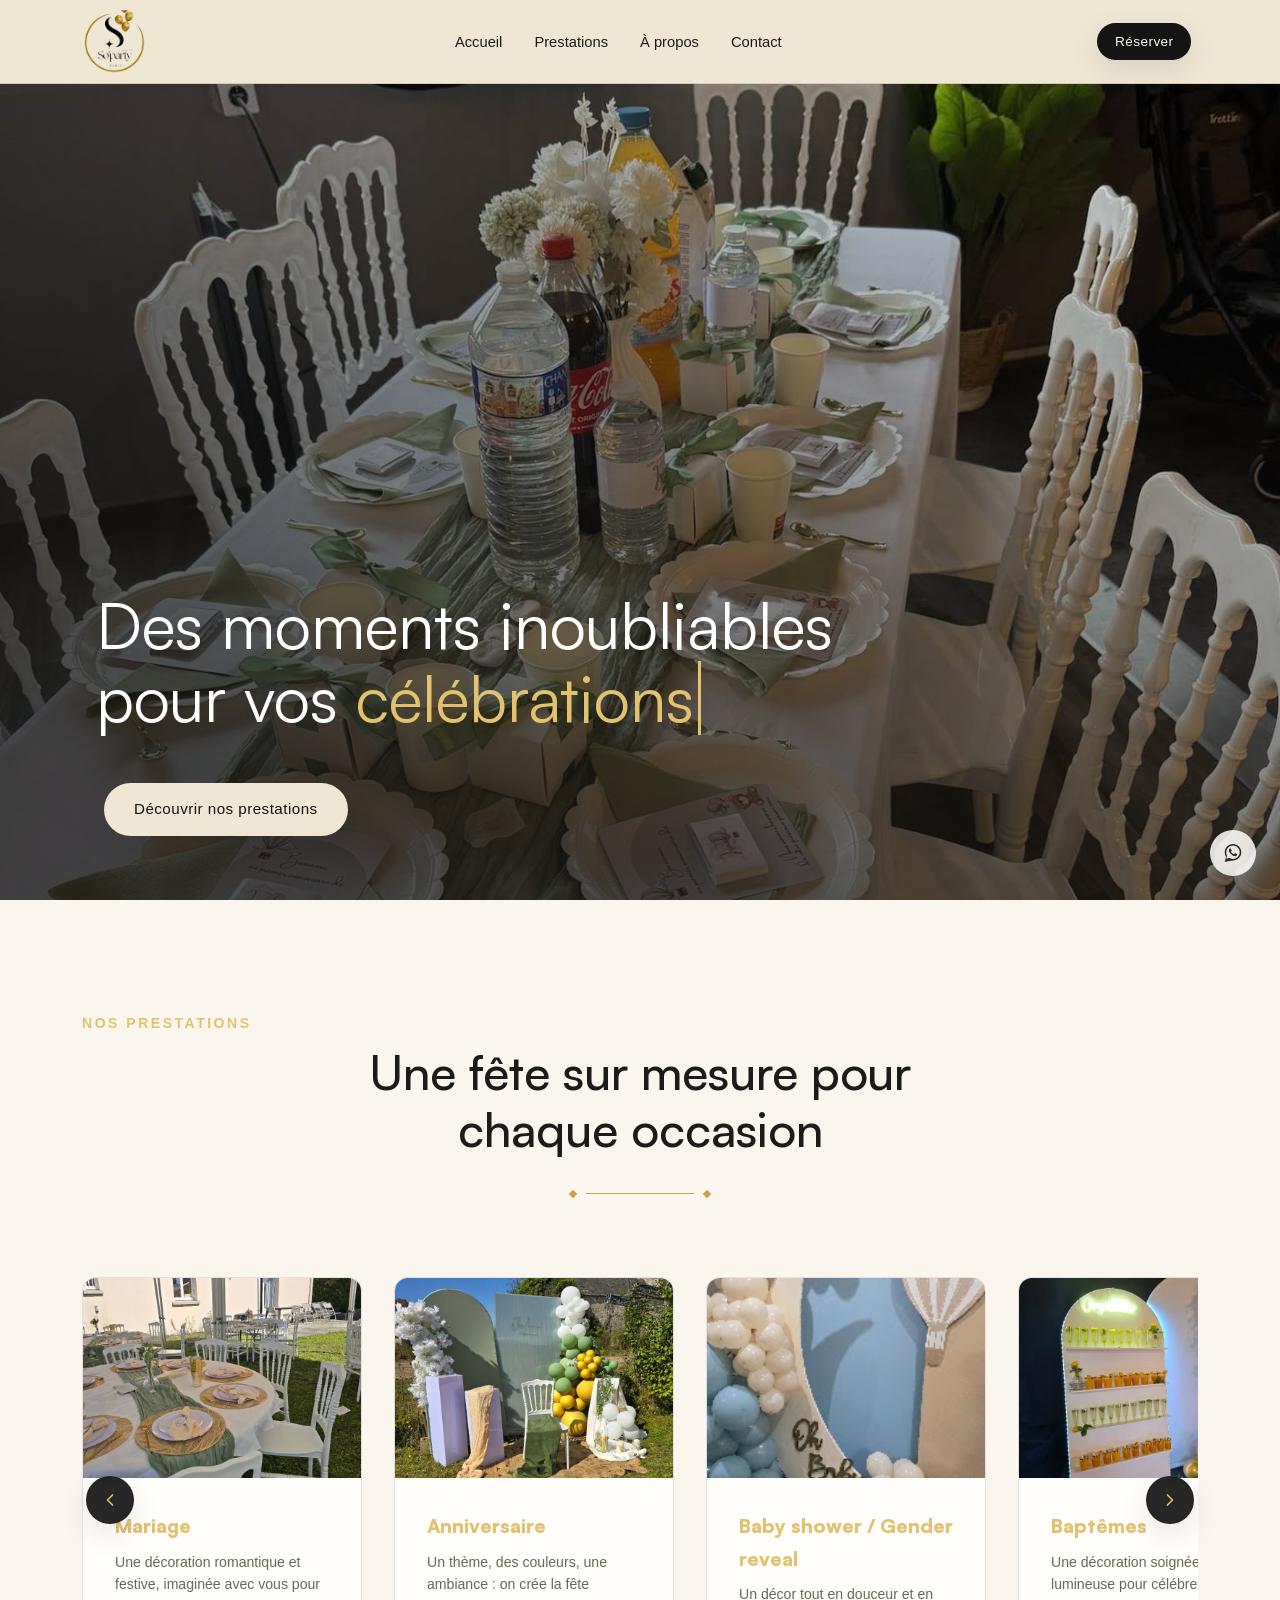
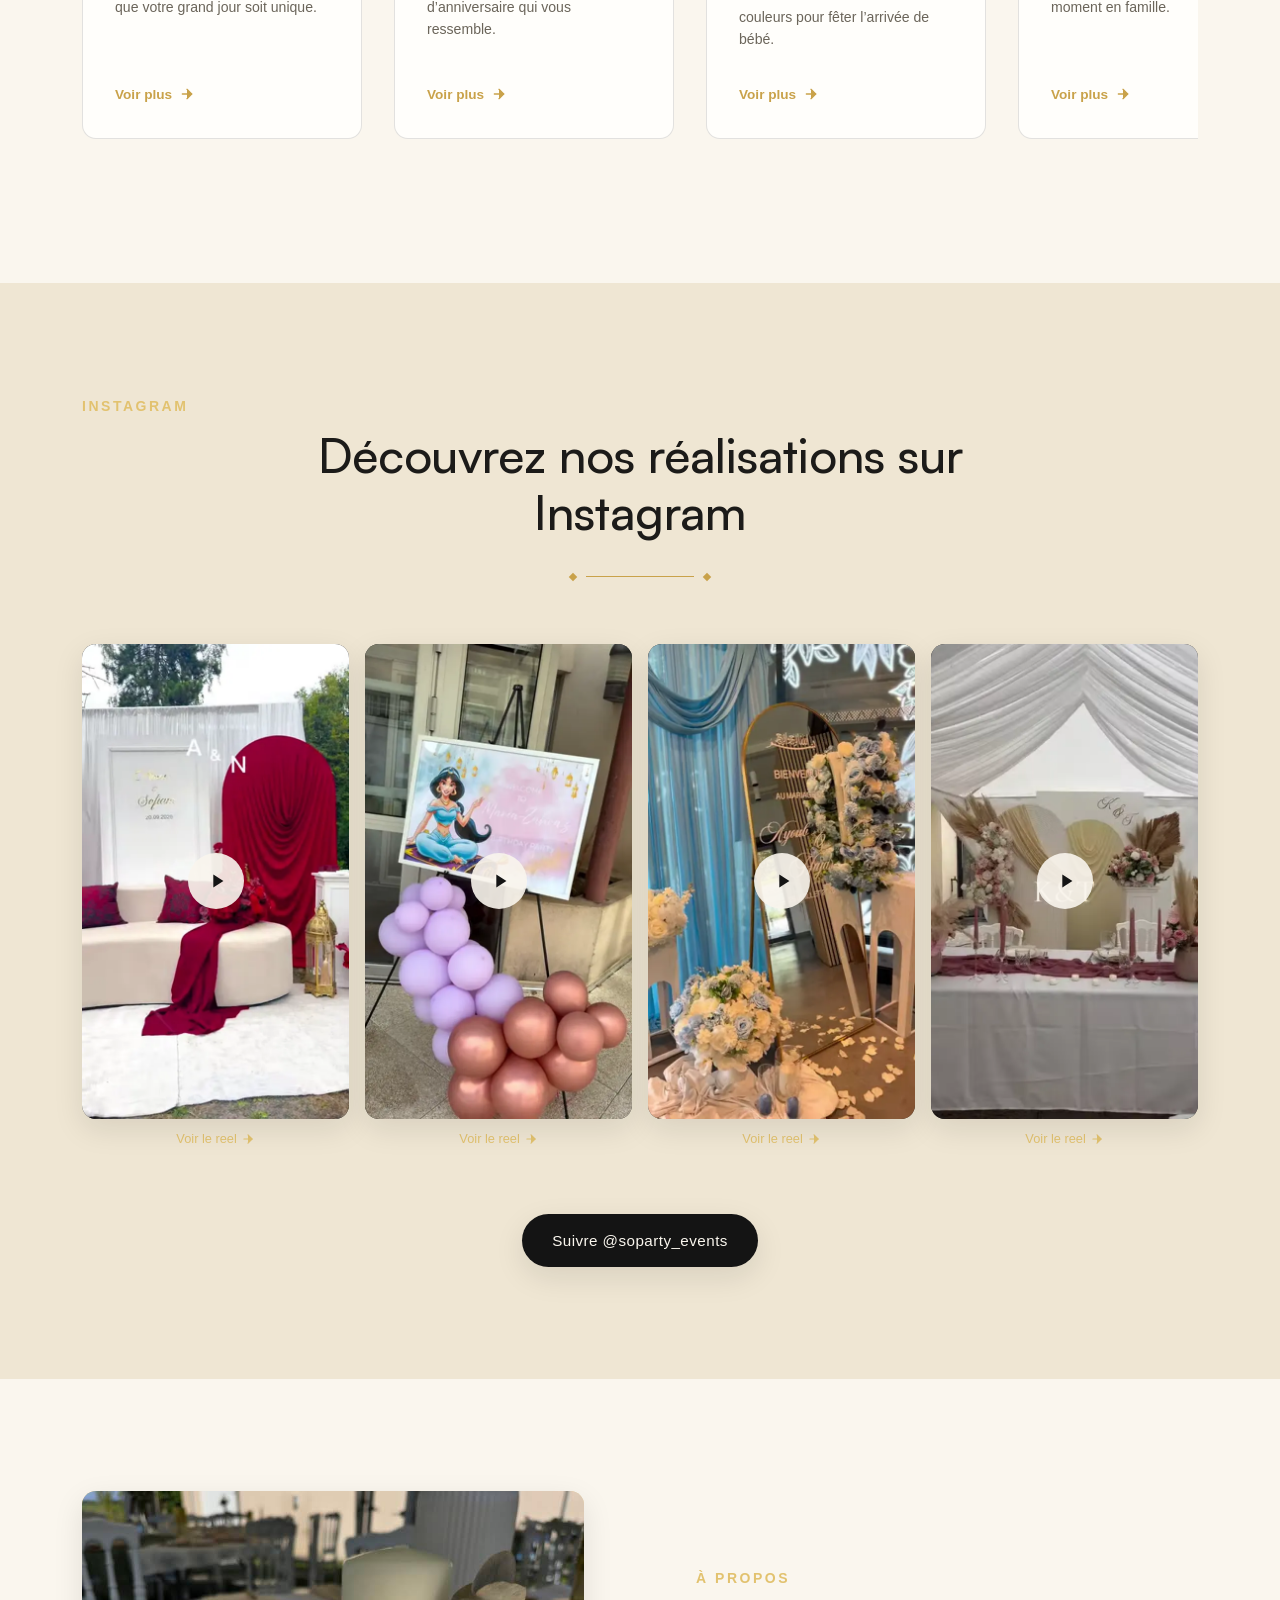
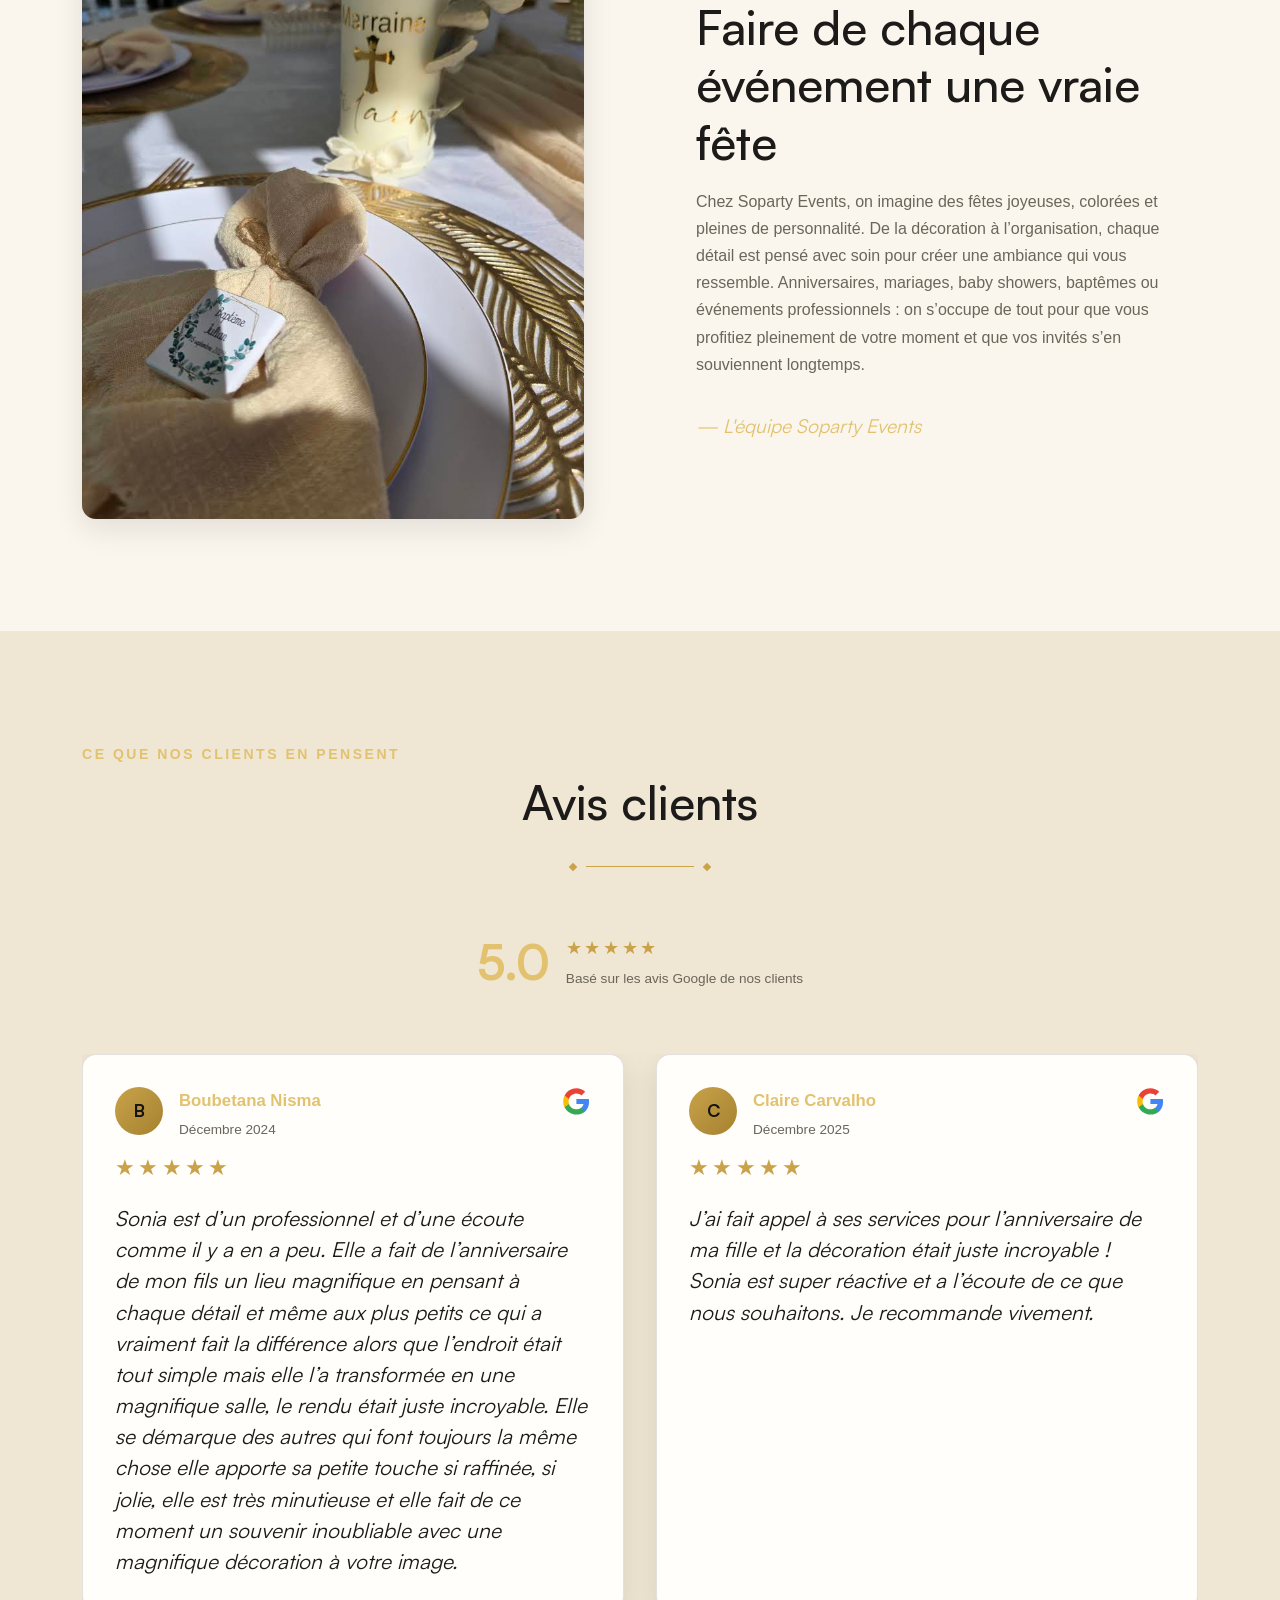
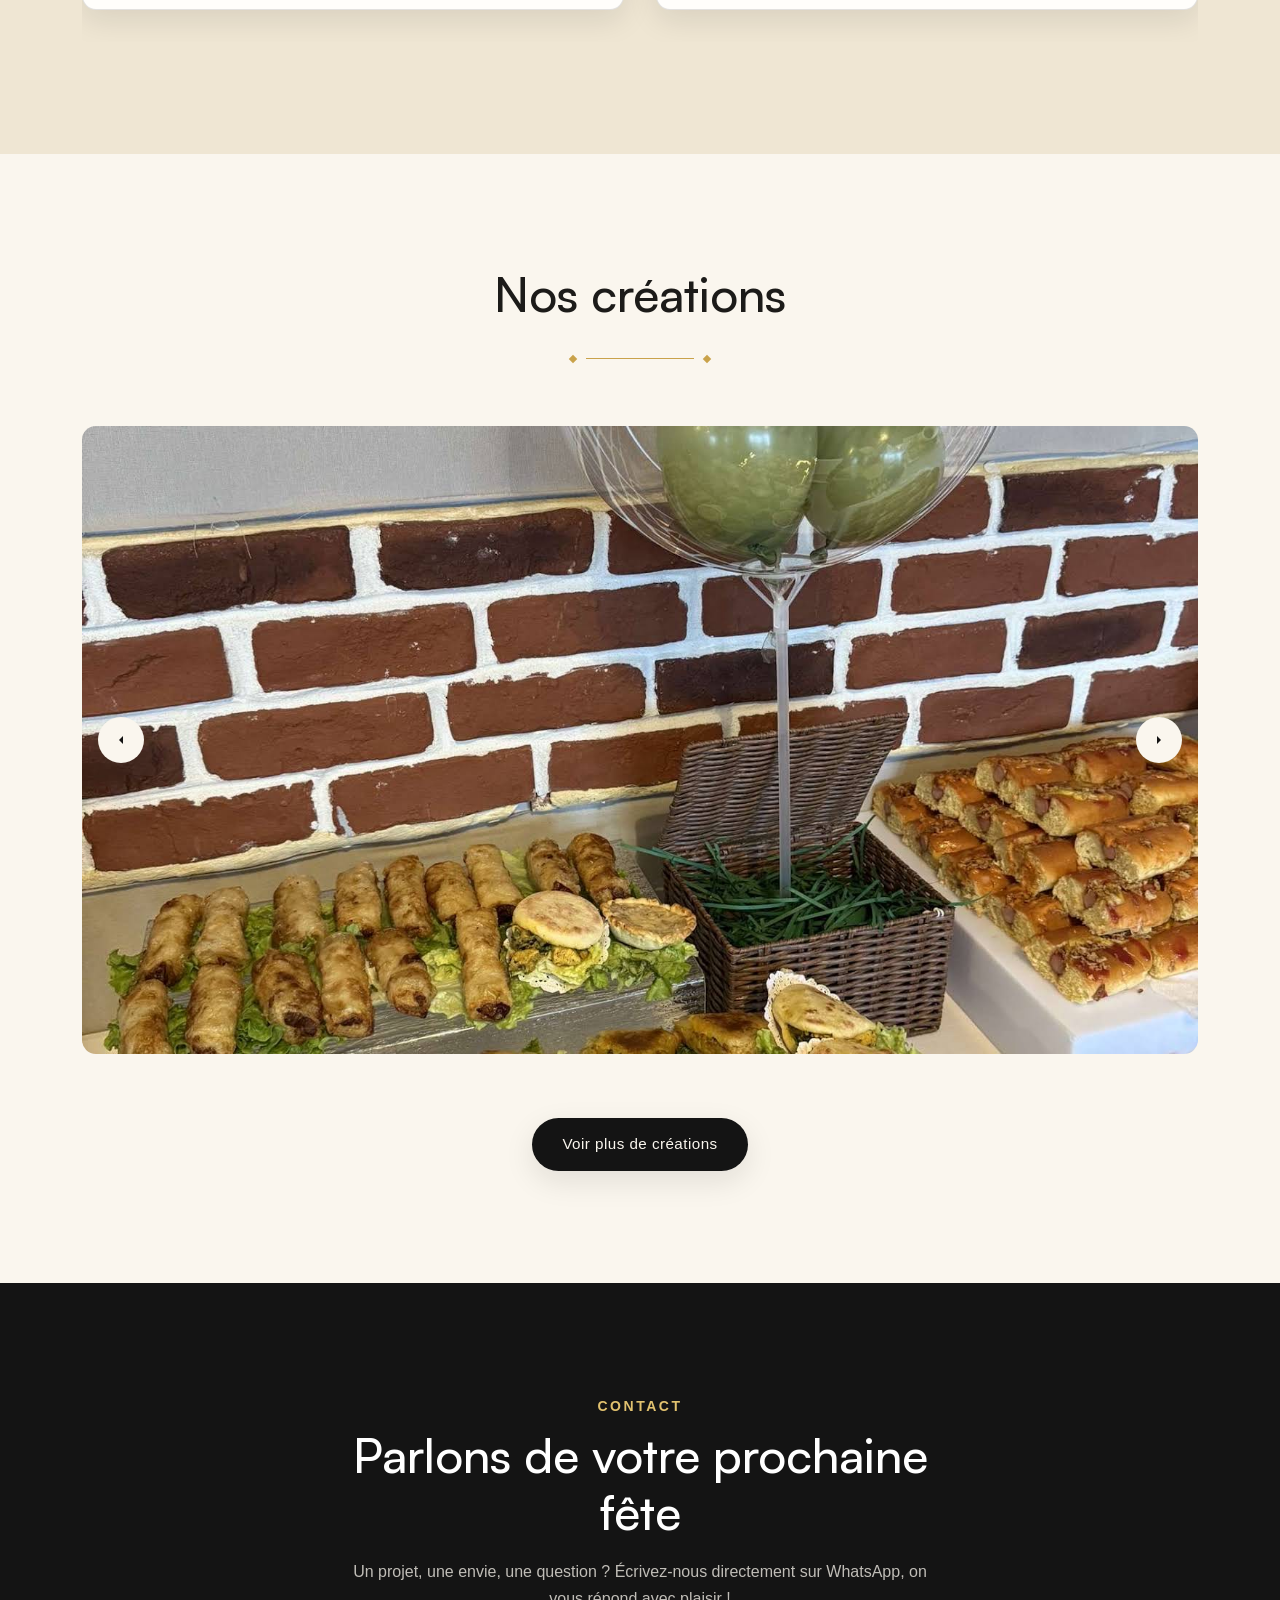
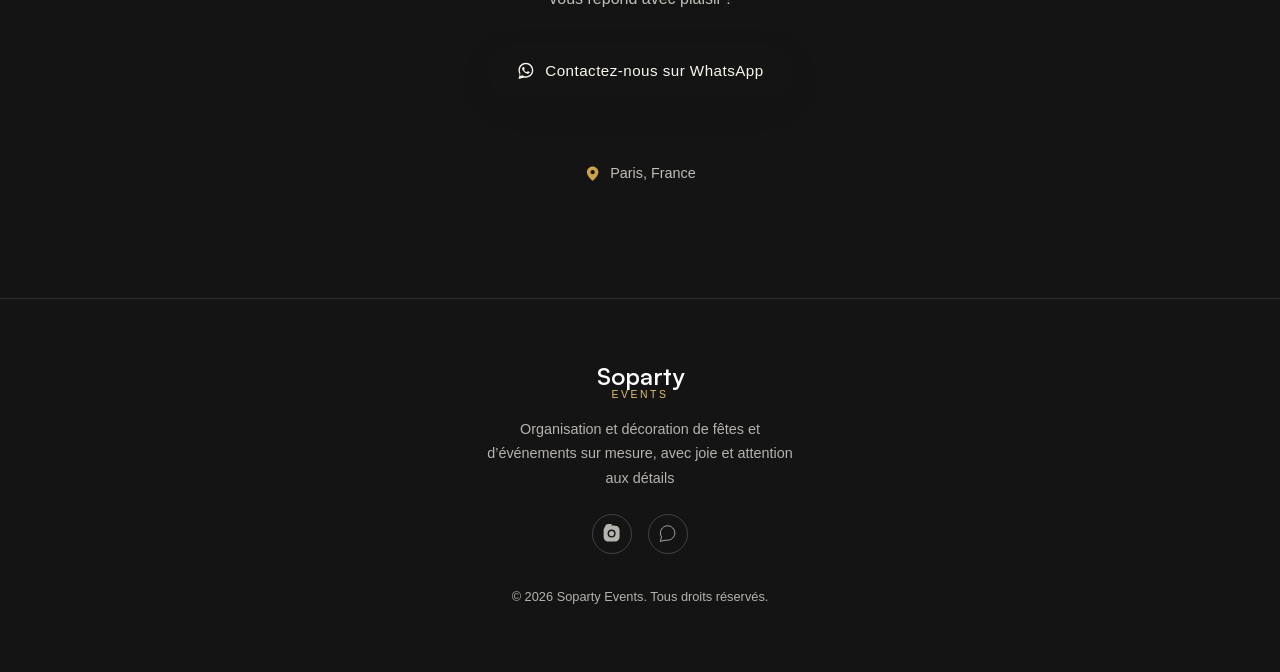
<file: index.html>
<!doctype html>
<html lang="fr">
  <head>
    <meta charset="UTF-8" />
    <meta name="viewport" content="width=device-width, initial-scale=1.0" />
    <title>Soparty Events — Organisation &amp; décoration de fêtes et d’événements</title>
    <meta
      name="description"
      content="Soparty Events : organisation et décoration de fêtes et d’événements. Mariages, anniversaires, baby showers, baptêmes et projets sur mesure pour des moments joyeux et inoubliables."
    />

    <link rel="preconnect" href="https://fonts.googleapis.com" />
    <link rel="preconnect" href="https://fonts.gstatic.com" crossorigin />
    <link
      href="https://fonts.googleapis.com/css2?family=Fraunces:ital,opsz,wght@0,9..144,400;0,9..144,500;0,9..144,600;1,9..144,500&family=DM+Sans:wght@300;400;500;600;700&display=swap"
      rel="stylesheet"
    />

    <link rel="stylesheet" href="style.css" />
  </head>
  <body>
    <a href="#main-content" class="skip-link">Aller au contenu principal</a>

    <!-- ============ HEADER ============ -->
    <header class="site-header" id="site-header">
      <div class="header__inner">
        <a
          href="#accueil"
          class="logo"
          aria-label="Soparty Events, retour à l'accueil"
        >
          <img src="assets/images/logo.webp" alt="Soparty Events">
        </a>

        <nav class="main-nav" id="main-nav" aria-label="Navigation principale">
          <ul class="main-nav__list">
            <li><a href="index.html" class="main-nav__link">Accueil</a></li>
            <li>
              <a href="#" class="main-nav__link">Prestations</a>
            </li>
            <li>
              <a href="#" class="main-nav__link">À propos</a>
            </li>
            <li><a href="#" class="main-nav__link">Contact</a></li>
          </ul>
          <div class="bottom-shape"></div>
        </nav>

        <div class="header__actions">
          <a href="devis.html" class="btn btn--gold btn--small header__cta"
            >Réserver</a
          >

          <button
            type="button"
            class="burger"
            id="burger"
            aria-expanded="false"
            aria-controls="main-nav"
            aria-label="Ouvrir le menu"
          >
            <span class="burger__bar"></span>
            <span class="burger__bar"></span>
            <span class="burger__bar"></span>
          </button>
        </div>
      </div>
    </header>

    <main id="main-content">
      <!-- ============ HERO ============ -->
      <section class="hero" id="accueil">
        <!-- IMAGE: remplacer assets/images/hero.webp par une photo haute résolution de vos réalisations -->
        <img
          class="hero__image"
          src="assets/images/hero.webp"
          alt="Décoration événementielle Soparty Events"
          onerror="this.style.display = 'none'"
        />
        <div class="hero__overlay" aria-hidden="true"></div>

        <div class="hero__content">

          <h1 class="hero__title">
            Des moments inoubliables <br> pour vos 
            <span
              class="hero__typewriter"
              id="heroTypewriter"
              aria-live="polite"
            ></span>
          </h1>
          <a href="#collections" class="btn hero__btn"
            >Découvrir nos prestations</a
          >
        </div>
      </section>

      <!-- ============ COLLECTIONS — CARROUSEL ============ -->
      <section class="section collections" id="collections">
        <div class="container">
          <p class="eyebrow">Nos prestations</p>
          <h2 class="section__title">
            Une fête sur mesure pour chaque occasion
          </h2>
          <div class="divider" aria-hidden="true"><span></span></div>

          <div class="carousel">
            <!-- Flèches de navigation (desktop) -->
            <button
              class="carousel__arrow carousel__arrow--left"
              id="carouselPrev"
              aria-label="Collection précédente"
            >
              <svg
                viewBox="0 0 24 24"
                fill="none"
                stroke="currentColor"
                stroke-width="2"
                stroke-linecap="round"
                stroke-linejoin="round"
              >
                <path d="m15 18-6-6 6-6" />
              </svg>
            </button>
            <button
              class="carousel__arrow carousel__arrow--right"
              id="carouselNext"
              aria-label="Collection suivante"
            >
              <svg
                viewBox="0 0 24 24"
                fill="none"
                stroke="currentColor"
                stroke-width="2"
                stroke-linecap="round"
                stroke-linejoin="round"
              >
                <path d="m9 18 6-6-6-6" />
              </svg>
            </button>

            <div class="carousel__track">
              <!-- Carte 1 : Mariage -->
              <article class="card">
                <div class="card__image">
                  <!-- IMAGE: assets/images/collection-mariage.webp -->
                  <img
                    src="assets/images/prestation-mariage.webp"
                    alt="Décoration de mariage Soparty Events"
                    loading="lazy"
                    onerror="this.parentElement.classList.add('is-placeholder')"
                  />
                </div>
                <div class="card__body">
                  <h3 class="card__title">Mariage</h3>
                  <p class="card__text">
                    Une décoration romantique et festive, imaginée avec vous pour que
                    votre grand jour soit unique.
                  </p>
                  <a href="index.html" class="card__link">
                    Voir plus
                    <svg
                      viewBox="0 0 24 24"
                      fill="none"
                      stroke="currentColor"
                      stroke-width="2"
                      stroke-linecap="round"
                      stroke-linejoin="round"
                    >
                      <path d="M5 12h14" />
                      <path d="m12 5 7 7-7 7" />
                    </svg>
                  </a>
                </div>
              </article>

              <!-- Carte 2 : Anniversaire -->
              <article class="card">
                <div class="card__image">
                  <!-- IMAGE: assets/images/collection-anniversaire.webp -->
                  <img
                    src="assets/images/prestation-anniversaire.webp"
                    alt="Décoration d’anniversaire sur mesure Soparty Events"
                    loading="lazy"
                    onerror="this.parentElement.classList.add('is-placeholder')"
                  />
                </div>
                <div class="card__body">
                  <h3 class="card__title">Anniversaire</h3>
                  <p class="card__text">
                    Un thème, des couleurs, une ambiance : on crée la fête d’anniversaire qui vous ressemble.
                  </p>
                  <a href="index.html" class="card__link">
                    Voir plus
                    <svg
                      viewBox="0 0 24 24"
                      fill="none"
                      stroke="currentColor"
                      stroke-width="2"
                      stroke-linecap="round"
                      stroke-linejoin="round"
                    >
                      <path d="M5 12h14" />
                      <path d="m12 5 7 7-7 7" />
                    </svg>
                  </a>
                </div>
              </article>

              <!-- Carte 3 : Baby shower / Gender reveal -->
              <article class="card">
                <div class="card__image">
                  <!-- IMAGE: assets/images/collection-babyshower.webp -->
                  <img
                    src="assets/images/prestation-babyshower.webp"
                    alt="Décoration baby shower Soparty Events"
                    loading="lazy"
                    onerror="this.parentElement.classList.add('is-placeholder')"
                  />
                </div>
                <div class="card__body">
                  <h3 class="card__title">Baby shower / Gender reveal</h3>
                  <p class="card__text">
                    Un décor tout en douceur et en couleurs pour fêter l’arrivée de
                    bébé.
                  </p>
                  <a href="index.html" class="card__link">
                    Voir plus
                    <svg
                      viewBox="0 0 24 24"
                      fill="none"
                      stroke="currentColor"
                      stroke-width="2"
                      stroke-linecap="round"
                      stroke-linejoin="round"
                    >
                      <path d="M5 12h14" />
                      <path d="m12 5 7 7-7 7" />
                    </svg>
                  </a>
                </div>
              </article>

              <!-- Carte 4 : Baptemes -->
              <article class="card">
                <div class="card__image">
                  <!-- IMAGE: assets/images/collection-pro.webp -->
                  <img
                    src="assets/images/prestation-pro.webp"
                    alt="Décoration de baptême Soparty Events"
                    loading="lazy"
                    onerror="this.parentElement.classList.add('is-placeholder')"
                  />
                </div>
                <div class="card__body">
                  <h3 class="card__title">Baptêmes</h3>
                  <p class="card__text">
                    Une décoration soignée et lumineuse pour célébrer ce moment en famille.
                  </p>
                  <a href="index.html" class="card__link">
                    Voir plus
                    <svg
                      viewBox="0 0 24 24"
                      fill="none"
                      stroke="currentColor"
                      stroke-width="2"
                      stroke-linecap="round"
                      stroke-linejoin="round"
                    >
                      <path d="M5 12h14" />
                      <path d="m12 5 7 7-7 7" />
                    </svg>
                  </a>
                </div>
              </article>
            </div>
            <!-- /.carousel__track -->
          </div>
          <!-- /.carousel -->
        </div>
      </section>

      <!-- ============ VIDEOS INSTAGRAM ============ -->
      <section class="section instagram" id="instagram">
        <div class="container">
          <p class="eyebrow">Instagram</p>
          <h2 class="section__title">Découvrez nos réalisations sur Instagram</h2>
          <div class="divider" aria-hidden="true"><span></span></div>

          <div class="instagram__grid">
            <!-- ⚠️ À VÉRIFIER : ces 4 cartes pointaient vers des reels ancien compte précis.
             Remplace les liens ci-dessous par 4 reels réels de @soparty_events
             (ouvre chaque reel sur Instagram et copie son URL), sinon retire les cartes. -->

            <figure class="ig-card">
              <div class="ig-card__media">
                <!-- VIDEO: assets/videos/clip-1.mp4 (+ poster assets/images/clip-1-poster.webp) -->
                <video
                  class="ig-card__video"
                  muted
                  loop
                  playsinline
                  preload="none"
                  poster="assets/images/clip-1-poster.webp"
                >
                  <source src="assets/videos/clip-1.mp4" type="video/mp4" />
                </video>
                <button
                  type="button"
                  class="ig-card__play"
                  aria-label="Lire la vidéo 1"
                >
                  <svg viewBox="0 0 24 24" aria-hidden="true">
                    <path d="M8 5v14l11-7z" />
                  </svg>
                </button>
              </div>
              <a
                class="ig-card__reel-link"
                href="https://www.instagram.com/reel/DWG4O0kCAlh/"
                target="_blank"
                rel="noopener noreferrer"
              >
                Voir le reel
                <svg
                  viewBox="0 0 24 24"
                  fill="none"
                  stroke="currentColor"
                  stroke-width="2"
                  stroke-linecap="round"
                  stroke-linejoin="round"
                  aria-hidden="true"
                >
                  <path d="M5 12h14" />
                  <path d="m12 5 7 7-7 7" />
                </svg>
              </a>
            </figure>

            <figure class="ig-card">
              <div class="ig-card__media">
                <video
                  class="ig-card__video"
                  muted
                  loop
                  playsinline
                  preload="none"
                  poster="assets/images/clip-2-poster.webp"
                >
                  <source src="assets/videos/clip-2.mp4" type="video/mp4" />
                </video>
                <button
                  type="button"
                  class="ig-card__play"
                  aria-label="Lire la vidéo 2"
                >
                  <svg viewBox="0 0 24 24" aria-hidden="true">
                    <path d="M8 5v14l11-7z" />
                  </svg>
                </button>
              </div>
              <a
                class="ig-card__reel-link"
                href="https://www.instagram.com/reel/C9xQQZSoyLU/"
                target="_blank"
                rel="noopener noreferrer"
              >
                Voir le reel
                <svg
                  viewBox="0 0 24 24"
                  fill="none"
                  stroke="currentColor"
                  stroke-width="2"
                  stroke-linecap="round"
                  stroke-linejoin="round"
                  aria-hidden="true"
                >
                  <path d="M5 12h14" />
                  <path d="m12 5 7 7-7 7" />
                </svg>
              </a>
            </figure>

            <figure class="ig-card">
              <div class="ig-card__media">
                <video
                  class="ig-card__video"
                  muted
                  loop
                  playsinline
                  preload="none"
                  poster="assets/images/clip-3-poster.webp"
                >
                  <source src="assets/videos/clip-3.mp4" type="video/mp4" />
                </video>
                <button
                  type="button"
                  class="ig-card__play"
                  aria-label="Lire la vidéo 3"
                >
                  <svg viewBox="0 0 24 24" aria-hidden="true">
                    <path d="M8 5v14l11-7z" />
                  </svg>
                </button>
              </div>
              <a
                class="ig-card__reel-link"
                href="https://www.instagram.com/reel/C0meT9eIpwa/"
                target="_blank"
                rel="noopener noreferrer"
              >
                Voir le reel
                <svg
                  viewBox="0 0 24 24"
                  fill="none"
                  stroke="currentColor"
                  stroke-width="2"
                  stroke-linecap="round"
                  stroke-linejoin="round"
                  aria-hidden="true"
                >
                  <path d="M5 12h14" />
                  <path d="m12 5 7 7-7 7" />
                </svg>
              </a>
            </figure>

            <figure class="ig-card">
              <div class="ig-card__media">
                <video
                  class="ig-card__video"
                  muted
                  loop
                  playsinline
                  preload="none"
                  poster="assets/images/clip-4-poster.webp"
                >
                  <source src="assets/videos/clip-4.mp4" type="video/mp4" />
                </video>
                <button
                  type="button"
                  class="ig-card__play"
                  aria-label="Lire la vidéo 4"
                >
                  <svg viewBox="0 0 24 24" aria-hidden="true">
                    <path d="M8 5v14l11-7z" />
                  </svg>
                </button>
              </div>
              <a
                class="ig-card__reel-link"
                href="https://www.instagram.com/reel/DZNsaV_IvI5/"
                target="_blank"
                rel="noopener noreferrer"
              >
                Voir le reel
                <svg
                  viewBox="0 0 24 24"
                  fill="none"
                  stroke="currentColor"
                  stroke-width="2"
                  stroke-linecap="round"
                  stroke-linejoin="round"
                  aria-hidden="true"
                >
                  <path d="M5 12h14" />
                  <path d="m12 5 7 7-7 7" />
                </svg>
              </a>
            </figure>
          </div>

          <a
            href="https://www.instagram.com/soparty_events/"
            target="_blank"
            rel="noopener noreferrer"
            class="btn btn--gold instagram__btn"
            >Suivre @soparty_events</a
          >
        </div>
      </section>

      <!-- ============ COMMENT ON TRAVAILLE ============ -->
      <section class="section approach" id="approche">
        <div class="container approach__inner">
          <div class="approach__media">
            <!-- IMAGE: assets/images/approche.webp -->
            <img
              src="assets/images/approche.webp"
              alt="L'équipe Soparty Events avec une cliente"
              loading="lazy"
              onerror="this.parentElement.classList.add('is-placeholder')"
            />
          </div>
          <div class="approach__content">
            <p class="eyebrow">À propos</p>
            <h2 class="section__title section__title--left">
              Faire de chaque événement une vraie fête
            </h2>
            <p class="approach__text">
              Chez Soparty Events, on imagine des fêtes joyeuses, colorées et pleines de personnalité. De la décoration à l’organisation, chaque détail est pensé avec soin pour créer une ambiance qui vous ressemble.

              Anniversaires, mariages, baby showers, baptêmes ou événements professionnels : on s’occupe de tout pour que vous profitiez pleinement de votre moment et que vos invités s’en souviennent longtemps.
            </p>
            <p class="approach__signature">— L'équipe Soparty Events</p>
          </div>
        </div>
      </section>

      <!-- ============ AVIS CLIENTS (style Trustindex) ============ -->
      <!-- ⚠️ À VÉRIFIER : les avis ci-dessous sont des exemples à remplacer.
       Utilise tes vrais avis Google (mêmes noms, dates, notes et textes que sur ta fiche Google Maps),
       sinon retire cette section : afficher de faux avis peut être considéré comme trompeur. -->
      <section class="section reviews" id="avis">
        <div class="container">
          <p class="eyebrow">Ce que nos clients en pensent</p>
          <h2 class="section__title">Avis clients</h2>
          <div class="divider" aria-hidden="true"><span></span></div>

          <div class="reviews__summary">
            <span class="reviews__score">5.0</span>
            <div class="reviews__summary-details">
              <div class="reviews__summary-stars" aria-hidden="true">★★★★★</div>
              <p class="reviews__summary-text">
                Basé sur les avis Google de nos clients
              </p>
            </div>
          </div>

          <div class="reviews__grid">
            <article class="review-card">
              <div class="review-card__top">
                <div class="review-card__header">
                  <div class="review-card__identity">
                    <span class="review-card__avatar" aria-hidden="true"
                      >B</span
                    >
                    <div class="review-card__review-id">
                      <p class="review-card__author">


Boubetana Nisma</p>
                      <p class="review-card__date">Décembre 2024</p>
                    </div>
                  </div>
                  <div class="review-card__stars" aria-label="5 étoiles">
                    ★★★★★
                  </div>
                </div>

                <div class="reviews__google-icon">
                  <svg
                    viewBox="0 0 24 24"
                    width="48"
                    height="48"
                    xmlns="http://www.w3.org/2000/svg"
                  >
                    <path
                      d="M22.56 12.25c0-.78-.07-1.53-.2-2.25H12v4.26h5.92c-.26 1.37-1.04 2.53-2.21 3.31v2.77h3.57c2.08-1.92 3.28-4.74 3.28-8.09z"
                      fill="#4285F4"
                    />
                    <path
                      d="M12 23c2.97 0 5.46-.98 7.28-2.66l-3.57-2.77c-.98.66-2.23 1.06-3.71 1.06-2.86 0-5.29-1.93-6.16-4.53H2.18v2.84C3.99 20.53 7.7 23 12 23z"
                      fill="#34A853"
                    />
                    <path
                      d="M5.84 14.09c-.22-.66-.35-1.36-.35-2.09s.13-1.43.35-2.09V7.07H2.18C1.43 8.55 1 10.22 1 12s.43 3.45 1.18 4.93l2.85-2.22.81-.62z"
                      fill="#FBBC05"
                    />
                    <path
                      d="M12 5.38c1.62 0 3.06.56 4.21 1.64l3.15-3.15C17.45 2.09 14.97 1 12 1 7.7 1 3.99 3.47 2.18 7.07l3.66 2.84c.87-2.6 3.3-4.53 6.16-4.53z"
                      fill="#EA4335"
                    />
                  </svg>
                </div>
              </div>

              <p class="review-card__text">Sonia est d’un professionnel et d’une écoute comme il y a en a peu.
Elle a fait de l’anniversaire de mon fils un lieu magnifique en pensant à chaque détail et même aux plus petits ce qui a vraiment fait la différence alors que l’endroit était tout simple mais elle l’a transformée en une magnifique salle, le rendu était juste incroyable.
Elle se démarque des autres qui font toujours la même chose elle apporte sa petite touche si raffinée, si jolie, elle est très minutieuse et elle fait de ce moment un souvenir inoubliable avec une magnifique décoration à votre image.</p>
            </article>

            <article class="review-card">
              <div class="review-card__top">
                <div class="review-card__header">
                  <div class="review-card__identity">
                    <span class="review-card__avatar" aria-hidden="true"
                      >C</span
                    >
                    <div class="review-card__review-id">
                      <p class="review-card__author">


Claire Carvalho</p>
                      <p class="review-card__date">Décembre 2025</p>
                    </div>
                  </div>
                  <div class="review-card__stars" aria-label="5 étoiles">
                    ★★★★★
                  </div>
                </div>

                <div class="reviews__google-icon">
                  <svg
                    viewBox="0 0 24 24"
                    width="48"
                    height="48"
                    xmlns="http://www.w3.org/2000/svg"
                  >
                    <path
                      d="M22.56 12.25c0-.78-.07-1.53-.2-2.25H12v4.26h5.92c-.26 1.37-1.04 2.53-2.21 3.31v2.77h3.57c2.08-1.92 3.28-4.74 3.28-8.09z"
                      fill="#4285F4"
                    />
                    <path
                      d="M12 23c2.97 0 5.46-.98 7.28-2.66l-3.57-2.77c-.98.66-2.23 1.06-3.71 1.06-2.86 0-5.29-1.93-6.16-4.53H2.18v2.84C3.99 20.53 7.7 23 12 23z"
                      fill="#34A853"
                    />
                    <path
                      d="M5.84 14.09c-.22-.66-.35-1.36-.35-2.09s.13-1.43.35-2.09V7.07H2.18C1.43 8.55 1 10.22 1 12s.43 3.45 1.18 4.93l2.85-2.22.81-.62z"
                      fill="#FBBC05"
                    />
                    <path
                      d="M12 5.38c1.62 0 3.06.56 4.21 1.64l3.15-3.15C17.45 2.09 14.97 1 12 1 7.7 1 3.99 3.47 2.18 7.07l3.66 2.84c.87-2.6 3.3-4.53 6.16-4.53z"
                      fill="#EA4335"
                    />
                  </svg>
                </div>
              </div>

              <p class="review-card__text">J’ai fait appel à ses services pour l’anniversaire de ma fille et la décoration était juste incroyable ! Sonia est super réactive et a l’écoute de ce que nous souhaitons. Je recommande vivement.</p>
            </article>
          </div>
        </div>
      </section>

      <!-- <section class="section trust">
        <div class="container">
          <h2 class="section__title">Ils nous font confiance</h2>
        </div>
        <div class="logos">
          <div class="logos__track">
            <div class="logos__group">
              <img src="assets/images/logos/casino_barriere.webp" alt="Casino Barrière" class="trust__image">
              <img src="assets/images/logos/cgrcinema.webp" alt="CGR Cinema" class="trust__image">
              <img src="assets/images/logos/CSE_CMA_CGM.webp" alt="CSE CMA CGM" class="trust__image">
              <img src="assets/images/logos/groupe_bertrand.webp" alt="Groupe Bertrand" class="trust__image">
              <img src="assets/images/logos/pitaya.webp" alt="Pitaya" class="trust__image">
              <img src="assets/images/logos/societe_gagneraud.webp" alt="Société Gagneraud" class="trust__image">
            </div>

            <div class="logos__group" aria-hidden="true">
              <img src="assets/images/logos/casino_barriere.webp" alt="" class="trust__image">
              <img src="assets/images/logos/cgrcinema.webp" alt="" class="trust__image">
              <img src="assets/images/logos/CSE_CMA_CGM.webp" alt="" class="trust__image">
              <img src="assets/images/logos/groupe_bertrand.webp" alt="" class="trust__image">
              <img src="assets/images/logos/pitaya.webp" alt="" class="trust__image">
              <img src="assets/images/logos/societe_gagneraud.webp" alt="" class="trust__image">
            </div>  
            <div class="logos__group" aria-hidden="true">
              <img src="assets/images/logos/casino_barriere.webp" alt="" class="trust__image">
              <img src="assets/images/logos/cgrcinema.webp" alt="" class="trust__image">
              <img src="assets/images/logos/CSE_CMA_CGM.webp" alt="" class="trust__image">
              <img src="assets/images/logos/groupe_bertrand.webp" alt="" class="trust__image">
              <img src="assets/images/logos/pitaya.webp" alt="" class="trust__image">
              <img src="assets/images/logos/societe_gagneraud.webp" alt="" class="trust__image">
            </div>               
            
          </div>

         
          </div>
        </div>
      </section> -->

      <!-- ============ GALERIE ============ -->
      <section class="section gallery" id="galerie">
        <div class="container">
          <h2 class="section__title">Nos créations</h2>
          <div class="divider" aria-hidden="true"><span></span></div>

          <div class="gallery__slider" id="gallery-slider">
            <div class="gallery__track" id="gallery-track">
              <!-- IMAGES: assets/images/gallery-1.webp à gallery-6.webp -->
              <div class="gallery__slide">
                <img
                  src="assets/images/gallery-1.webp"
                  alt="Création Soparty Events 1"
                  loading="lazy"
                  onerror="this.parentElement.classList.add('is-placeholder')"
                />
              </div>
              <div class="gallery__slide">
                <img
                  src="assets/images/gallery-2.webp"
                  alt="Création Soparty Events 2"
                  loading="lazy"
                  onerror="this.parentElement.classList.add('is-placeholder')"
                />
              </div>
              <div class="gallery__slide">
                <img
                  src="assets/images/gallery-3.webp"
                  alt="Création Soparty Events 3"
                  loading="lazy"
                  onerror="this.parentElement.classList.add('is-placeholder')"
                />
              </div>
              <div class="gallery__slide">
                <img
                  src="assets/images/gallery-4.webp"
                  alt="Création Soparty Events 4"
                  loading="lazy"
                  onerror="this.parentElement.classList.add('is-placeholder')"
                />
              </div>
              <div class="gallery__slide">
                <img
                  src="assets/images/gallery-5.webp"
                  alt="Création Soparty Events 5"
                  loading="lazy"
                  onerror="this.parentElement.classList.add('is-placeholder')"
                />
              </div>
              <div class="gallery__slide">
                <img
                  src="assets/images/gallery-6.webp"
                  alt="Création Soparty Events 6"
                  loading="lazy"
                  onerror="this.parentElement.classList.add('is-placeholder')"
                />
              </div>
            </div>

            <button
              type="button"
              class="gallery__arrow gallery__arrow--prev"
              id="gallery-prev"
              aria-label="Image précédente"
            >
              <svg viewBox="0 0 24 24" aria-hidden="true">
                <path d="M15 18l-6-6 6-6" />
              </svg>
            </button>
            <button
              type="button"
              class="gallery__arrow gallery__arrow--next"
              id="gallery-next"
              aria-label="Image suivante"
            >
              <svg viewBox="0 0 24 24" aria-hidden="true">
                <path d="M9 18l6-6-6-6" />
              </svg>
            </button>
          </div>

          <div class="gallery__cta">
            <a
              href="https://www.instagram.com/soparty_events/"
              target="_blank"
              rel="noopener noreferrer"
              class="btn btn--gold"
              >Voir plus de créations</a
            >
          </div>
        </div>
      </section>

      <!-- ============ CONTACT ============ -->
      <section class="section contact" id="contact">
        <div class="container contact__inner">
          <p class="eyebrow eyebrow--on-dark">Contact</p>
          <h2 class="section__title section__title--on-dark">
            Parlons de votre prochaine fête
          </h2>
          <p class="contact__text">
            Un projet, une envie, une question ? Écrivez-nous directement sur
            WhatsApp, on vous répond avec plaisir !
          </p>

          <!-- ⚠️ À VÉRIFIER : numéro WhatsApp à remplacer par le vôtre (format wa.me/33XXXXXXXXX) -->
          <a
            href="https://wa.me/33XXXXXXXXX"
            target="_blank"
            rel="noopener noreferrer"
            class="btn btn--gold contact__btn"
          >
            <svg
              class="contact__btn-icon"
              viewBox="0 0 32 32"
              aria-hidden="true"
            >
              <path
                d="M16.001 3C9.373 3 4 8.373 4 15c0 2.386.696 4.607 1.897 6.475L4 29l7.72-1.86A11.94 11.94 0 0 0 16 27c6.628 0 12-5.373 12-12S22.629 3 16.001 3zm0 21.8a9.76 9.76 0 0 1-4.98-1.363l-.357-.213-4.583 1.104 1.223-4.47-.232-.367A9.76 9.76 0 0 1 6.2 15c0-5.404 4.397-9.8 9.801-9.8 5.403 0 9.8 4.396 9.8 9.8 0 5.404-4.397 9.8-9.8 9.8zm5.377-7.34c-.294-.147-1.74-.859-2.01-.957-.27-.098-.466-.147-.663.147-.196.294-.76.957-.933 1.153-.172.196-.343.22-.637.073-.294-.147-1.24-.457-2.362-1.457-.873-.779-1.463-1.74-1.635-2.034-.172-.294-.018-.453.129-.6.132-.132.294-.343.441-.514.147-.172.196-.294.294-.49.098-.196.049-.367-.024-.514-.073-.147-.663-1.597-.909-2.187-.239-.574-.482-.497-.663-.506l-.564-.01c-.196 0-.514.073-.784.367-.27.294-1.03 1.006-1.03 2.455 0 1.448 1.055 2.848 1.202 3.044.147.196 2.076 3.17 5.032 4.444.703.303 1.251.484 1.679.62.705.224 1.347.192 1.854.117.566-.084 1.74-.712 1.985-1.4.245-.69.245-1.28.172-1.4-.073-.122-.269-.196-.563-.343z"
              />
            </svg>
            <span>Contactez-nous sur WhatsApp</span>
          </a>

          <ul class="contact__infos">
            <li>
              <svg viewBox="0 0 24 24" aria-hidden="true">
                <path
                  d="M12 2C7.6 2 4 5.6 4 10c0 5.4 8 12 8 12s8-6.6 8-12c0-4.4-3.6-8-8-8zm0 11a3 3 0 1 1 0-6 3 3 0 0 1 0 6z"
                />
              </svg>
              <!-- ⚠️ À REMPLACER : ville / zone d'intervention de Soparty Events -->
              <span>Paris, France</span>
            </li>
          </ul>
        </div>
      </section>
    </main>

    <!-- ============ FOOTER ============ -->
    <footer class="site-footer">
      <div class="container site-footer__inner">
        <div class="site-footer__brand">
          <span class="logo__main">Soparty</span>
          <span class="logo__sub">Events</span>
        </div>
        <p class="site-footer__tagline">
          Organisation et décoration de fêtes et d’événements sur mesure, avec joie et attention aux détails
        </p>
        <div class="site-footer__socials">
          <a
            href="https://www.instagram.com/soparty_events/"
            target="_blank"
            rel="noopener noreferrer"
            aria-label="Instagram Soparty Events"
          >
            <svg viewBox="0 0 24 24" aria-hidden="true">
              <path
                d="M12 2c2.7 0 3.06.01 4.12.06 1.06.05 1.79.22 2.43.47.66.26 1.22.6 1.77 1.15.55.55.9 1.11 1.15 1.77.25.64.42 1.37.47 2.43.05 1.06.06 1.42.06 4.12s-.01 3.06-.06 4.12c-.05 1.06-.22 1.79-.47 2.43a4.9 4.9 0 0 1-1.15 1.77 4.9 4.9 0 0 1-1.77 1.15c-.64.25-1.37.42-2.43.47-1.06.05-1.42.06-4.12.06s-3.06-.01-4.12-.06c-1.06-.05-1.79-.22-2.43-.47a4.9 4.9 0 0 1-1.77-1.15 4.9 4.9 0 0 1-1.15-1.77c-.25-.64-.42-1.37-.47-2.43C2.01 15.06 2 14.7 2 12s.01-3.06.06-4.12c.05-1.06.22-1.79.47-2.43.26-.66.6-1.22 1.15-1.77A4.9 4.9 0 0 1 5.45.53C6.09.28 6.82.11 7.88.06 8.94.01 9.3 0 12 0zm0 5a5 5 0 1 0 0 10 5 5 0 0 0 0-10zm0 8.2a3.2 3.2 0 1 1 0-6.4 3.2 3.2 0 0 1 0 6.4zm5.2-8.4a1.2 1.2 0 1 1-2.4 0 1.2 1.2 0 0 1 2.4 0z"
              />
            </svg>
          </a>
          <!-- ⚠️ À VÉRIFIER : numéro WhatsApp à remplacer par le vôtre -->
          <a
            href="https://wa.me/33XXXXXXXXX"
            target="_blank"
            rel="noopener noreferrer"
            aria-label="WhatsApp Soparty Events"
          >
            <svg viewBox="0 0 32 32" aria-hidden="true">
              <path
                d="M16.001 3C9.373 3 4 8.373 4 15c0 2.386.696 4.607 1.897 6.475L4 29l7.72-1.86A11.94 11.94 0 0 0 16 27c6.628 0 12-5.373 12-12S22.629 3 16.001 3z"
                fill="none"
                stroke="currentColor"
                stroke-width="1.5"
              />
            </svg>
          </a>
        </div>
        <p class="site-footer__copy">
          © <span id="current-year">2026</span> Soparty Events. Tous droits
          réservés.
        </p>
      </div>
    </footer>

    <!-- ============ BOUTON WHATSAPP FLOTTANT ============ -->
    <!-- ⚠️ À VÉRIFIER : numéro WhatsApp à remplacer par le vôtre -->
    <a
      href="https://wa.me/33XXXXXXXXX"
      target="_blank"
      rel="noopener noreferrer"
      class="whatsapp-float"
      aria-label="Contacter Soparty Events sur WhatsApp"
    >
      <svg viewBox="0 0 32 32" aria-hidden="true">
        <path
          d="M16.001 3C9.373 3 4 8.373 4 15c0 2.386.696 4.607 1.897 6.475L4 29l7.72-1.86A11.94 11.94 0 0 0 16 27c6.628 0 12-5.373 12-12S22.629 3 16.001 3zm0 21.8a9.76 9.76 0 0 1-4.98-1.363l-.357-.213-4.583 1.104 1.223-4.47-.232-.367A9.76 9.76 0 0 1 6.2 15c0-5.404 4.397-9.8 9.801-9.8 5.403 0 9.8 4.396 9.8 9.8 0 5.404-4.397 9.8-9.8 9.8zm5.377-7.34c-.294-.147-1.74-.859-2.01-.957-.27-.098-.466-.147-.663.147-.196.294-.76.957-.933 1.153-.172.196-.343.22-.637.073-.294-.147-1.24-.457-2.362-1.457-.873-.779-1.463-1.74-1.635-2.034-.172-.294-.018-.453.129-.6.132-.132.294-.343.441-.514.147-.172.196-.294.294-.49.098-.196.049-.367-.024-.514-.073-.147-.663-1.597-.909-2.187-.239-.574-.482-.497-.663-.506l-.564-.01c-.196 0-.514.073-.784.367-.27.294-1.03 1.006-1.03 2.455 0 1.448 1.055 2.848 1.202 3.044.147.196 2.076 3.17 5.032 4.444.703.303 1.251.484 1.679.62.705.224 1.347.192 1.854.117.566-.084 1.74-.712 1.985-1.4.245-.69.245-1.28.172-1.4-.073-.122-.269-.196-.563-.343z"
        />
      </svg>
    </a>

    <script src="script.js"></script>
  </body>
</html>
</file>
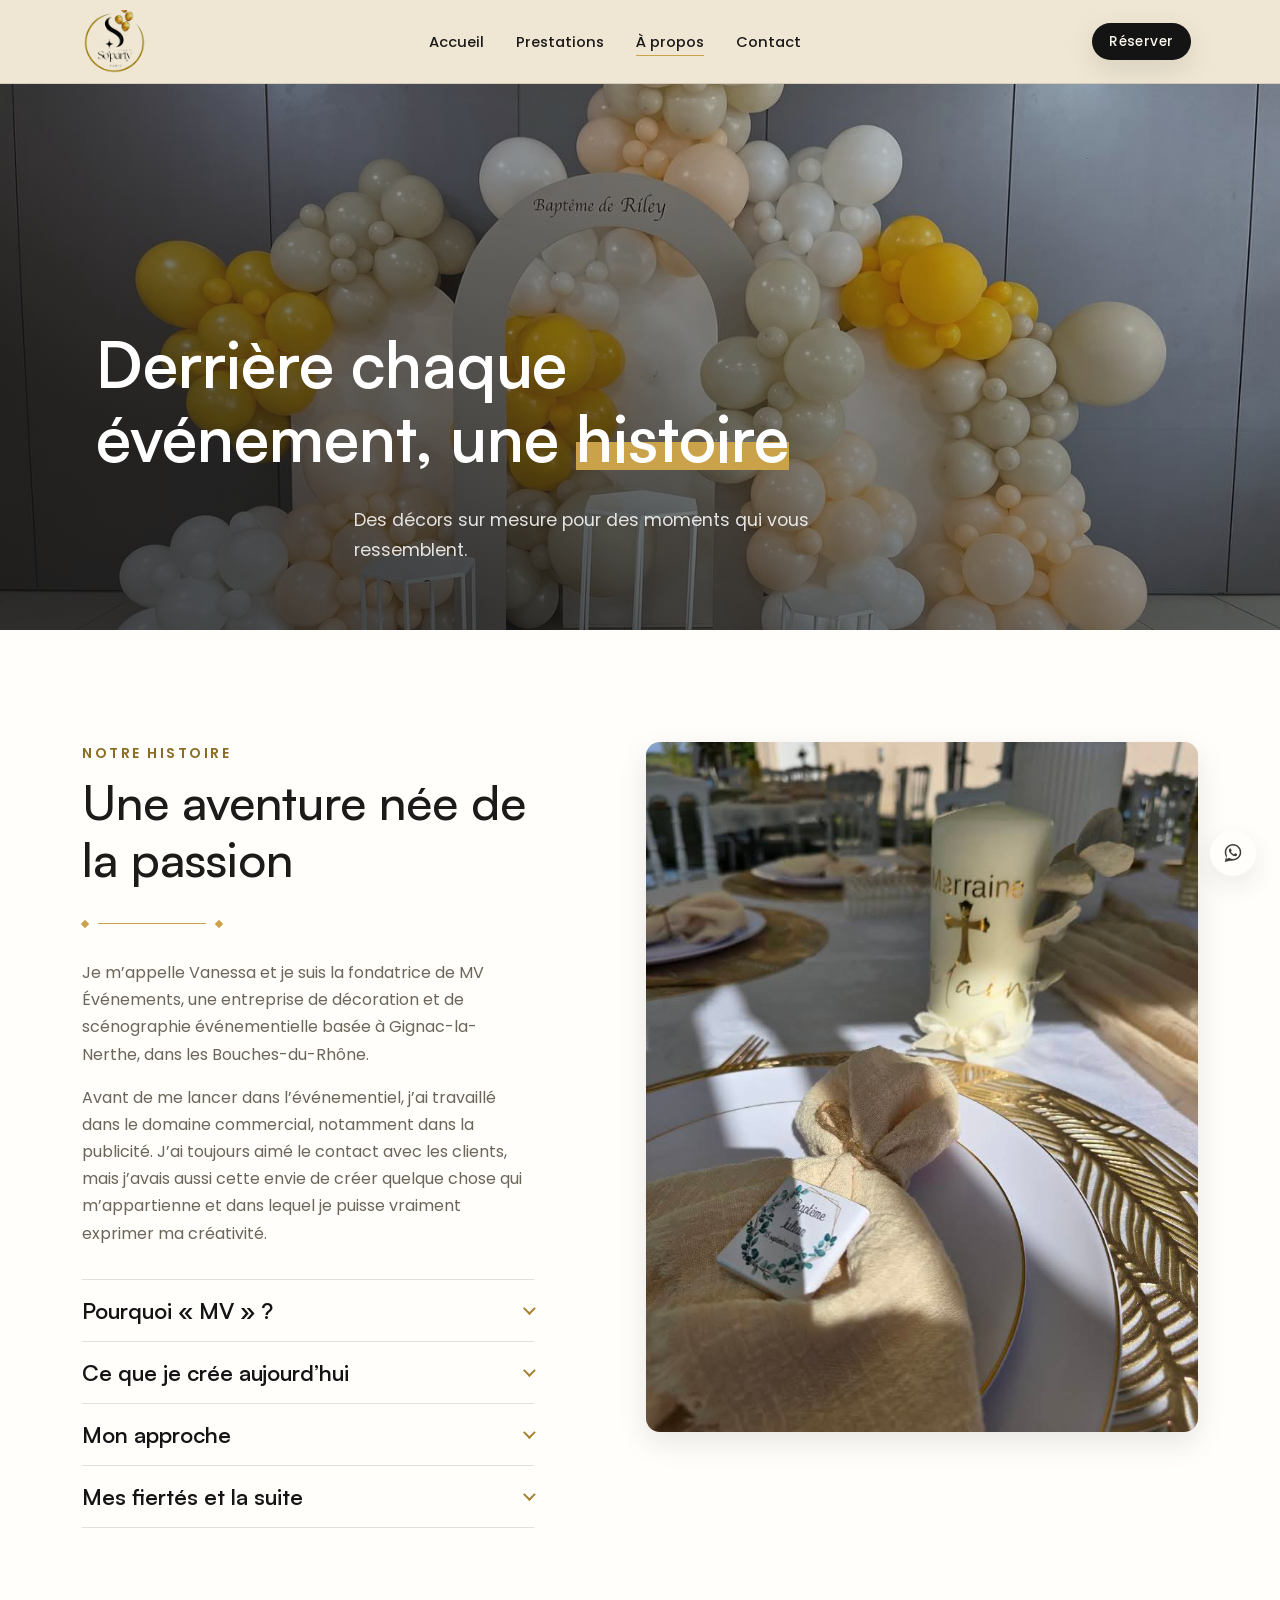
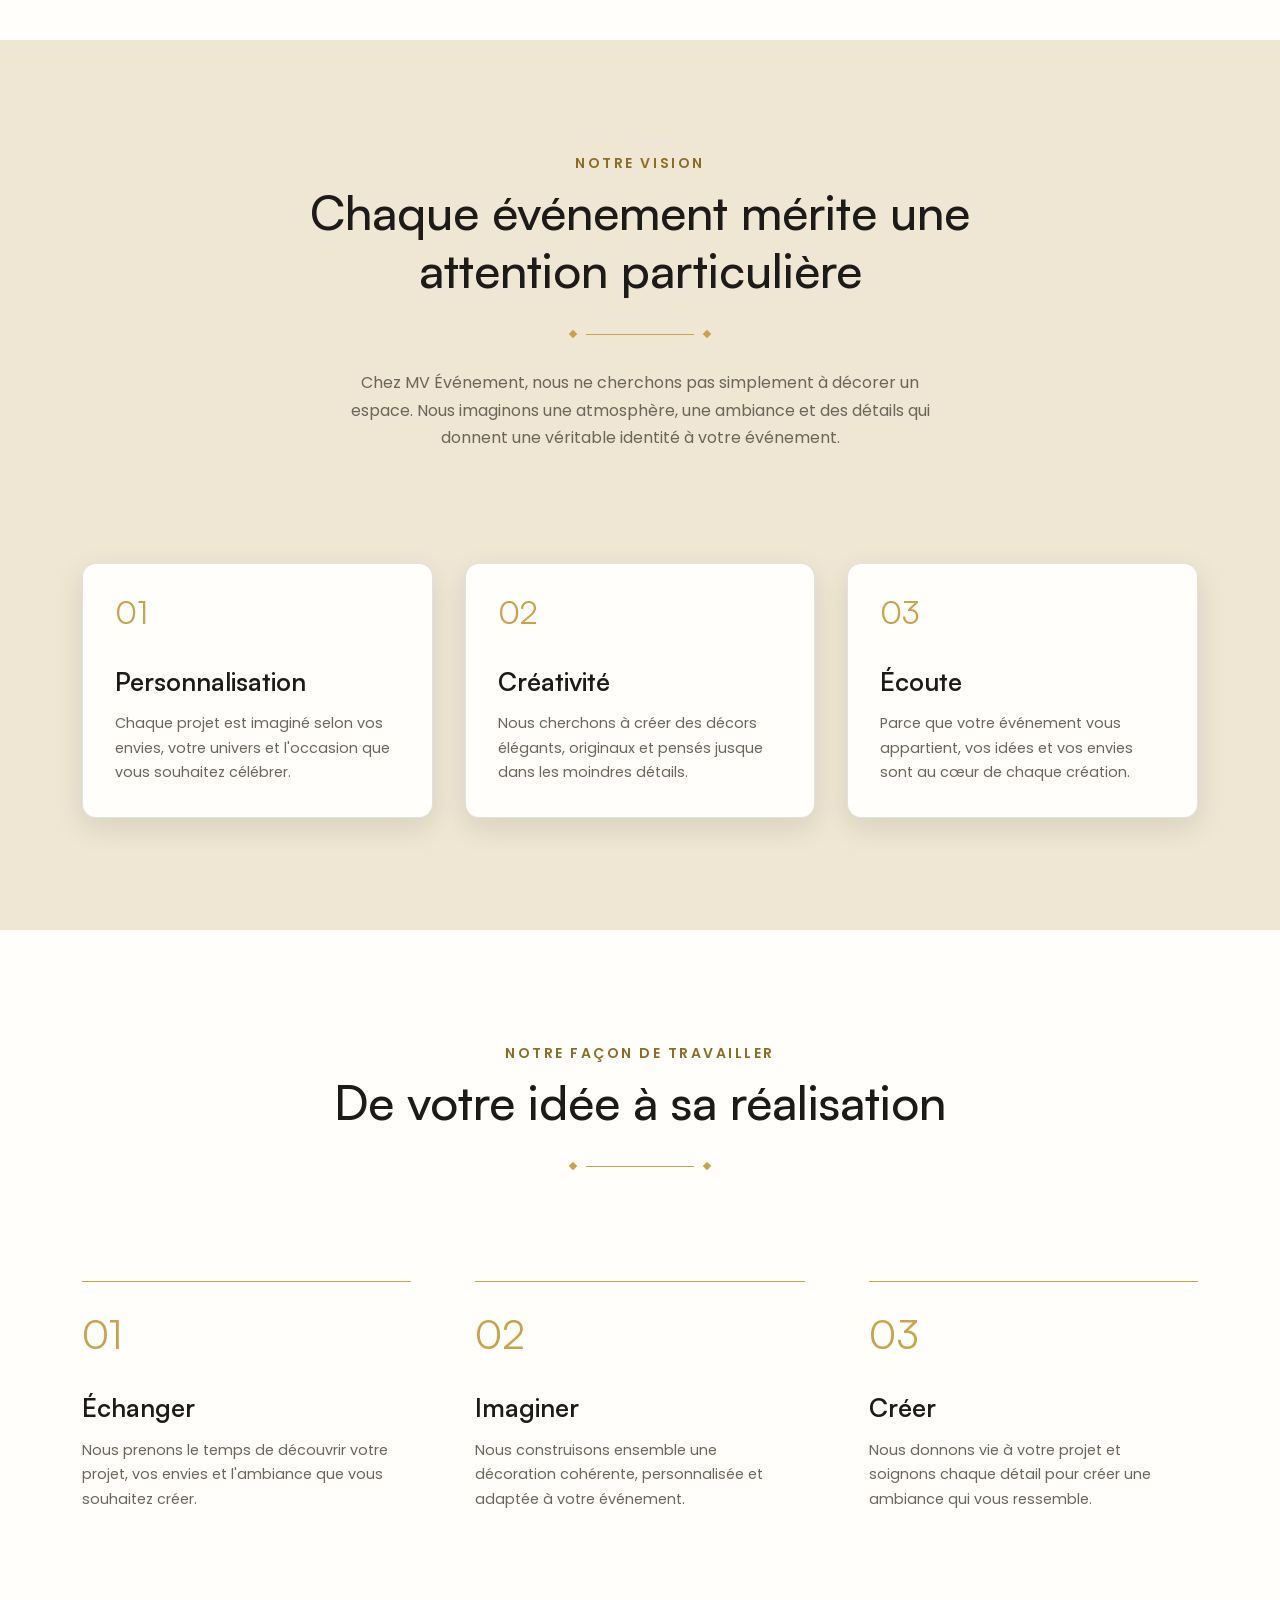
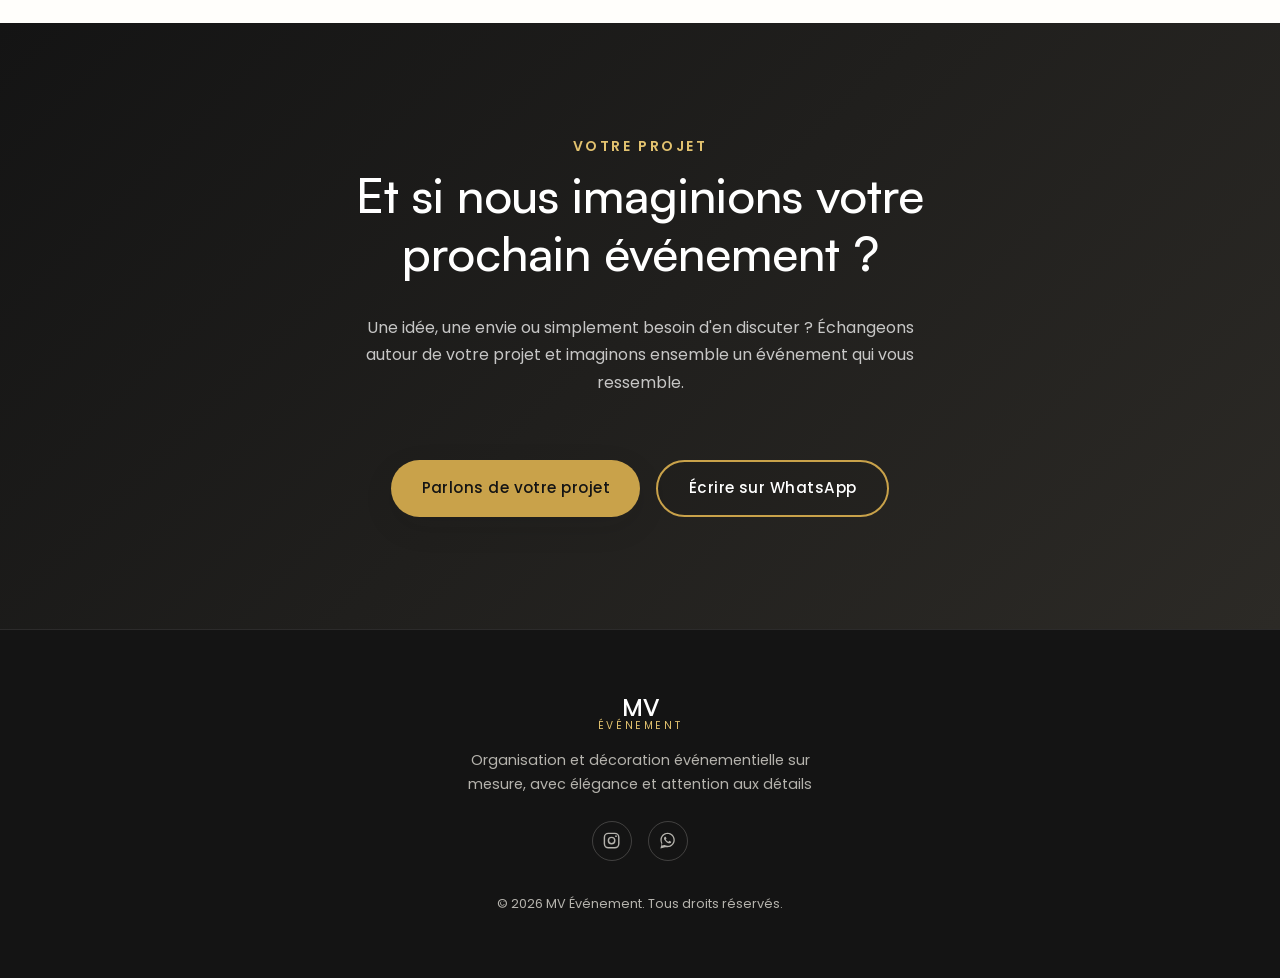
<file: about.html>
<!doctype html>
<html lang="fr">
  <head>
    <meta charset="UTF-8" />
    <meta name="viewport" content="width=device-width, initial-scale=1.0" />
    <title>À propos — MV Événement | Décoration événementielle à Gignac-la-Nerthe</title>
    <meta
      name="description"
      content="Découvrez l'histoire de MV Événement : une passion pour la décoration et les beaux moments. Vanessa imagine des décors sur mesure pour particuliers et professionnels."
    />
    <meta name="theme-color" content="#2a1a20" />

    <!-- Open Graph (ajoute og:image et og:url une fois le nom de domaine connu) -->
    <meta property="og:type" content="website" />
    <meta property="og:locale" content="fr_FR" />
    <meta property="og:site_name" content="MV Événement" />
    <meta property="og:title" content="À propos — MV Événement" />
    <meta
      property="og:description"
      content="Une aventure née de la passion de la décoration : découvrez l'histoire et la façon de travailler de MV Événement."
    />

    <link rel="preconnect" href="https://fonts.googleapis.com" />
    <link rel="preconnect" href="https://fonts.gstatic.com" crossorigin />
    <link
      href="https://fonts.googleapis.com/css2?family=Cormorant+Garamond:ital,wght@0,400;0,500;0,600;1,500&family=Poppins:wght@300;400;500;600&display=swap"
      rel="stylesheet"
    />

    <link rel="stylesheet" href="style.css" />
  </head>
  <body>
    <a href="#main-content" class="skip-link">Aller au contenu principal</a>

    <!-- ============ HEADER ============ -->
    <header class="site-header" id="site-header">
      <div class="header__inner">
        <a
          href="index.html"
          class="logo"
          aria-label="MV Événement, retour à l'accueil"
        >
          <img src="assets/images/logo.webp" alt="MV événements">
        </a>

        <nav class="main-nav" id="main-nav" aria-label="Navigation principale">
          <ul class="main-nav__list">
            <li><a href="index.html" class="main-nav__link">Accueil</a></li>
            <li>
              <a href="prestations.html" class="main-nav__link">Prestations</a>
            </li>
            <li>
              <a href="about.html" class="main-nav__link" aria-current="page">À propos</a>
            </li>
            <li>
              <a href="contact.html" class="main-nav__link">Contact</a>
            </li>
          </ul>
        </nav>

        <div class="header__actions">
          <a href="devis.html" class="btn btn--gold btn--small header__cta"
            >Réserver</a
          >

          <button
            type="button"
            class="burger"
            id="burger"
            aria-expanded="false"
            aria-controls="main-nav"
            aria-label="Ouvrir le menu"
          >
            <span class="burger__bar"></span>
            <span class="burger__bar"></span>
            <span class="burger__bar"></span>
          </button>
        </div>
      </div>
    </header>

    <main id="main-content">
      <!-- ============ HERO ============ -->
      <section class="hero hero--page">
        <img
          class="hero__image"
          src="assets/images/about-hero.webp"
          alt=""
          fetchpriority="high"
          decoding="async"
          onerror="this.style.display = 'none'"
        />
        <div class="hero__overlay" aria-hidden="true"></div>
        <div class="hero__content">
          <h1 class="hero__title">
            Derrière chaque événement, une <span class="highlight">histoire</span>
          </h1>
          <p class="hero__subtitle">
            Des décors sur mesure pour des moments qui vous ressemblent.
          </p>
        </div>
      </section>

      <!-- ============ NOTRE HISTOIRE ============ -->
      <section class="section about-story" id="notre-histoire" aria-labelledby="story-title">
        <div class="container about-story__inner">
          <div class="about-story__content">
            <p class="eyebrow">Notre histoire</p>

            <h2 class="section__title section__title--left" id="story-title">
              Une aventure née de la passion
            </h2>

            <div class="divider divider--left" aria-hidden="true">
              <span></span>
            </div>

            <p class="about-story__text">Je m’appelle Vanessa et je suis la fondatrice de MV Événements, une entreprise de décoration et de scénographie événementielle basée à Gignac-la-Nerthe, dans les Bouches-du-Rhône.</p>
            <p class="about-story__text">Avant de me lancer dans l’événementiel, j’ai travaillé dans le domaine commercial, notamment dans la publicité. J’ai toujours aimé le contact avec les clients, mais j’avais aussi cette envie de créer quelque chose qui m’appartienne et dans lequel je puisse vraiment exprimer ma créativité.</p>

            <!-- La suite de l'histoire : un bloc dépliable par thème (aucun JS nécessaire) -->
            <div class="about-more">
              <details class="about-more__item">
                <summary class="about-more__summary">Pourquoi «&nbsp;MV&nbsp;»&nbsp;?</summary>
                <div class="about-more__body">
                  <p class="about-story__text">C’est comme ça qu’est né MV Événements. D’ailleurs, le nom MV a une signification très personnelle : M pour Mia, ma fille, et V pour Vanessa. Mia fait vraiment partie de mon histoire et de ce qui me pousse à avancer dans mon aventure entrepreneuriale.</p>
                </div>
              </details>
              <details class="about-more__item">
                <summary class="about-more__summary">Ce que je crée aujourd’hui</summary>
                <div class="about-more__body">
                  <p class="about-story__text">Aujourd’hui, je réalise des décorations et scénographies pour différents types d’événements : mariages, anniversaires, baptêmes, baby showers, gender reveals, mais également des événements professionnels pour les entreprises, CSE, hôtels, restaurants, concessions automobiles, collectivités, etc. Je propose aussi de la location de matériel de décoration.</p>
                  <p class="about-story__text">Ce que j’aime particulièrement dans mon métier, c’est partir d’une idée, parfois simplement d’une photo d’inspiration ou de quelques mots du client, et réussir à transformer un lieu pour créer une véritable ambiance. J’aime énormément le moment où le client découvre la décoration terminée et voir sa réaction.</p>
                </div>
              </details>
              <details class="about-more__item">
                <summary class="about-more__summary">Mon approche</summary>
                <div class="about-more__body">
                  <p class="about-story__text">Dans ma façon de travailler, l’écoute est très importante. Je commence par échanger avec le client pour comprendre son événement, ses envies, son univers, ses couleurs, son budget et ce qu’il imagine. Ensuite, je réfléchis à une scénographie cohérente et personnalisée. Je ne veux pas simplement reproduire une décoration déjà vue : j’essaie de l’adapter à chaque personne et à chaque lieu.</p>
                  <p class="about-story__text">J’accorde beaucoup d’importance aux détails, à l’harmonie de l’ensemble et aux finitions. Mon objectif est que le client puisse profiter de son événement sans avoir à se préoccuper de toute la partie décoration et installation.</p>
                  <p class="about-story__text">Ce que j’aimerais que mes clients ressentent lorsqu’ils travaillent avec moi, c’est avant tout de la confiance. Je veux qu’ils se sentent écoutés et accompagnés, et qu’ils aient cette émotion lorsqu’ils découvrent le résultat final en se disant : « C’est exactement ce que j’imaginais. »</p>
                  <p class="about-story__text">Je pense que ce qui me caractérise aussi, c’est mon investissement personnel. Je ne considère pas un événement comme une simple prestation. Quand j’accepte un projet, je m’implique vraiment pour trouver des idées, résoudre les petits imprévus et obtenir le plus beau résultat possible.</p>
                </div>
              </details>
              <details class="about-more__item">
                <summary class="about-more__summary">Mes fiertés et la suite</summary>
                <div class="about-more__body">
                  <p class="about-story__text">Je suis particulièrement fière d’avoir réussi à développer MV Événements tout en étant maman entrepreneuse. Ma fille Mia a aujourd’hui une place importante dans cette aventure, jusque dans le nom de l’entreprise. J’aime l’idée qu’elle puisse me voir construire quelque chose par moi-même, travailler, créer et faire évoluer mon entreprise.</p>
                  <p class="about-story__text">Je suis également fière de voir mon activité évoluer. J’ai commencé principalement avec des événements privés et aujourd’hui je souhaite développer davantage la partie professionnelle, travailler avec des entreprises, des collectivités, des CSE, des hôtels, des restaurants et créer des scénographies pour leurs événements ou leurs espaces.</p>
                  <p class="about-story__text">Ce que je souhaite pour la suite de MV Événements, c’est continuer à grandir tout en gardant ce côté humain, créatif et personnalisé qui est important pour moi.</p>
                </div>
              </details>
            </div>
          </div>

          <figure class="about-story__media reveal">
            <img
              src="assets/images/approche.webp"
              alt="Décoration réalisée par MV Événement"
              loading="lazy"
              decoding="async"
              onerror="this.parentElement.classList.add('is-placeholder')"
            />
          </figure>
        </div>
      </section>

      <!-- ============ NOTRE VISION ============ -->
      <section class="section about-vision" aria-labelledby="vision-title">
        <div class="container">
          <div class="about-vision__header">
            <p class="eyebrow">Notre vision</p>

            <h2 class="section__title" id="vision-title">
              Chaque événement mérite une attention particulière
            </h2>

            <div class="divider" aria-hidden="true">
              <span></span>
            </div>

            <p class="about-vision__intro">
              Chez MV Événement, nous ne cherchons pas simplement à décorer un
              espace. Nous imaginons une atmosphère, une ambiance et des
              détails qui donnent une véritable identité à votre événement.
            </p>
          </div>

          <div class="about-values reveal">
            <article class="about-value">
              <span class="about-value__number" aria-hidden="true">01</span>
              <div>
                <h3>Personnalisation</h3>
                <p>
                  Chaque projet est imaginé selon vos envies, votre univers et
                  l'occasion que vous souhaitez célébrer.
                </p>
              </div>
            </article>

            <article class="about-value">
              <span class="about-value__number" aria-hidden="true">02</span>
              <div>
                <h3>Créativité</h3>
                <p>
                  Nous cherchons à créer des décors élégants, originaux et
                  pensés jusque dans les moindres détails.
                </p>
              </div>
            </article>

            <article class="about-value">
              <span class="about-value__number" aria-hidden="true">03</span>
              <div>
                <h3>Écoute</h3>
                <p>
                  Parce que votre événement vous appartient, vos idées et vos
                  envies sont au cœur de chaque création.
                </p>
              </div>
            </article>
          </div>
        </div>
      </section>

      <!-- ============ NOTRE FAÇON DE TRAVAILLER ============ -->
      <section class="section about-process" aria-labelledby="process-title">
        <div class="container">
          <div class="about-process__header">
            <p class="eyebrow">Notre façon de travailler</p>

            <h2 class="section__title" id="process-title">
              De votre idée à sa réalisation
            </h2>

            <div class="divider" aria-hidden="true">
              <span></span>
            </div>
          </div>

          <ol class="process reveal">
            <li class="process__item">
              <span class="process__number" aria-hidden="true">01</span>
              <div class="process__content">
                <h3>Échanger</h3>
                <p>
                  Nous prenons le temps de découvrir votre projet, vos envies
                  et l'ambiance que vous souhaitez créer.
                </p>
              </div>
            </li>

            <li class="process__item">
              <span class="process__number" aria-hidden="true">02</span>
              <div class="process__content">
                <h3>Imaginer</h3>
                <p>
                  Nous construisons ensemble une décoration cohérente,
                  personnalisée et adaptée à votre événement.
                </p>
              </div>
            </li>

            <li class="process__item">
              <span class="process__number" aria-hidden="true">03</span>
              <div class="process__content">
                <h3>Créer</h3>
                <p>
                  Nous donnons vie à votre projet et soignons chaque détail
                  pour créer une ambiance qui vous ressemble.
                </p>
              </div>
            </li>
          </ol>
        </div>
      </section>

      <!-- ============ CTA ============ -->
      <section class="section about-cta" aria-labelledby="cta-title">
        <div class="container about-cta__inner">
          <p class="eyebrow">Votre projet</p>

          <h2 class="section__title" id="cta-title">
            Et si nous imaginions votre prochain événement ?
          </h2>

          <p class="about-cta__text">
            Une idée, une envie ou simplement besoin d'en discuter ? Échangeons
            autour de votre projet et imaginons ensemble un événement qui vous
            ressemble.
          </p>

          <div class="about-cta__actions">
            <a href="index.html#contact" class="btn btn--gold">
              Parlons de votre projet
            </a>
            <a
              href="https://wa.me/33652282930"
              class="btn btn--outline"
              target="_blank"
              rel="noopener noreferrer"
            >
              Écrire sur WhatsApp
            </a>
          </div>
        </div>
      </section>
    </main>

    <!-- ============ FOOTER ============ -->
    <footer class="site-footer">
      <div class="container site-footer__inner">
        <div class="site-footer__brand">
          <span class="logo__main">MV</span>
          <span class="logo__sub">Événement</span>
        </div>
        <p class="site-footer__tagline">
          Organisation et décoration événementielle sur mesure, avec élégance et
          attention aux détails
        </p>
        <div class="site-footer__socials">
          <a
            href="https://www.instagram.com/mv_evenement/"
            target="_blank"
            rel="noopener noreferrer"
            aria-label="Instagram MV Événement"
          >
            <svg viewBox="0 0 24 24" aria-hidden="true">
              <rect x="3" y="3" width="18" height="18" rx="5" fill="none" stroke="currentColor" stroke-width="1.8" />
              <circle cx="12" cy="12" r="4" fill="none" stroke="currentColor" stroke-width="1.8" />
              <circle cx="17.5" cy="6.5" r="1.1" />
            </svg>
          </a>
          <!-- ⚠️ À VÉRIFIER : numéro WhatsApp à confirmer avec le client -->
          <a
            href="https://wa.me/33652282930"
            target="_blank"
            rel="noopener noreferrer"
            aria-label="WhatsApp MV Événement"
          >
            <svg viewBox="0 0 32 32" aria-hidden="true">
              <path
                d="M16.001 3C9.373 3 4 8.373 4 15c0 2.386.696 4.607 1.897 6.475L4 29l7.72-1.86A11.94 11.94 0 0 0 16 27c6.628 0 12-5.373 12-12S22.629 3 16.001 3zm0 21.8a9.76 9.76 0 0 1-4.98-1.363l-.357-.213-4.583 1.104 1.223-4.47-.232-.367A9.76 9.76 0 0 1 6.2 15c0-5.404 4.397-9.8 9.801-9.8 5.403 0 9.8 4.396 9.8 9.8 0 5.404-4.397 9.8-9.8 9.8zm5.377-7.34c-.294-.147-1.74-.859-2.01-.957-.27-.098-.466-.147-.663.147-.196.294-.76.957-.933 1.153-.172.196-.343.22-.637.073-.294-.147-1.24-.457-2.362-1.457-.873-.779-1.463-1.74-1.635-2.034-.172-.294-.018-.453.129-.6.132-.132.294-.343.441-.514.147-.172.196-.294.294-.49.098-.196.049-.367-.024-.514-.073-.147-.663-1.597-.909-2.187-.239-.574-.482-.497-.663-.506l-.564-.01c-.196 0-.514.073-.784.367-.27.294-1.03 1.006-1.03 2.455 0 1.448 1.055 2.848 1.202 3.044.147.196 2.076 3.17 5.032 4.444.703.303 1.251.484 1.679.62.705.224 1.347.192 1.854.117.566-.084 1.74-.712 1.985-1.4.245-.69.245-1.28.172-1.4-.073-.122-.269-.196-.563-.343z"
              />
            </svg>
          </a>
        </div>
        <p class="site-footer__copy">
          © <span id="current-year">2026</span> MV Événement. Tous droits
          réservés.
        </p>
      </div>
    </footer>

    <!-- ============ BOUTON WHATSAPP FLOTTANT ============ -->
    <a
      href="https://wa.me/33652282930"
      target="_blank"
      rel="noopener noreferrer"
      class="whatsapp-float"
      aria-label="Contacter MV Événement sur WhatsApp"
    >
      <svg viewBox="0 0 32 32" aria-hidden="true">
        <path
          d="M16.001 3C9.373 3 4 8.373 4 15c0 2.386.696 4.607 1.897 6.475L4 29l7.72-1.86A11.94 11.94 0 0 0 16 27c6.628 0 12-5.373 12-12S22.629 3 16.001 3zm0 21.8a9.76 9.76 0 0 1-4.98-1.363l-.357-.213-4.583 1.104 1.223-4.47-.232-.367A9.76 9.76 0 0 1 6.2 15c0-5.404 4.397-9.8 9.801-9.8 5.403 0 9.8 4.396 9.8 9.8 0 5.404-4.397 9.8-9.8 9.8zm5.377-7.34c-.294-.147-1.74-.859-2.01-.957-.27-.098-.466-.147-.663.147-.196.294-.76.957-.933 1.153-.172.196-.343.22-.637.073-.294-.147-1.24-.457-2.362-1.457-.873-.779-1.463-1.74-1.635-2.034-.172-.294-.018-.453.129-.6.132-.132.294-.343.441-.514.147-.172.196-.294.294-.49.098-.196.049-.367-.024-.514-.073-.147-.663-1.597-.909-2.187-.239-.574-.482-.497-.663-.506l-.564-.01c-.196 0-.514.073-.784.367-.27.294-1.03 1.006-1.03 2.455 0 1.448 1.055 2.848 1.202 3.044.147.196 2.076 3.17 5.032 4.444.703.303 1.251.484 1.679.62.705.224 1.347.192 1.854.117.566-.084 1.74-.712 1.985-1.4.245-.69.245-1.28.172-1.4-.073-.122-.269-.196-.563-.343z"
        />
      </svg>
    </a>

    <script src="script.js"></script>
  </body>
</html>
</file>
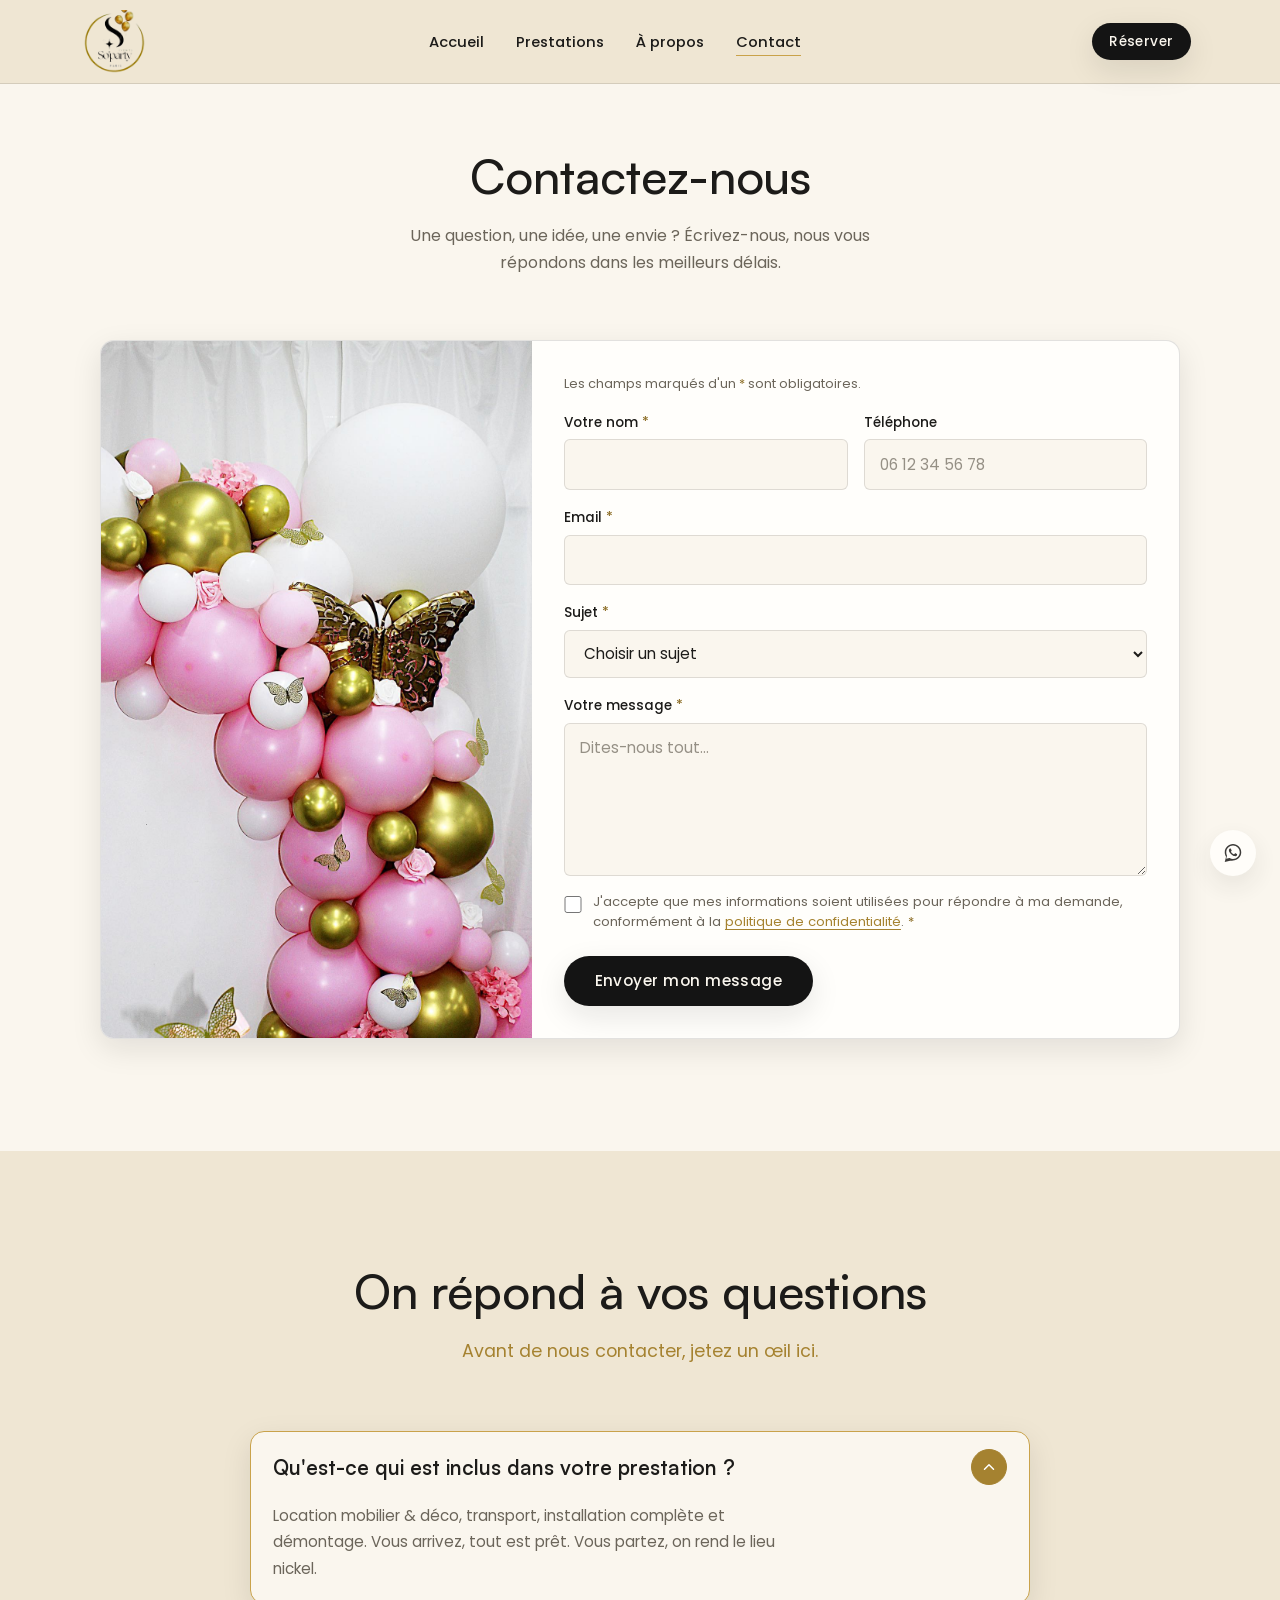
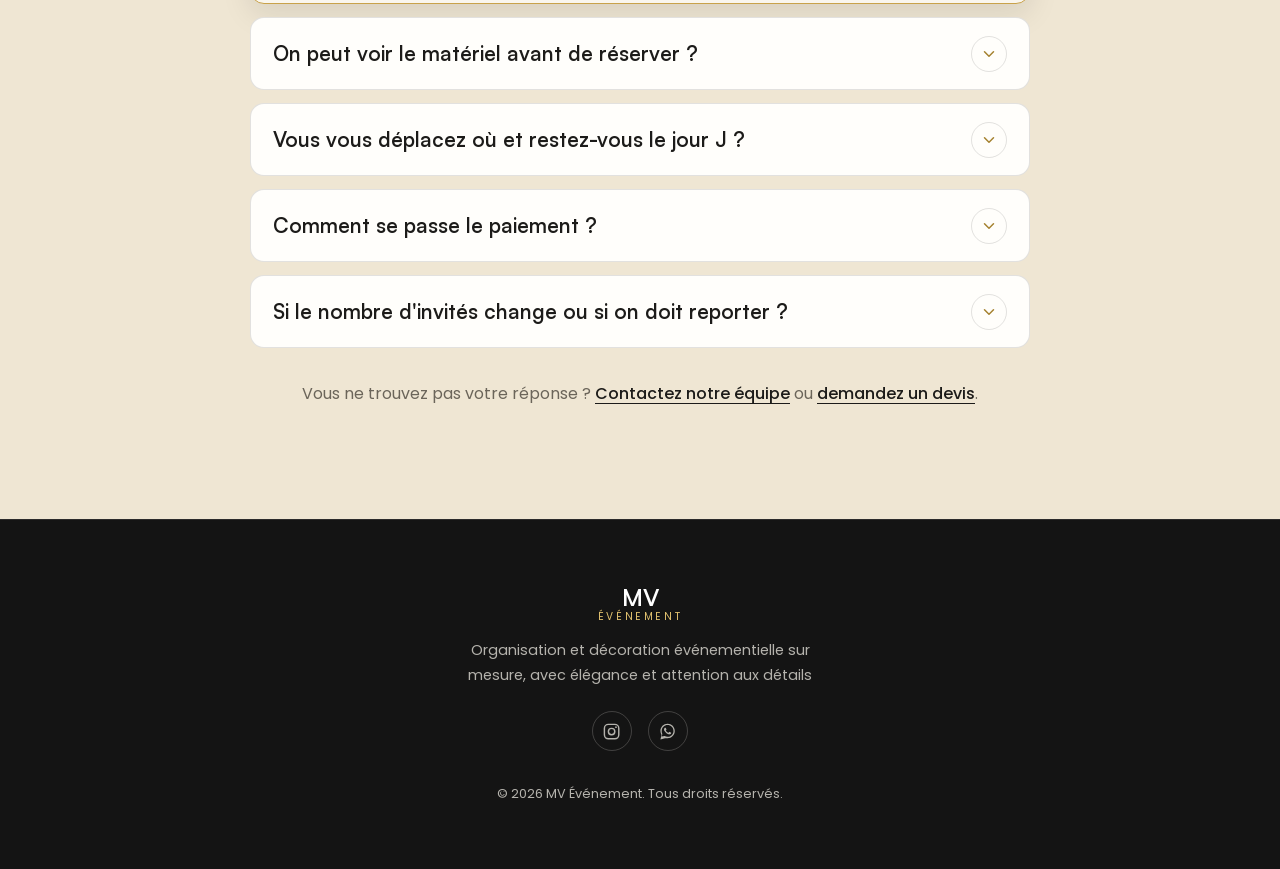
<file: contact.html>
<!doctype html>
<html lang="fr">
  <head>
    <meta charset="UTF-8" />
    <meta name="viewport" content="width=device-width, initial-scale=1.0" />
    <title>Contact et FAQ — MV Événement | Décoration événementielle à Gignac-la-Nerthe</title>
    <meta
      name="description"
      content="Contactez MV Événement pour votre décoration événementielle et retrouvez les réponses à vos questions : périmètre, mobilier, délais, devis."
    />
    <meta name="theme-color" content="#2a1a20" />

    <!-- Open Graph (ajoute og:image et og:url une fois le nom de domaine connu) -->
    <meta property="og:type" content="website" />
    <meta property="og:locale" content="fr_FR" />
    <meta property="og:site_name" content="MV Événement" />
    <meta property="og:title" content="Contact — MV Événement" />
    <meta
      property="og:description"
      content="Une question sur votre événement ? Écrivez-nous et retrouvez nos réponses aux questions fréquentes."
    />

    <link rel="preconnect" href="https://fonts.googleapis.com" />
    <link rel="preconnect" href="https://fonts.gstatic.com" crossorigin />
    <link
      href="https://fonts.googleapis.com/css2?family=Cormorant+Garamond:ital,wght@0,400;0,500;0,600;1,500&family=Poppins:wght@300;400;500;600&display=swap"
      rel="stylesheet"
    />

    <link rel="stylesheet" href="style.css" />
      <script type="application/ld+json">
{
  "@context": "https://schema.org",
  "@type": "FAQPage",
  "mainEntity": [
    {
      "@type": "Question",
      "name": "Quel est votre périmètre d'intervention ?",
      "acceptedAnswer": {
        "@type": "Answer",
        "text": "Nous intervenons principalement autour de Gignac-la-Nerthe et dans les Bouches-du-Rhône. Pour un événement plus éloigné, contactez-nous : nous étudions chaque demande, avec d'éventuels frais de déplacement indiqués clairement dans le devis."
      }
    },
    {
      "@type": "Question",
      "name": "Comment organiser une décoration pour mariage ?",
      "acceptedAnswer": {
        "@type": "Answer",
        "text": "Tout commence par un échange sur votre univers, vos couleurs et votre lieu. Nous vous proposons ensuite une ambiance sur mesure (arche, centres de table, entrée, salle) et nous nous occupons de l'installation et du démontage le jour J."
      }
    },
    {
      "@type": "Question",
      "name": "Proposez-vous la location de mobilier ?",
      "acceptedAnswer": {
        "@type": "Answer",
        "text": "Oui, nous proposons une sélection premium de mobilier et d'éléments décoratifs en location : tables et chaises design, vaisselle, mobilier lounge, structures florales, éclairages. Notre équipe gère le transport, l'installation et le démontage le jour J pour un rendu impeccable et sans contrainte."
      }
    },
    {
      "@type": "Question",
      "name": "Quels sont vos délais de réservation ?",
      "acceptedAnswer": {
        "@type": "Answer",
        "text": "Plus vous nous contactez tôt, mieux c'est, surtout pour les mariages en haute saison. Dès que votre date est fixée, envoyez-nous votre demande pour la réserver. Pour un événement à court terme, écrivez-nous : nous vous répondons selon nos disponibilités."
      }
    },
    {
      "@type": "Question",
      "name": "Quels types d'événements décorez-vous ?",
      "acceptedAnswer": {
        "@type": "Answer",
        "text": "Mariages, anniversaires, baptêmes, baby showers, mais aussi événements d'entreprise : chaque projet est pensé sur mesure, pour les particuliers comme pour les professionnels."
      }
    },
    {
      "@type": "Question",
      "name": "Comment obtenir un devis personnalisé ?",
      "acceptedAnswer": {
        "@type": "Answer",
        "text": "Remplissez notre formulaire de demande de devis en décrivant votre projet (type d'événement, date, lieu, budget, envies). Nous revenons vers vous rapidement avec une proposition adaptée."
      }
    }
  ]
}
    </script>
  </head>
  <body>
    <a href="#main-content" class="skip-link">Aller au contenu principal</a>

    <!-- ============ HEADER ============ -->
    <header class="site-header" id="site-header">
      <div class="header__inner">
        <a
          href="index.html"
          class="logo"
          aria-label="MV Événement, retour à l'accueil"
        >
          <img src="assets/images/logo.webp" alt="MV événements" />
        </a>

        <nav class="main-nav" id="main-nav" aria-label="Navigation principale">
          <ul class="main-nav__list">
            <li><a href="index.html" class="main-nav__link">Accueil</a></li>
            <li>
              <a href="prestations.html" class="main-nav__link">Prestations</a>
            </li>
            <li>
              <a href="about.html" class="main-nav__link">À propos</a>
            </li>
            <li>
              <a href="contact.html" class="main-nav__link" aria-current="page">Contact</a>
            </li>
            <!-- Visible uniquement dans le menu burger (mobile) -->
            <li class="main-nav__cta-item">
              <a href="devis.html" class="btn btn--gold btn--small">Réserver</a>
            </li>
          </ul>
        </nav>

        <div class="header__actions">
          <a
            href="devis.html"
            class="btn btn--gold btn--small header__cta"
            >Réserver</a
          >

          <button
            type="button"
            class="burger"
            id="burger"
            aria-expanded="false"
            aria-controls="main-nav"
            aria-label="Ouvrir le menu"
          >
            <span class="burger__bar"></span>
            <span class="burger__bar"></span>
            <span class="burger__bar"></span>
          </button>
        </div>
      </div>
    </header>

    <main id="main-content">
      <!-- ============ FORMULAIRE DE CONTACT ============ -->
      <section class="section devis__section">
        <h1 class="section__title">Contactez-nous</h1>
        <p class="devis__intro">
          Une question, une idée, une envie ? Écrivez-nous, nous vous répondons
          dans les meilleurs délais.
        </p>

        <div class="devis__form-wrapper" id="formulaire">
          <img
            class="devis__image"
            src="assets/images/contact.jpg"
            alt="Décoration événementielle réalisée par MV Événement"
          />

          <!-- ⚠️ À CONFIGURER : remplace l'action par ton service d'envoi (Formspree, Netlify Forms, PHP...) -->
          <form
            class="devis"
            action="https://formspree.io/f/VOTRE_ID"
            method="POST"
          >
            <input type="hidden" name="_subject" value="Nouveau message — page Contact MV Événement" />
            <!-- Anti-spam : champ piège invisible (reconnu par Formspree) -->
            <input type="text" name="_gotcha" tabindex="-1" autocomplete="off" aria-hidden="true" style="display:none" />

            <p class="devis__required-note">
              Les champs marqués d'un <span aria-hidden="true">*</span> sont
              obligatoires.
            </p>

            <div class="devis__row">
              <label class="devis__field" for="nom">
                <span class="devis__label">Votre nom <span aria-hidden="true">*</span></span>
                <input type="text" name="nom" id="nom" autocomplete="name" required />
              </label>

              <label class="devis__field" for="telephone">
                <span class="devis__label">Téléphone</span>
                <input type="tel" name="telephone" id="telephone" autocomplete="tel" placeholder="06 12 34 56 78" />
              </label>
            </div>

            <label class="devis__field" for="email">
              <span class="devis__label">Email <span aria-hidden="true">*</span></span>
              <input type="email" name="email" id="email" autocomplete="email" required />
            </label>

            <label class="devis__field" for="sujet">
              <span class="devis__label">Sujet <span aria-hidden="true">*</span></span>
              <select name="sujet" id="sujet" required>
                <option value="" disabled selected>Choisir un sujet</option>
                <option>Une question sur vos prestations</option>
                <option>Disponibilités et réservation</option>
                <option>Location de mobilier</option>
                <option>Partenariat / collaboration</option>
                <option>Autre</option>
              </select>
            </label>

            <label class="devis__field" for="message">
              <span class="devis__label">Votre message <span aria-hidden="true">*</span></span>
              <textarea name="message" id="message" rows="5" placeholder="Dites-nous tout..." required></textarea>
            </label>

            <label class="devis__consent" for="consent">
              <input type="checkbox" name="consent" id="consent" required />
              <span>
                J'accepte que mes informations soient utilisées pour répondre à
                ma demande, conformément à la
                <a href="politique-confidentialite.html">politique de confidentialité</a>.
                <span aria-hidden="true">*</span>
              </span>
            </label>

            <button type="submit" class="btn btn--gold devis__submit">
              Envoyer mon message
            </button>
          </form>
        </div>
      </section>

        <!-- ============ FAQ ============ -->
        <section class="section faq" id="faq" aria-labelledby="faq-title">
        <div class="faq__header">
            <h2 class="section__title" id="faq-title">On répond à vos questions</h2>
            <p class="faq__subtitle">Avant de nous contacter, jetez un œil ici.</p>
        </div>

        <div class="faq__list">
            <details class="faq__item" name="faq" open>
            <summary class="faq__question">
                <span>Qu'est-ce qui est inclus dans votre prestation ?</span>
                <span class="faq__icon" aria-hidden="true">
                <svg viewBox="0 0 24 24">
                    <path d="m6 9 6 6 6-6" fill="none" stroke="currentColor" stroke-width="2" stroke-linecap="round" stroke-linejoin="round" />
                </svg>
                </span>
            </summary>
            <div class="faq__answer">
                <p>Location mobilier &amp; déco, transport, installation complète et démontage. Vous arrivez, tout est prêt. Vous partez, on rend le lieu nickel.</p>
            </div>
            </details>

            <details class="faq__item" name="faq">
            <summary class="faq__question">
                <span>On peut voir le matériel avant de réserver ?</span>
                <span class="faq__icon" aria-hidden="true">
                <svg viewBox="0 0 24 24">
                    <path d="m6 9 6 6 6-6" fill="none" stroke="currentColor" stroke-width="2" stroke-linecap="round" stroke-linejoin="round" />
                </svg>
                </span>
            </summary>
            <div class="faq__answer">
                <p>Oui, sur RDV à Gignac-la-Nerthe + photos/vidéos réelles de nos dernières décos. Que du vrai matos MV, pas du Pinterest.</p>
            </div>
            </details>

            <details class="faq__item" name="faq">
            <summary class="faq__question">
                <span>Vous vous déplacez où et restez-vous le jour J ?</span>
                <span class="faq__icon" aria-hidden="true">
                <svg viewBox="0 0 24 24">
                    <path d="m6 9 6 6 6-6" fill="none" stroke="currentColor" stroke-width="2" stroke-linecap="round" stroke-linejoin="round" />
                </svg>
                </span>
            </summary>
            <div class="faq__answer">
                <p>Basées à Gignac-la-Nerthe, on intervient dans tout le 13, 83, 84, 06. On reste jusqu'à la fin de l'installation et on est joignables le jour J.</p>
            </div>
            </details>

            <details class="faq__item" name="faq">
            <summary class="faq__question">
                <span>Comment se passe le paiement ?</span>
                <span class="faq__icon" aria-hidden="true">
                <svg viewBox="0 0 24 24">
                    <path d="m6 9 6 6 6-6" fill="none" stroke="currentColor" stroke-width="2" stroke-linecap="round" stroke-linejoin="round" />
                </svg>
                </span>
            </summary>
            <div class="faq__answer">
                <p>30 % pour bloquer la date, le reste en 2 fois. 3x sans frais possible. Devis détaillé, 0 frais cachés.</p>
            </div>
            </details>

            <details class="faq__item" name="faq">
            <summary class="faq__question">
                <span>Si le nombre d'invités change ou si on doit reporter ?</span>
                <span class="faq__icon" aria-hidden="true">
                <svg viewBox="0 0 24 24">
                    <path d="m6 9 6 6 6-6" fill="none" stroke="currentColor" stroke-width="2" stroke-linecap="round" stroke-linejoin="round" />
                </svg>
                </span>
            </summary>
            <div class="faq__answer">
                <p>Marge de 10 % prévue, ajustement sans frais jusqu'à J-7. Report gratuit jusqu'à 6 mois si on a la nouvelle date dispo.</p>
            </div>
            </details>
        </div>

        <p class="faq__more">
            Vous ne trouvez pas votre réponse ?
            <a href="#formulaire">Contactez notre équipe</a>
            ou <a href="devis.html">demandez un devis</a>.
        </p>
        </section>

    </main>

    <!-- ============ FOOTER ============ -->
    <footer class="site-footer">
      <div class="container site-footer__inner">
        <div class="site-footer__brand">
          <span class="logo__main">MV</span>
          <span class="logo__sub">Événement</span>
        </div>
        <p class="site-footer__tagline">
          Organisation et décoration événementielle sur mesure, avec élégance et
          attention aux détails
        </p>
        <div class="site-footer__socials">
          <a
            href="https://www.instagram.com/mv_evenement/"
            target="_blank"
            rel="noopener noreferrer"
            aria-label="Instagram MV Événement"
          >
            <svg viewBox="0 0 24 24" aria-hidden="true">
              <rect x="3" y="3" width="18" height="18" rx="5" fill="none" stroke="currentColor" stroke-width="1.8" />
              <circle cx="12" cy="12" r="4" fill="none" stroke="currentColor" stroke-width="1.8" />
              <circle cx="17.5" cy="6.5" r="1.1" />
            </svg>
          </a>
          <!-- ⚠️ À VÉRIFIER : numéro WhatsApp à confirmer avec le client -->
          <a
            href="https://wa.me/33652282930"
            target="_blank"
            rel="noopener noreferrer"
            aria-label="WhatsApp MV Événement"
          >
            <svg viewBox="0 0 32 32" aria-hidden="true">
              <path
                d="M16.001 3C9.373 3 4 8.373 4 15c0 2.386.696 4.607 1.897 6.475L4 29l7.72-1.86A11.94 11.94 0 0 0 16 27c6.628 0 12-5.373 12-12S22.629 3 16.001 3zm0 21.8a9.76 9.76 0 0 1-4.98-1.363l-.357-.213-4.583 1.104 1.223-4.47-.232-.367A9.76 9.76 0 0 1 6.2 15c0-5.404 4.397-9.8 9.801-9.8 5.403 0 9.8 4.396 9.8 9.8 0 5.404-4.397 9.8-9.8 9.8zm5.377-7.34c-.294-.147-1.74-.859-2.01-.957-.27-.098-.466-.147-.663.147-.196.294-.76.957-.933 1.153-.172.196-.343.22-.637.073-.294-.147-1.24-.457-2.362-1.457-.873-.779-1.463-1.74-1.635-2.034-.172-.294-.018-.453.129-.6.132-.132.294-.343.441-.514.147-.172.196-.294.294-.49.098-.196.049-.367-.024-.514-.073-.147-.663-1.597-.909-2.187-.239-.574-.482-.497-.663-.506l-.564-.01c-.196 0-.514.073-.784.367-.27.294-1.03 1.006-1.03 2.455 0 1.448 1.055 2.848 1.202 3.044.147.196 2.076 3.17 5.032 4.444.703.303 1.251.484 1.679.62.705.224 1.347.192 1.854.117.566-.084 1.74-.712 1.985-1.4.245-.69.245-1.28.172-1.4-.073-.122-.269-.196-.563-.343z"
              />
            </svg>
          </a>
        </div>
        <p class="site-footer__copy">
          © <span id="current-year">2026</span> MV Événement. Tous droits
          réservés.
        </p>
      </div>
    </footer>

    <!-- ============ BOUTON WHATSAPP FLOTTANT ============ -->
    <a
      href="https://wa.me/33652282930"
      target="_blank"
      rel="noopener noreferrer"
      class="whatsapp-float"
      aria-label="Contacter MV Événement sur WhatsApp"
    >
      <svg viewBox="0 0 32 32" aria-hidden="true">
        <path
          d="M16.001 3C9.373 3 4 8.373 4 15c0 2.386.696 4.607 1.897 6.475L4 29l7.72-1.86A11.94 11.94 0 0 0 16 27c6.628 0 12-5.373 12-12S22.629 3 16.001 3zm0 21.8a9.76 9.76 0 0 1-4.98-1.363l-.357-.213-4.583 1.104 1.223-4.47-.232-.367A9.76 9.76 0 0 1 6.2 15c0-5.404 4.397-9.8 9.801-9.8 5.403 0 9.8 4.396 9.8 9.8 0 5.404-4.397 9.8-9.8 9.8zm5.377-7.34c-.294-.147-1.74-.859-2.01-.957-.27-.098-.466-.147-.663.147-.196.294-.76.957-.933 1.153-.172.196-.343.22-.637.073-.294-.147-1.24-.457-2.362-1.457-.873-.779-1.463-1.74-1.635-2.034-.172-.294-.018-.453.129-.6.132-.132.294-.343.441-.514.147-.172.196-.294.294-.49.098-.196.049-.367-.024-.514-.073-.147-.663-1.597-.909-2.187-.239-.574-.482-.497-.663-.506l-.564-.01c-.196 0-.514.073-.784.367-.27.294-1.03 1.006-1.03 2.455 0 1.448 1.055 2.848 1.202 3.044.147.196 2.076 3.17 5.032 4.444.703.303 1.251.484 1.679.62.705.224 1.347.192 1.854.117.566-.084 1.74-.712 1.985-1.4.245-.69.245-1.28.172-1.4-.073-.122-.269-.196-.563-.343z"
        />
      </svg>
    </a>

    <script src="script.js"></script>
  </body>
</html>
</file>
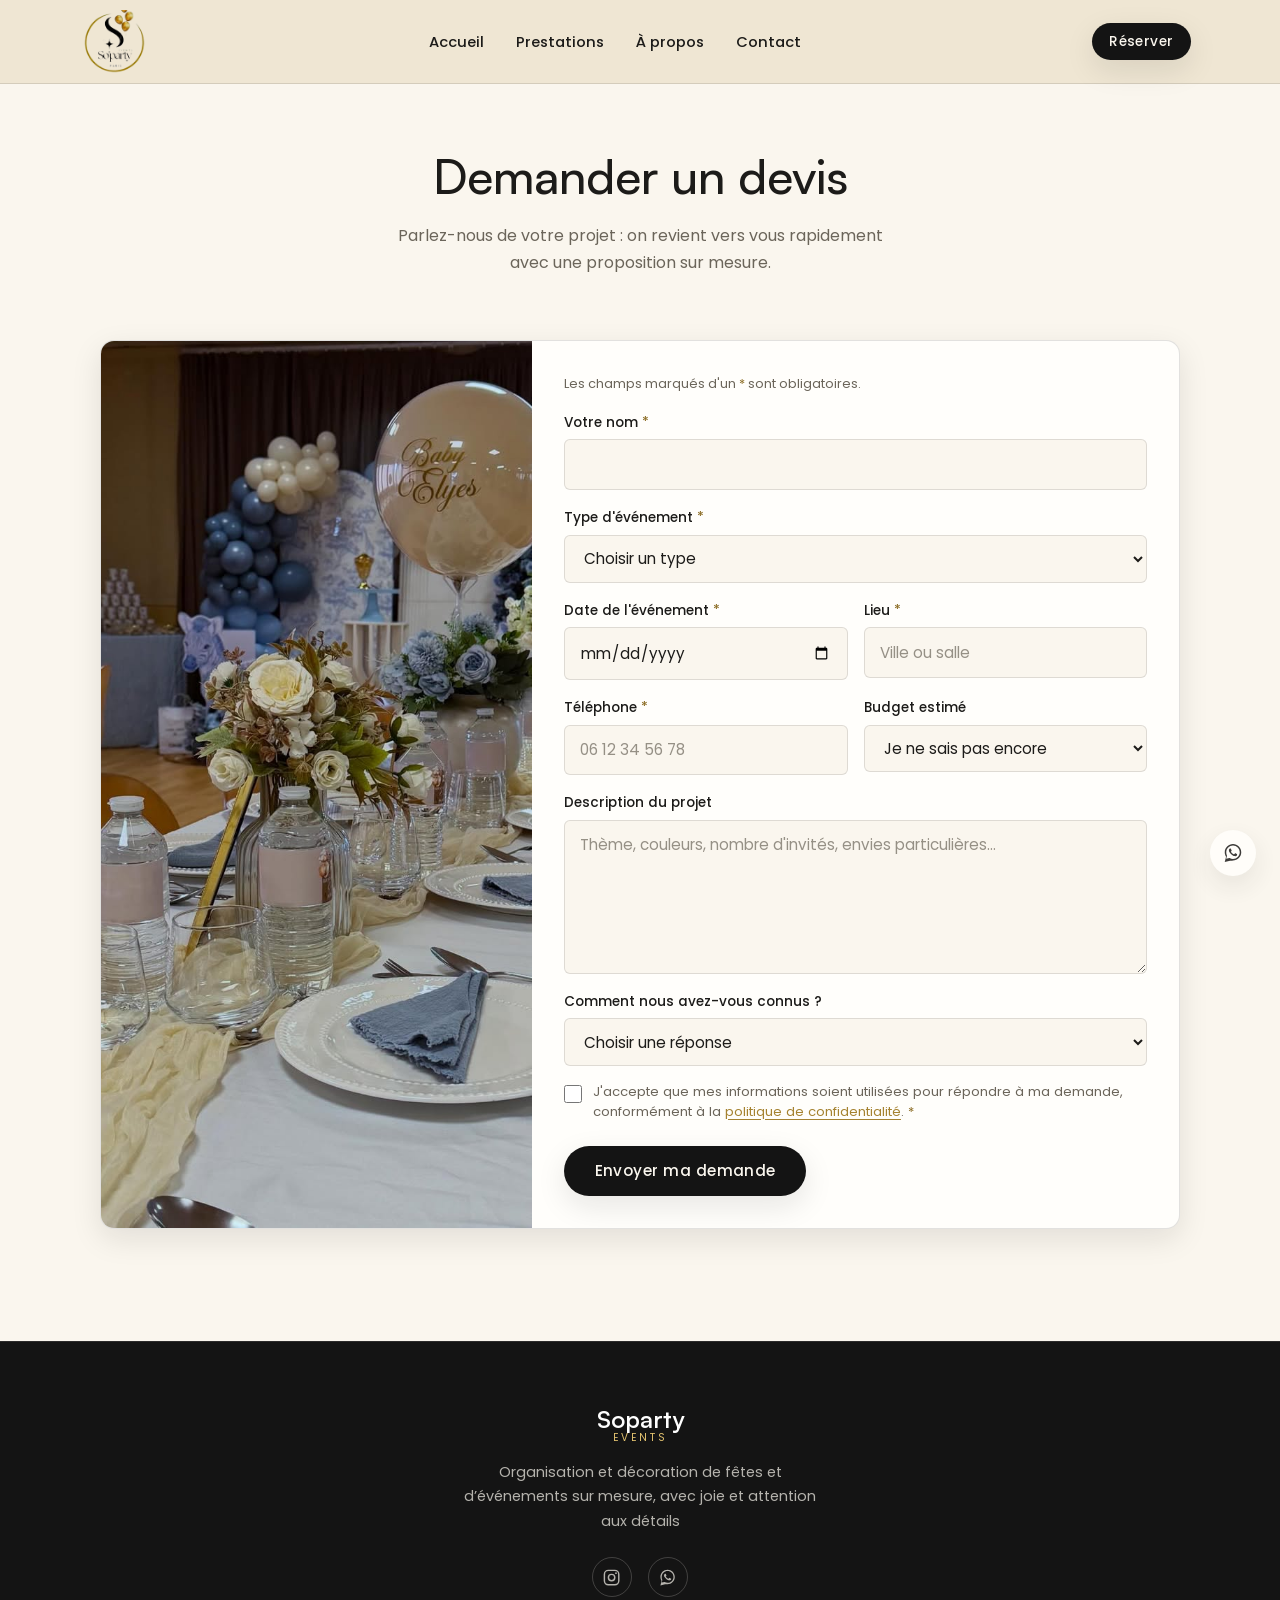
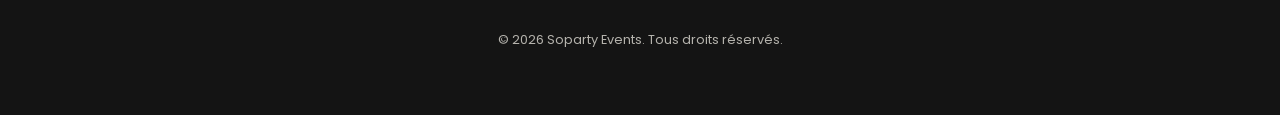
<file: devis.html>
<!doctype html>
<html lang="fr">
  <head>
    <meta charset="UTF-8" />
    <meta name="viewport" content="width=device-width, initial-scale=1.0" />
    <title>Demander un devis — Soparty Events | Organisation et décoration d'événements</title>
    <meta
      name="description"
      content="Demandez votre devis gratuit à Soparty Events : organisation et décoration de fêtes et d'événements sur mesure. Décrivez votre projet, nous vous répondons rapidement."
    />
    <meta name="theme-color" content="#141414" />

    <!-- Open Graph (ajoute og:image et og:url une fois le nom de domaine connu) -->
    <meta property="og:type" content="website" />
    <meta property="og:locale" content="fr_FR" />
    <meta property="og:site_name" content="Soparty Events" />
    <meta property="og:title" content="Demander un devis — Soparty Events" />
    <meta
      property="og:description"
      content="Parlez-nous de votre événement : nous imaginons une fête sur mesure et vous envoyons un devis."
    />

    <link rel="preconnect" href="https://fonts.googleapis.com" />
    <link rel="preconnect" href="https://fonts.gstatic.com" crossorigin />
    <link
      href="https://fonts.googleapis.com/css2?family=Cormorant+Garamond:ital,wght@0,400;0,500;0,600;1,500&family=Poppins:wght@300;400;500;600&display=swap"
      rel="stylesheet"
    />

    <link rel="stylesheet" href="style.css" />
  </head>
  <body>
    <a href="#main-content" class="skip-link">Aller au contenu principal</a>

    <!-- ============ HEADER ============ -->
    <header class="site-header" id="site-header">
      <div class="header__inner">
        <a
          href="index.html"
          class="logo"
          aria-label="Soparty Events, retour à l'accueil"
        >
          <img src="assets/images/logo.webp" alt="Soparty Events" />
        </a>

        <nav class="main-nav" id="main-nav" aria-label="Navigation principale">
          <ul class="main-nav__list">
            <li><a href="index.html" class="main-nav__link">Accueil</a></li>
            <li>
              <a href="#" class="main-nav__link">Prestations</a>
            </li>
            <li>
              <a href="#" class="main-nav__link">À propos</a>
            </li>
            <li>
              <a href="#" class="main-nav__link">Contact</a>
            </li>

            <li class="main-nav__cta-item">
              <a href="devis.html" class="btn btn--gold btn--small">Réserver</a>
            </li>
          </ul>
        </nav>

        <div class="header__actions">
          <a
            href="devis.html"
            class="btn btn--gold btn--small header__cta"
            aria-current="page"
            >Réserver</a
          >

          <button
            type="button"
            class="burger"
            id="burger"
            aria-expanded="false"
            aria-controls="main-nav"
            aria-label="Ouvrir le menu"
          >
            <span class="burger__bar"></span>
            <span class="burger__bar"></span>
            <span class="burger__bar"></span>
          </button>
        </div>
      </div>
    </header>

    <main id="main-content">
      <section class="section devis__section">
        <h1 class="section__title">Demander un devis</h1>
        <p class="devis__intro">
          Parlez-nous de votre projet : on revient vers vous rapidement avec
          une proposition sur mesure.
        </p>

        <div class="devis__form-wrapper">
          <img
            class="devis__image"
            src="assets/images/devis.jpg"
            alt="Décoration de fête réalisée par Soparty Events"
          />

          <!-- ⚠️ À CONFIGURER : remplace l'action par ton service d'envoi (Formspree, Netlify Forms, PHP...) -->
          <form
            class="devis"
            action="https://formspree.io/f/VOTRE_ID"
            method="POST"
          >
            <p class="devis__required-note">
              Les champs marqués d'un <span aria-hidden="true">*</span> sont
              obligatoires.
            </p>

            <label class="devis__field" for="nom">
              <span class="devis__label">Votre nom <span aria-hidden="true">*</span></span>
              <input
                type="text"
                name="nom"
                id="nom"
                autocomplete="name"
                required
              />
            </label>

            <label class="devis__field" for="type">
              <span class="devis__label">Type d'événement <span aria-hidden="true">*</span></span>
              <select name="type" id="type" required>
                <option value="" disabled selected>Choisir un type</option>
                <option>Mariage</option>
                <option>Anniversaire</option>
                <option>Baptême / Communion</option>
                <option>Baby shower / Gender reveal</option>
                <option>Événement d'entreprise</option>
                <option>Autre</option>
              </select>
            </label>

            <div class="devis__row">
              <label class="devis__field" for="date">
                <span class="devis__label">Date de l'événement <span aria-hidden="true">*</span></span>
                <input type="date" name="date" id="date" required />
              </label>

              <label class="devis__field" for="lieu">
                <span class="devis__label">Lieu <span aria-hidden="true">*</span></span>
                <input
                  type="text"
                  name="lieu"
                  id="lieu"
                  placeholder="Ville ou salle"
                  autocomplete="off"
                  required
                />
              </label>
            </div>

            <div class="devis__row">
              <label class="devis__field" for="telephone">
                <span class="devis__label">Téléphone <span aria-hidden="true">*</span></span>
                <input
                  type="tel"
                  name="telephone"
                  id="telephone"
                  autocomplete="tel"
                  placeholder="06 12 34 56 78"
                  required
                />
              </label>

              <label class="devis__field" for="budget">
                <span class="devis__label">Budget estimé</span>
                <select name="budget" id="budget">
                  <option value="" selected>Je ne sais pas encore</option>
                  <option>Moins de 500 €</option>
                  <option>500 € – 1 000 €</option>
                  <option>1 000 € – 2 500 €</option>
                  <option>2 500 € – 5 000 €</option>
                  <option>Plus de 5 000 €</option>
                </select>
              </label>
            </div>

            <label class="devis__field" for="description">
              <span class="devis__label">Description du projet</span>
              <textarea
                name="description"
                id="description"
                rows="5"
                placeholder="Thème, couleurs, nombre d'invités, envies particulières..."
              ></textarea>
            </label>

            <label class="devis__field" for="source">
              <span class="devis__label">Comment nous avez-vous connus ?</span>
              <select name="source" id="source">
                <option value="" selected>Choisir une réponse</option>
                <option>Instagram</option>
                <option>Google</option>
                <option>Bouche à oreille</option>
                <option>WhatsApp</option>
                <option>Un événement où nous étions présents</option>
                <option>Autre</option>
              </select>
            </label>

            <label class="devis__consent" for="consent">
              <input type="checkbox" name="consent" id="consent" required />
              <span>
                J'accepte que mes informations soient utilisées pour répondre à
                ma demande, conformément à la
                <a href="politique-confidentialite.html">politique de confidentialité</a>.
                <span aria-hidden="true">*</span>
              </span>
            </label>

            <button type="submit" class="btn btn--gold devis__submit">
              Envoyer ma demande
            </button>
          </form>
        </div>
      </section>
    </main>

    <!-- ============ FOOTER ============ -->
    <footer class="site-footer">
      <div class="container site-footer__inner">
        <div class="site-footer__brand">
          <span class="logo__main">Soparty</span>
          <span class="logo__sub">Events</span>
        </div>
        <p class="site-footer__tagline">
          Organisation et décoration de fêtes et d’événements sur mesure, avec
          joie et attention aux détails
        </p>
        <div class="site-footer__socials">
          <!-- ⚠️ À VÉRIFIER : compte Instagram de Soparty Events -->
          <a
            href="https://www.instagram.com/soparty_events/"
            target="_blank"
            rel="noopener noreferrer"
            aria-label="Instagram Soparty Events"
          >
            <svg viewBox="0 0 24 24" aria-hidden="true">
              <rect x="3" y="3" width="18" height="18" rx="5" fill="none" stroke="currentColor" stroke-width="1.8" />
              <circle cx="12" cy="12" r="4" fill="none" stroke="currentColor" stroke-width="1.8" />
              <circle cx="17.5" cy="6.5" r="1.1" />
            </svg>
          </a>
          <!-- ⚠️ À REMPLACER : numéro WhatsApp de Soparty Events -->
          <a
            href="https://wa.me/33XXXXXXXXX"
            target="_blank"
            rel="noopener noreferrer"
            aria-label="WhatsApp Soparty Events"
          >
            <svg viewBox="0 0 32 32" aria-hidden="true">
              <path
                d="M16.001 3C9.373 3 4 8.373 4 15c0 2.386.696 4.607 1.897 6.475L4 29l7.72-1.86A11.94 11.94 0 0 0 16 27c6.628 0 12-5.373 12-12S22.629 3 16.001 3zm0 21.8a9.76 9.76 0 0 1-4.98-1.363l-.357-.213-4.583 1.104 1.223-4.47-.232-.367A9.76 9.76 0 0 1 6.2 15c0-5.404 4.397-9.8 9.801-9.8 5.403 0 9.8 4.396 9.8 9.8 0 5.404-4.397 9.8-9.8 9.8zm5.377-7.34c-.294-.147-1.74-.859-2.01-.957-.27-.098-.466-.147-.663.147-.196.294-.76.957-.933 1.153-.172.196-.343.22-.637.073-.294-.147-1.24-.457-2.362-1.457-.873-.779-1.463-1.74-1.635-2.034-.172-.294-.018-.453.129-.6.132-.132.294-.343.441-.514.147-.172.196-.294.294-.49.098-.196.049-.367-.024-.514-.073-.147-.663-1.597-.909-2.187-.239-.574-.482-.497-.663-.506l-.564-.01c-.196 0-.514.073-.784.367-.27.294-1.03 1.006-1.03 2.455 0 1.448 1.055 2.848 1.202 3.044.147.196 2.076 3.17 5.032 4.444.703.303 1.251.484 1.679.62.705.224 1.347.192 1.854.117.566-.084 1.74-.712 1.985-1.4.245-.69.245-1.28.172-1.4-.073-.122-.269-.196-.563-.343z"
              />
            </svg>
          </a>
        </div>
        <p class="site-footer__copy">
          © <span id="current-year">2026</span> Soparty Events. Tous droits
          réservés.
        </p>
      </div>
    </footer>

    <!-- ============ BOUTON WHATSAPP FLOTTANT ============ -->
    <a
      href="https://wa.me/33XXXXXXXXX"
      target="_blank"
      rel="noopener noreferrer"
      class="whatsapp-float"
      aria-label="Contacter Soparty Events sur WhatsApp"
    >
      <svg viewBox="0 0 32 32" aria-hidden="true">
        <path
          d="M16.001 3C9.373 3 4 8.373 4 15c0 2.386.696 4.607 1.897 6.475L4 29l7.72-1.86A11.94 11.94 0 0 0 16 27c6.628 0 12-5.373 12-12S22.629 3 16.001 3zm0 21.8a9.76 9.76 0 0 1-4.98-1.363l-.357-.213-4.583 1.104 1.223-4.47-.232-.367A9.76 9.76 0 0 1 6.2 15c0-5.404 4.397-9.8 9.801-9.8 5.403 0 9.8 4.396 9.8 9.8 0 5.404-4.397 9.8-9.8 9.8zm5.377-7.34c-.294-.147-1.74-.859-2.01-.957-.27-.098-.466-.147-.663.147-.196.294-.76.957-.933 1.153-.172.196-.343.22-.637.073-.294-.147-1.24-.457-2.362-1.457-.873-.779-1.463-1.74-1.635-2.034-.172-.294-.018-.453.129-.6.132-.132.294-.343.441-.514.147-.172.196-.294.294-.49.098-.196.049-.367-.024-.514-.073-.147-.663-1.597-.909-2.187-.239-.574-.482-.497-.663-.506l-.564-.01c-.196 0-.514.073-.784.367-.27.294-1.03 1.006-1.03 2.455 0 1.448 1.055 2.848 1.202 3.044.147.196 2.076 3.17 5.032 4.444.703.303 1.251.484 1.679.62.705.224 1.347.192 1.854.117.566-.084 1.74-.712 1.985-1.4.245-.69.245-1.28.172-1.4-.073-.122-.269-.196-.563-.343z"
        />
      </svg>
    </a>

    <script src="script.js"></script>
  </body>
</html>
</file>
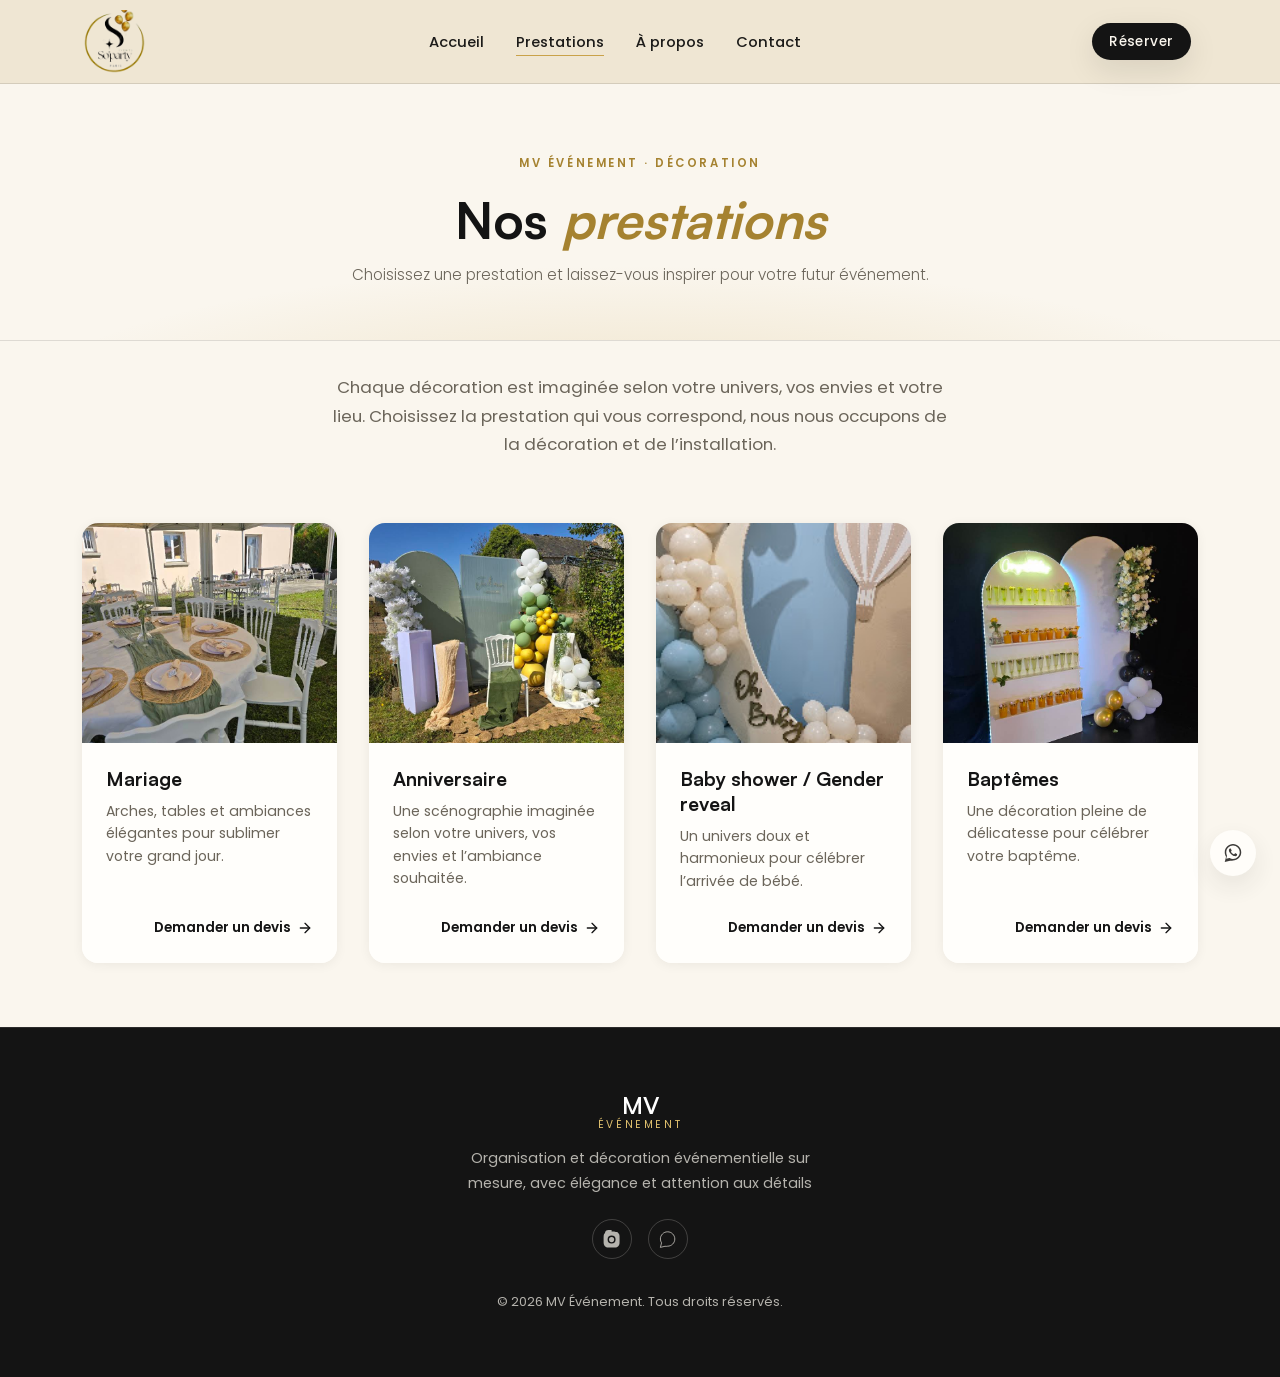
<file: prestations.html>
<!doctype html>
<html lang="fr">
  <head>
    <meta charset="UTF-8" />
    <meta name="viewport" content="width=device-width, initial-scale=1.0" />
    <title>Nos prestations — MV Événement | Décoration événementielle à Gignac-la-Nerthe</title>
    <meta name="description" content="Découvrez les prestations de MV Événement : décoration de mariages, anniversaires, baby showers, gender reveals et baptêmes. Choisissez votre prestation et laissez-vous inspirer." />
    <meta name="theme-color" content="#2a1a20" />

    <link rel="preconnect" href="https://fonts.googleapis.com" />
    <link rel="preconnect" href="https://fonts.gstatic.com" crossorigin />
    <link href="https://fonts.googleapis.com/css2?family=Cormorant+Garamond:ital,wght@0,400;0,500;0,600;1,500&family=Poppins:wght@300;400;500;600&display=swap" rel="stylesheet" />
    <link rel="stylesheet" href="https://fonts.googleapis.com/css2?family=Inter:wght@300;400;500;600;700&family=Playfair+Display:ital,wght@0,400;0,600;0,700;1,400&display=swap" />

    <link rel="stylesheet" href="style.css" />
  </head>
  <body>
    <a href="#main-content" class="skip-link">Aller au contenu principal</a>

    <!-- ============ HEADER ============ -->
    <header class="site-header" id="site-header">
      <div class="header__inner">
        <a href="index.html" class="logo" aria-label="MV Événement, retour à l'accueil">
          <img src="assets/images/logo.webp" alt="MV événements" />
        </a>

        <nav class="main-nav" id="main-nav" aria-label="Navigation principale">
          <ul class="main-nav__list">
            <li><a href="index.html" class="main-nav__link">Accueil</a></li>
            <li><a href="prestations.html" class="main-nav__link" aria-current="page">Prestations</a></li>
            <li><a href="about.html" class="main-nav__link">À propos</a></li>
            <li><a href="contact.html" class="main-nav__link">Contact</a></li>
          </ul>
        </nav>

        <div class="header__actions">
          <a href="devis.html" class="btn btn--gold btn--small header__cta">Réserver</a>
          <button type="button" class="burger" id="burger" aria-expanded="false" aria-controls="main-nav" aria-label="Ouvrir le menu">
            <span class="burger__bar"></span>
            <span class="burger__bar"></span>
            <span class="burger__bar"></span>
          </button>
        </div>
      </div>
    </header>

    <main id="main-content">
      <!-- ============ HERO (même structure que la galerie du Petit Atelier) ============ -->
      <section class="presta-hero">
        <span class="presta-hero__label">MV Événement · Décoration</span>
        <h1 class="presta-hero__title">Nos <em>prestations</em></h1>
        <p class="presta-hero__sub">Choisissez une prestation et laissez-vous inspirer pour votre futur événement.</p>
      </section>

      <!-- ============ PRESTATIONS : UNE CARD PAR PRESTATION ============ -->
      <section class="presta" aria-label="Nos prestations">
        <div class="container">
          <p class="presta__intro">
            Chaque décoration est imaginée selon votre univers, vos envies et votre lieu.
            Choisissez la prestation qui vous correspond, nous nous occupons de la décoration
            et de l’installation.
          </p>

          <!-- Pour ajouter une prestation : copie un bloc <article>, change l'image, le titre et le texte -->
          <div class="presta__grid">
            <article class="presta-card reveal">
              <div class="presta-card__image">
                <img
                  src="assets/images/prestation-mariage.webp"
                  alt="Décoration de mariage MV Événement"
                  loading="lazy"
                  onerror="this.parentElement.classList.add('is-placeholder')"
                />
              </div>
              <div class="presta-card__body">
                <h2 class="presta-card__title">Mariage</h2>
                <p class="presta-card__text">Arches, tables et ambiances élégantes pour sublimer votre grand jour.</p>
                <a href="devis.html" class="presta-card__link">
                  Demander un devis
                  <svg viewBox="0 0 24 24" aria-hidden="true"><path d="M5 12h14" /><path d="m12 5 7 7-7 7" /></svg>
                </a>
              </div>
            </article>

            <article class="presta-card reveal">
              <div class="presta-card__image">
                <img
                  src="assets/images/prestation-anniversaire.webp"
                  alt="Décoration d’anniversaire MV Événement"
                  loading="lazy"
                  onerror="this.parentElement.classList.add('is-placeholder')"
                />
              </div>
              <div class="presta-card__body">
                <h2 class="presta-card__title">Anniversaire</h2>
                <p class="presta-card__text">Une scénographie imaginée selon votre univers, vos envies et l’ambiance souhaitée.</p>
                <a href="devis.html" class="presta-card__link">
                  Demander un devis
                  <svg viewBox="0 0 24 24" aria-hidden="true"><path d="M5 12h14" /><path d="m12 5 7 7-7 7" /></svg>
                </a>
              </div>
            </article>

            <article class="presta-card reveal">
              <div class="presta-card__image">
                <img
                  src="assets/images/prestation-babyshower.webp"
                  alt="Décoration de baby shower et gender reveal MV Événement"
                  loading="lazy"
                  onerror="this.parentElement.classList.add('is-placeholder')"
                />
              </div>
              <div class="presta-card__body">
                <h2 class="presta-card__title">Baby shower / Gender reveal</h2>
                <p class="presta-card__text">Un univers doux et harmonieux pour célébrer l’arrivée de bébé.</p>
                <a href="devis.html" class="presta-card__link">
                  Demander un devis
                  <svg viewBox="0 0 24 24" aria-hidden="true"><path d="M5 12h14" /><path d="m12 5 7 7-7 7" /></svg>
                </a>
              </div>
            </article>

            <article class="presta-card reveal">
              <div class="presta-card__image">
                <img
                  src="assets/images/prestation-pro.webp"
                  alt="Décoration de baptême MV Événement"
                  loading="lazy"
                  onerror="this.parentElement.classList.add('is-placeholder')"
                />
              </div>
              <div class="presta-card__body">
                <h2 class="presta-card__title">Baptêmes</h2>
                <p class="presta-card__text">Une décoration pleine de délicatesse pour célébrer votre baptême.</p>
                <a href="devis.html" class="presta-card__link">
                  Demander un devis
                  <svg viewBox="0 0 24 24" aria-hidden="true"><path d="M5 12h14" /><path d="m12 5 7 7-7 7" /></svg>
                </a>
              </div>
            </article>
          </div>
        </div>
      </section>


    </main>

    <!-- ============ FOOTER ============ -->
    <footer class="site-footer">
      <div class="container site-footer__inner">
        <div class="site-footer__brand">
          <span class="logo__main">MV</span>
          <span class="logo__sub">Événement</span>
        </div>
        <p class="site-footer__tagline">Organisation et décoration événementielle sur mesure, avec élégance et attention aux détails</p>
        <div class="site-footer__socials">
          <a href="https://www.instagram.com/mv_evenement/" target="_blank" rel="noopener noreferrer" aria-label="Instagram MV Événement">
            <svg viewBox="0 0 24 24" aria-hidden="true"><path d="M12 2c2.7 0 3.06.01 4.12.06 1.06.05 1.79.22 2.43.47.66.26 1.22.6 1.77 1.15.55.55.9 1.11 1.15 1.77.25.64.42 1.37.47 2.43.05 1.06.06 1.42.06 4.12s-.01 3.06-.06 4.12c-.05 1.06-.22 1.79-.47 2.43a4.9 4.9 0 0 1-1.15 1.77 4.9 4.9 0 0 1-1.77 1.15c-.64.25-1.37.42-2.43.47-1.06.05-1.42.06-4.12.06s-3.06-.01-4.12-.06c-1.06-.05-1.79-.22-2.43-.47a4.9 4.9 0 0 1-1.77-1.15 4.9 4.9 0 0 1-1.15-1.77c-.25-.64-.42-1.37-.47-2.43C2.01 15.06 2 14.7 2 12s.01-3.06.06-4.12c.05-1.06.22-1.79.47-2.43.26-.66.6-1.22 1.15-1.77A4.9 4.9 0 0 1 5.45.53C6.09.28 6.82.11 7.88.06 8.94.01 9.3 0 12 0zm0 5a5 5 0 1 0 0 10 5 5 0 0 0 0-10zm0 8.2a3.2 3.2 0 1 1 0-6.4 3.2 3.2 0 0 1 0 6.4zm5.2-8.4a1.2 1.2 0 1 1-2.4 0 1.2 1.2 0 0 1 2.4 0z"/></svg>
          </a>
          <a href="https://wa.me/33652282930" target="_blank" rel="noopener noreferrer" aria-label="WhatsApp MV Événement">
            <svg viewBox="0 0 32 32" aria-hidden="true"><path d="M16.001 3C9.373 3 4 8.373 4 15c0 2.386.696 4.607 1.897 6.475L4 29l7.72-1.86A11.94 11.94 0 0 0 16 27c6.628 0 12-5.373 12-12S22.629 3 16.001 3z" fill="none" stroke="currentColor" stroke-width="1.5"/></svg>
          </a>
        </div>
        <p class="site-footer__copy">© <span id="current-year">2026</span> MV Événement. Tous droits réservés.</p>
      </div>
    </footer>

    <a href="https://wa.me/33652282930" target="_blank" rel="noopener noreferrer" class="whatsapp-float" aria-label="Contacter MV Événement sur WhatsApp">
      <svg viewBox="0 0 32 32" aria-hidden="true"><path d="M16.001 3C9.373 3 4 8.373 4 15c0 2.386.696 4.607 1.897 6.475L4 29l7.72-1.86A11.94 11.94 0 0 0 16 27c6.628 0 12-5.373 12-12S22.629 3 16.001 3zm0 21.8a9.76 9.76 0 0 1-4.98-1.363l-.357-.213-4.583 1.104 1.223-4.47-.232-.367A9.76 9.76 0 0 1 6.2 15c0-5.404 4.397-9.8 9.801-9.8 5.403 0 9.8 4.396 9.8 9.8 0 5.404-4.397 9.8-9.8 9.8zm5.377-7.34c-.294-.147-1.74-.859-2.01-.957-.27-.098-.466-.147-.663.147-.196.294-.76.957-.933 1.153-.172.196-.343.22-.637.073-.294-.147-1.24-.457-2.362-1.457-.873-.779-1.463-1.74-1.635-2.034-.172-.294-.018-.453.129-.6.132-.132.294-.343.441-.514.147-.172.196-.294.294-.49.098-.196.049-.367-.024-.514-.073-.147-.663-1.597-.909-2.187-.239-.574-.482-.497-.663-.506l-.564-.01c-.196 0-.514.073-.784.367-.27.294-1.03 1.006-1.03 2.455 0 1.448 1.055 2.848 1.202 3.044.147.196 2.076 3.17 5.032 4.444.703.303 1.251.484 1.679.62.705.224 1.347.192 1.854.117.566-.084 1.74-.712 1.985-1.4.245-.69.245-1.28.172-1.4-.073-.122-.269-.196-.563-.343z"/></svg>
    </a>

    <script src="script.js"></script>
  </body>
</html>
</file>
<file: style.css>
/* ==========================================================================
   SOPARTY EVENTS
   Feuille de style principale
   Toutes les couleurs, polices et espacements passent par les variables
   ci-dessous : modifie uniquement ces valeurs pour changer le style global.
   ========================================================================== */

@font-face {
  font-family: 'Satoshi';
  src: url(assets/fonts/Satoshi-Variable.woff2);
}

:root {
  /* Couleurs — thème clair, accent doré */
  --color-ink: #141414;
  --color-ink-light: #2c2a26;
  --color-cream: #faf6ee;
  --color-cream-dark: #efe6d3;
  --color-surface: #fffefb;
  --color-text: #1c1b19;
  --color-text-muted: #6b655a;
  --color-gold: #c9a24a;
  --color-gold-dark: #a58230;
  --color-gold-light: #e2c26f;
  --color-burgundy: #8c6d25;
  --color-white: #ffffff;
  --color-border: rgba(20, 20, 20, 0.12);

  /* Typographie */
  --font-display: 'Satoshi', serif;
  --font-body: "Poppins", "Segoe UI", sans-serif;

  --fs-h1: clamp(2.4rem, 5vw + 1rem, 4.6rem);
  --fs-h2: clamp(1.9rem, 3vw + 1rem, 3rem);
  --fs-h3: clamp(1.3rem, 1.5vw + 1rem, 1.6rem);
  --fs-body: 1rem;
  --fs-small: 0.875rem;

  /* Espacements */
  --space-xs: 0.5rem;
  --space-sm: 1rem;
  --space-md: 2rem;
  --space-lg: 4rem;
  --space-xl: 7rem;

  --container-width: 1180px;
  --radius-sm: 6px;
  --radius-md: 14px;
  --radius-full: 999px;

  --transition-fast: 0.2s ease;
  --transition-mid: 0.4s ease;
  --shadow-soft: 0 10px 30px rgba(20, 20, 20, 0.10);
  --shadow-strong: 0 20px 50px rgba(20, 20, 20, 0.22);

  --header-height: 84px;
  --mobile-header-height: 48px;
}

/* ==========================================================================
   RESET & BASE
   ========================================================================== */

*,
*::before,
*::after {
  box-sizing: border-box;
  margin: 0;
  padding: 0;
}

html {
  scroll-behavior: smooth;
  scroll-padding-top: var(--header-height);
}

@media (prefers-reduced-motion: reduce) {
  html {
    scroll-behavior: auto;
  }
  *,
  *::before,
  *::after {
    animation-duration: 0.01ms !important;
    animation-iteration-count: 1 !important;
    transition-duration: 0.01ms !important;
    scroll-behavior: auto !important;
  }
}

body {
  font-family: var(--font-body);
  font-size: var(--fs-body);
  line-height: 1.7;
  color: var(--color-text);
  background: var(--color-cream);
  overflow-x: hidden;
}

img {
  max-width: 100%;
  display: block;
}

a {
  color: inherit;
  text-decoration: none;
}

ul {
  list-style: none;
}

button {
  font-family: inherit;
  cursor: pointer;
  border: none;
  background: none;
  color: inherit;
}

svg {
  width: 1.2em;
  height: 1.2em;
  fill: currentColor;
}

/* Focus visible clair et cohérent partout */
a:focus-visible,
button:focus-visible,
input:focus-visible {
  outline: 2px solid var(--color-gold-dark);
  outline-offset: 3px;
  border-radius: var(--radius-sm);
}

.container {
  width: 100%;
  max-width: var(--container-width);
  margin-inline: auto;
  padding-inline: var(--space-md);
}

/* Lien d'évitement accessibilité */
.skip-link {
  position: absolute;
  top: -100px;
  inset-inline-start: var(--space-sm);
  background: var(--color-ink);
  color: var(--color-white);
  padding: 0.75rem 1.25rem;
  border-radius: var(--radius-sm);
  z-index: 1000;
  transition: top var(--transition-fast);
}

.skip-link:focus {
  top: var(--space-sm);
}

/* ==========================================================================
   TYPOGRAPHIE PARTAGÉE
   ========================================================================== */

   .highlight {
    color: var(--color-ink-light);
    position: relative;
    z-index: 0;
   }

   .highlight::after {
    content: "";
    width: 100%;
    height: 30%;
    bottom: 0;
    left: 0;
    translate: 0 -25%;
    position: absolute;
    background: var(--color-gold);
    z-index: -1;
    transform: scaleX(0);
    transform-origin: left;
    animation: highlight-show forwards 1s ease-out .8s;
   }

   @keyframes highlight-show {
    from {
      transform: scaleX(0%);
    }
    to {
      transform: scaleX(100%);
    }
   }

.eyebrow {
  font-family: var(--font-body);
  font-size: var(--fs-small);
  letter-spacing: 0.18em;
  text-transform: uppercase;
  color: var(--color-gold-light);
  font-weight: 600;
  margin-bottom: var(--space-xs);
}

.eyebrow--on-dark {
  color: var(--color-gold-light);
}

.section__title {
  font-family: var(--font-display);
  font-weight: 500;
  font-size: var(--fs-h2);
  line-height: 1.2;
  max-width: 20ch;
  margin-inline: auto;
  text-align: center;
}

.section__title--left {
  margin-inline: 0;
  text-align: start;
}

.section__title--on-dark {
  color: var(--color-white);
}

.divider {
  display: flex;
  justify-content: center;
  align-items: center;
  margin: var(--space-md) auto;
  width: 140px;
}

.divider span {
  flex: 1;
  height: 1px;
  background: var(--color-gold);
  position: relative;
}

.divider::before,
.divider::after {
  content: "";
  width: 6px;
  height: 6px;
  background: var(--color-gold);
  transform: rotate(45deg);
}

.divider::before {
  margin-inline-end: 10px;
}
.divider::after {
  margin-inline-start: 10px;
}

/* ==========================================================================
   BOUTONS
   ========================================================================== */

.btn {
  display: inline-flex;
  align-items: center;
  gap: 0.6em;
  font-family: var(--font-body);
  font-weight: 500;
  font-size: 0.95rem;
  letter-spacing: 0.03em;
  padding: 0.9em 2em;
  margin: 0 0.5em;
  border-radius: var(--radius-full);
  transition:
    background var(--transition-fast),
    color var(--transition-fast),
    transform var(--transition-fast),
    border-color var(--transition-fast);
}

.btn:hover {
  transform: translateY(-2px);
}

.btn--gold {
  background: var(--color-ink);
  color: var(--color-cream);
  box-shadow: var(--shadow-soft);
}

.btn--gold:hover {
  background: var(--color-gold-dark);
}

.btn--outline {
  border: 2px solid var(--color-gold);
  color: var(--color-cream);
  background: hsla(0, 0%, 0%, 0.05);
}

.btn--outline:hover {
  background: var(--color-gold);
  color: var(--color-ink);
}

.btn--small {
  padding: 0.5em 1.3em;
  font-size: 0.85rem;
}

/* ==========================================================================
   HEADER
   ========================================================================== */

.site-header {
  position: fixed;
  inset-inline: 0;
  top: 0;
  height: var(--header-height);
  z-index: 500;
  background: var(--color-cream-dark);
  backdrop-filter: blur(10px);
  border-bottom: 1px solid var(--color-border);
}

.header__inner {
  max-width: var(--container-width);
  margin-inline: auto;
  height: 100%;
  padding-inline: var(--space-md);
  display: flex;
  align-items: center;
  justify-content: space-between;
  gap: var(--space-md);
}

.logo {
  display: flex;
  flex-direction: column;
  line-height: 1.1;
}

.logo img {
  height: calc(var(--header-height) - 20px);
  filter: saturate(140%) brightness(85%);
}

.logo:not(:has(img)) {
  color: var(--color-ink-light);
  font-weight: 800;
  position: relative;
}

.logo:not(:has(img))::after {
  content: "";
  width: 85%;
  bottom: -6px;
  height: 3px;
  right: 0;
  position: absolute;
  background: var(--color-gold);
  transition: width var(--transition-fast);
}

.logo:not(:has(img)):hover::after {
  width: 110%;
}

.logo__main {
  font-family: var(--font-display);
  font-size: 1.5rem;
  font-weight: 600;
  color: var(--color-text);
}

.logo__sub {
  font-size: 0.65rem;
  letter-spacing: 0.25em;
  text-transform: uppercase;
  color: var(--color-gold-dark);
}

.main-nav__list {
  display: flex;
  gap: var(--space-md);
}

  .main-nav__cta-item {
    display: none;
  }

.main-nav__link {
  font-size: 0.92rem;
  font-weight: 500;
  position: relative;
  padding-block: 0.3em;
}

.main-nav__link::after {
  content: "";
  position: absolute;
  inset-inline: 0;
  bottom: 0;
  height: 1.5px;
  background: var(--color-gold);
  transform: scaleX(0);
  transition: transform var(--transition-fast);
}

.main-nav__link:hover::after,
.main-nav__link:focus-visible::after {
  transform: scaleX(1);
}

.header__actions {
  display: flex;
  align-items: center;
  gap: var(--space-sm);
}

.header__cta {
  white-space: nowrap;
}
 
.burger {
  display: none;
  flex-direction: column;
  gap: 5px;
  width: var(--mobile-header-height);
  height: var(--mobile-header-height);
  padding: 16px;
  background: var(--color-cream-dark);
  backdrop-filter: blur(4px);
  border-radius: var(--radius-sm);
  outline: 1px solid var(--color-border);
  box-shadow: var(--shadow-strong);
}

.burger__bar {
  height: 2px;
  width: 100%;
  background: var(--color-ink-light);
  transition:
    transform var(--transition-fast),
    opacity var(--transition-fast);
}

.burger[aria-expanded="true"] .burger__bar:nth-child(1) {
  transform: translateY(7px) rotate(45deg);
}
.burger[aria-expanded="true"] .burger__bar:nth-child(2) {
  opacity: 0;
}
.burger[aria-expanded="true"] .burger__bar:nth-child(3) {
  transform: translateY(-7px) rotate(-45deg);
}

/* ==========================================================================
   HERO
   ========================================================================== */

.hero {
  position: relative;
  min-height: 100vh;
  display: flex;
  flex-direction: column;
  align-items: left;
  justify-content: end;
  padding-top: var(--header-height);
  background: linear-gradient(
    160deg,
    var(--color-ink) 0%,
    var(--color-ink-light) 100%
  );
  overflow: hidden;
  padding: var(--space-lg);
}

.hero__image {
  position: absolute;
  inset: 0;
  width: 100%;
  height: 100%;
  object-fit: cover;
  object-position: center 25%;
}

.hero__overlay {
  position: absolute;
  inset: 0;
  background: linear-gradient(
    25deg,
    rgba(20, 20, 20, 0.75) 20%,
    transparent 100%
  );
}

.hero__content {
  position: relative;
  z-index: 2;
  text-align: left;
  padding-inline: var(--space-md);
  color: var(--color-white);
}

.hero__title {
  font-family: var(--font-display);
  font-size: clamp(2.2rem, 5.5vw, 4rem);
  font-weight: 400;
  line-height: 1.15;
  margin-block: var(--space-sm) var(--space-md);
  text-wrap: balance;
}

/* Mot animé façon "machine à écrire" dans le hero */
.hero__typewriter {
  display: inline-block;
  min-width: 0.5ch;
  color: var(--color-gold-light);
  font-style: normal;
  border-inline-end: 3px solid var(--color-gold-light);
  padding-inline-end: 4px;
  animation: hero-caret-blink 0.9s step-end infinite;
}

@keyframes hero-caret-blink {
  50% {
    border-color: transparent;
  }
}

.hero__btn {
  margin-top: var(--space-sm);
  background: var(--color-cream-dark);
  color: var(--color-ink);
  box-shadow: var(--shadow-soft);
}

/* ==========================================================================
   SECTIONS GÉNÉRIQUES
   ========================================================================== */

.section {
  padding-block: var(--space-xl);
}

.collections {
  background: var(--color-cream);
  overflow: hidden;
}

/* ==========================================================================
   COLLECTIONS — CARROUSEL
   ========================================================================== */

.carousel {
  position: relative;
  margin-top: var(--space-lg);
}

/* Flèches de navigation — masquées sur mobile (on garde le swipe tactile) */
.carousel__arrow {
  display: none;
  position: absolute;
  top: 50%;
  transform: translateY(-50%);
  z-index: 10;
  width: 48px;
  height: 48px;
  border-radius: var(--radius-full);
  border: 1.5px solid var(--color-border);
  background: rgba(20, 20, 20, 0.92);
  backdrop-filter: blur(8px);
  -webkit-backdrop-filter: blur(8px);
  cursor: pointer;
  align-items: center;
  justify-content: center;
  box-shadow: var(--shadow-soft);
  transition:
    background var(--transition-mid),
    border-color var(--transition-mid),
    box-shadow var(--transition-mid),
    transform var(--transition-mid);
}

.carousel__arrow svg {
  width: 20px;
  height: 20px;
  stroke: var(--color-gold-light);
  transition: stroke var(--transition-mid);
  fill: transparent;
}

.carousel__arrow:hover {
  background: var(--color-gold);
  border-color: var(--color-gold);
  box-shadow: var(--shadow-strong);
  transform: translateY(-50%) scale(1.08);
}

.carousel__arrow:hover svg {
  stroke: var(--color-ink);
}

.carousel__arrow:active {
  transform: translateY(-50%) scale(0.96);
}

.carousel__arrow--left {
  left: 4px;
}
.carousel__arrow--right {
  right: 4px;
}

.carousel__arrow.disabled {
  opacity: 0.3;
  pointer-events: none;
}

@media (min-width: 900px) {
  .carousel__arrow {
    display: flex;
  }
}

.carousel__track {
  display: flex;
  gap: var(--space-md);
  overflow-x: auto;
  scroll-snap-type: x mandatory;
  -webkit-overflow-scrolling: touch;
  padding: var(--space-sm) var(--space-xs) 0;
  margin-bottom: var(--space-md);
  scrollbar-width: none;
}

.carousel__track::-webkit-scrollbar {
  display: none;
}

/* Carte individuelle */
.card {
  flex: 0 0 280px;
  scroll-snap-align: start;
  background: var(--color-surface);
  border: 1px solid var(--color-border);
  border-radius: var(--radius-md);
  overflow: hidden;
  transition:
    transform var(--transition-mid),
    box-shadow var(--transition-mid);
  display: flex;
  flex-direction: column;
}

.card:hover {
  transform: translateY(-6px);
  box-shadow: var(--shadow-strong);
}

.card__image {
  width: 100%;
  height: 200px;
  overflow: hidden;
  position: relative;
  background: linear-gradient(
    135deg,
    var(--color-gold-light),
    var(--color-cream-dark)
  );
}

.card__image img {
  width: 100%;
  height: 100%;
  object-fit: cover;
  transition: transform 0.6s ease;
}

.card:hover .card__image img {
  transform: scale(1.06);
}

.card__image.is-placeholder::after {
  content: "✦";
  position: absolute;
  inset: 0;
  display: flex;
  align-items: center;
  justify-content: center;
  font-size: 2rem;
  color: var(--color-gold-light);
}

.card__body {
  padding: var(--space-md);
  display: flex;
  flex-direction: column;
  flex: 1;
}

.card__title {
  font-family: var(--font-display);
  font-size: 1.2rem;
  color: var(--color-gold-light);
  font-weight: 900;
  margin-bottom: 0.5rem;
}

.card__text {
  font-size: 0.88rem;
  color: var(--color-text-muted);
  line-height: 1.6;
  margin-bottom: var(--space-md);
  flex: 1;
}

.card__link {
  display: inline-flex;
  align-items: center;
  gap: 0.4rem;
  font-size: 0.85rem;
  font-weight: 600;
  color: var(--color-gold);
  width: fit-content;
  transition:
    gap var(--transition-mid),
    color var(--transition-mid);
}

.card__link:hover {
  gap: 0.7rem;
  color: var(--color-gold-light);
}

.card__link svg {
  width: 16px;
  height: 16px;
  transition: transform var(--transition-mid);
}

.card__link:hover svg {
  transform: translateX(3px);
}

/* ==========================================================================
   INSTAGRAM / VIDÉOS
   ========================================================================== */

.instagram {
  background: var(--color-cream-dark);
}

.instagram__grid {
  display: grid;
  grid-template-columns: repeat(4, 1fr);
  gap: var(--space-sm);
  margin-top: var(--space-lg);
}

.ig-card {
  display: flex;
  flex-direction: column;
  gap: 0.6em;
}

.ig-card__media {
  position: relative;
  aspect-ratio: 9 / 16;
  border-radius: var(--radius-md);
  overflow: hidden;
  background: linear-gradient(145deg, var(--color-ink), var(--color-ink-light));
  box-shadow: var(--shadow-soft);
}

.ig-card__video {
  width: 100%;
  height: 100%;
  object-fit: cover;
}

.ig-card__play {
  position: absolute;
  inset: 0;
  margin: auto;
  width: 56px;
  height: 56px;
  border-radius: 50%;
  background: rgba(250, 246, 238, 0.9);
  color: var(--color-ink);
  display: flex;
  align-items: center;
  justify-content: center;
  transition:
    transform var(--transition-fast),
    background var(--transition-fast);
}

.ig-card__play svg {
  width: 22px;
  height: 22px;
  margin-inline-start: 3px;
}

.ig-card__play:hover {
  transform: scale(1.08);
  background: var(--color-gold);
}

.ig-card__media.is-playing .ig-card__play {
  opacity: 0;
  pointer-events: none;
}

.ig-card__reel-link {
  display: inline-flex;
  align-items: center;
  justify-content: center;
  gap: 0.3em;
  font-size: 0.8rem;
  font-weight: 500;
  color: var(--color-gold-light);
  transition:
    color var(--transition-fast),
    gap var(--transition-fast);
}

.ig-card__reel-link:hover {
  gap: 0.5em;
  color: var(--color-gold);
}

.ig-card__reel-link svg {
  width: 14px;
  height: 14px;
}

.instagram__btn {
  display: flex;
  width: fit-content;
  margin: var(--space-lg) auto 0;
}

/* ==========================================================================
   NOTRE APPROCHE
   ========================================================================== */

.approach__inner {
  display: grid;
  grid-template-columns: 1fr 1fr;
  gap: var(--space-xl);
  align-items: center;
}

.approach__media {
  aspect-ratio: 4 / 5;
  border-radius: var(--radius-md);
  overflow: hidden;
  background: linear-gradient(
    135deg,
    var(--color-gold-light),
    var(--color-cream-dark)
  );
  box-shadow: var(--shadow-soft);
  position: relative;
}

.approach__media img {
  width: 100%;
  height: 100%;
  object-fit: cover;
}

.approach__media.is-placeholder::after {
  content: "✦";
  position: absolute;
  inset: 0;
  display: flex;
  align-items: center;
  justify-content: center;
  font-size: 3rem;
  color: var(--color-gold-light);
}

.approach__text {
  margin-block: var(--space-sm) var(--space-md);
  color: var(--color-text-muted);
  max-width: 55ch;
}

.approach__signature {
  font-family: var(--font-display);
  font-style: italic;
  font-size: 1.2rem;
  color: var(--color-gold-light);
}

/* ==========================================================================
   AVIS CLIENTS — style Trustindex
   ========================================================================== */

.reviews {
  background: var(--color-cream-dark);
}

.reviews__summary {
  display: flex;
  align-items: center;
  justify-content: center;
  gap: var(--space-sm);
  margin-top: var(--space-lg);
}

.reviews__score {
  font-family: var(--font-display);
  font-size: 3rem;
  font-weight: 700;
  line-height: 1;
  color: var(--color-gold-light);
}

.reviews__summary-details {
  text-align: start;
}

.reviews__summary-stars {
  color: var(--color-gold);
  letter-spacing: 0.15em;
  font-size: 1.1rem;
}

.reviews__summary-text {
  font-size: 0.85rem;
  color: var(--color-text-muted);
  margin-top: 0.2em;
}

.reviews__grid {
  display: flex;
  overflow-x: auto;
  scroll-snap-type: x mandatory;
  scrollbar-width: none;
  -ms-overflow-style: none;
  gap: var(--space-md);
  margin-top: var(--space-lg);
  padding-bottom: var(--space-md);
}

.reviews__grid::-webkit-scrollbar {
  display: none;
}

.review-card {
  flex: 0 1 85%;
  max-width: 600px;
  min-width: 280px;
  background: var(--color-surface);
  border: 1px solid var(--color-border);
  border-radius: var(--radius-md);
  padding: var(--space-md);
  box-shadow: var(--shadow-soft);
}

.review-card__top {
  display: flex;
  flex-direction: row;
  align-items: start;
  justify-content: space-between;
}

.review-card__header {
  display: flex;
  align-items: start;
  justify-content: left;
  gap: var(--space-xs);
  margin-bottom: var(--space-sm);
  flex-direction: column;
}

.review-card__avatar {
  flex-shrink: 0;
  width: 48px;
  height: 48px;
  border-radius: 50%;
  display: flex;
  align-items: center;
  justify-content: center;
  background: linear-gradient(
    135deg,
    var(--color-gold),
    var(--color-gold-dark)
  );
  color: var(--color-ink);
  font-family: var(--font-display);
  font-weight: 700;
  font-size: 1.1rem;
}

.review-card__identity {
  display: flex;
  flex-direction: row;
  gap: var(--space-sm);
}

.review-card__author {
  font-size: 1.05rem;
  font-weight: 600;
  color: var(--color-gold-light);
  margin-bottom: 0.15em;
}

.review-card__stars {
  color: var(--color-gold);
  letter-spacing: 0.15em;
  font-size: 1.4rem;
}

.review-card__text {
  font-family: var(--font-display);
  font-size: 1.3rem;
  font-style: italic;
  line-height: 1.5;
  text-align: auto;
}

.review-card__date {
  text-align: left;
  font-size: 0.85rem;
  color: var(--color-text-muted);
}

.reviews__google-icon svg {
  width: 1.8rem;
  height: 1.8rem;
}

.reviews__arrow {
  width: 42px;
  height: 42px;
  border-radius: 50%;
  border: 1px solid var(--color-border);
  display: flex;
  align-items: center;
  justify-content: center;
  transition: background var(--transition-fast);
}

.reviews__arrow:hover {
  background: var(--color-gold-light);
}

.reviews__dots {
  display: flex;
  gap: 0.5em;
}

.reviews__dot {
  width: 8px;
  height: 8px;
  border-radius: 50%;
  background: var(--color-border);
  transition:
    background var(--transition-fast),
    transform var(--transition-fast);
}

.reviews__dot.is-active {
  background: var(--color-gold);
  transform: scale(1.3);
}

/* ========================================================================== TRUST SECTION ========================================================================== */
.section.trust {
  display: flex;
  flex-direction: column;
  align-items: center;
  overflow: hidden;
} /* ---------- Carousel ---------- */
.logos {
  position: relative;
  width: 100%;
  overflow-x: auto;
  overflow-y: hidden;
  margin-top: var(--space-lg); /* Permet le scroll tactile sur mobile */
  touch-action: pan-x; /* Cache la scrollbar */
  scrollbar-width: none; /* Fondu sur les côtés */
  mask-image: linear-gradient(
    to right,
    transparent 0%,
    black 8%,
    black 92%,
    transparent 100%
  );
  -webkit-mask-image: linear-gradient(
    to right,
    transparent 0%,
    black 8%,
    black 92%,
    transparent 100%
  );
}
.logos::-webkit-scrollbar {
  display: none;
} /* ---------- Track ---------- */
.logos__track {
  display: flex;
  width: max-content;
  animation: logo-scroll 36s linear infinite;
  will-change: transform;
} /* Pause quand on passe dessus */
.logos:hover .logos__track {
  animation-play-state: paused;
} /* ---------- Groups ---------- */
.logos__group {
  display: flex;
  align-items: center;
  gap: clamp(3rem, 6vw, 7rem);
  padding-right: clamp(3rem, 6vw, 7rem);
  flex-shrink: 0;
} /* ---------- Logos ---------- */
.trust__image {
  width: 130px;
  height: 80px;
  object-fit: contain;
  filter: grayscale(100%);
  opacity: 0.55;
  transition:
    filter var(--transition-fast),
    opacity var(--transition-fast),
    transform var(--transition-fast);
  flex-shrink: 0;
}
.trust__image:hover {
  filter: grayscale(0%);
  opacity: 1;
  transform: scale(1.08);
} /* ---------- Animation ---------- */
@keyframes logo-scroll {
  from {
    transform: translateX(0);
  }
  to {
    transform: translateX(-50%);
  }
} /* ---------- Mobile ---------- */
@media (max-width: 768px) {
  .logos {
    /* * Sur mobile, on laisse l'utilisateur contrôler * le défilement avec son doigt. */
    overflow-x: auto; /* * On désactive l'animation automatique. * Le carousel devient un vrai scroll tactile. */
    mask-image: linear-gradient(
      to right,
      transparent 0%,
      black 5%,
      black 95%,
      transparent 100%
    );
    -webkit-mask-image: linear-gradient(
      to right,
      transparent 0%,
      black 5%,
      black 95%,
      transparent 100%
    );
  }
  .logos__track {
    animation: none;
  }
  .logos__group {
    gap: 3rem;
    padding-right: 3rem;
  }
  .trust__image {
    width: 105px;
    height: 65px;
  }
} /* ---------- Reduced motion ---------- */
@media (prefers-reduced-motion: reduce) {
  .logos__track {
    animation: none;
  }
}

/* ==========================================================================
   GALERIE
   ========================================================================== */

.gallery__slider {
  position: relative;
  margin-top: var(--space-lg);
  overflow: hidden;
  border-radius: var(--radius-md);
}

.gallery__track {
  display: flex;
  transition: transform var(--transition-mid);
}

.gallery__slide {
  flex: 0 0 100%;
  aspect-ratio: 16 / 9;
  background: transparent;
  position: relative;
}

.gallery__slide img {
  width: 100%;
  height: 100%;
  object-fit: cover;
  background: #c9a24a30;
}

.gallery__slide.is-placeholder::after {
  content: "Failed to load ressource";
  position: absolute;
  inset: 0;
  display: flex;
  align-items: center;
  justify-content: center;
  font-size: 3rem;
  color: var(--color-gold-light);
}

.gallery__arrow {
  position: absolute;
  top: 50%;
  transform: translateY(-50%);
  width: 46px;
  height: 46px;
  border-radius: 50%;
  background: var(--color-cream);
  display: flex;
  align-items: center;
  justify-content: center;
  box-shadow: var(--shadow-soft);
  transition: background var(--transition-fast);
}

.gallery__arrow svg {
  fill: var(--color-ink);
}

.gallery__arrow:hover {
  background: var(--color-gold);
}

.gallery__arrow--prev {
  inset-inline-start: var(--space-sm);
}
.gallery__arrow--next {
  inset-inline-end: var(--space-sm);
}

.gallery__cta {
  display: flex;
  justify-content: center;
  margin-top: var(--space-lg);
}

/* ==========================================================================
   CONTACT
   ========================================================================== */

.contact {
  background: var(--color-ink);
  text-align: center;
}

.contact__inner {
  display: flex;
  flex-direction: column;
  align-items: center;
  max-width: 640px;
}

.contact__text {
  color: rgba(250, 246, 238, 0.75);
  margin-block: var(--space-sm) var(--space-md);
}

.contact__btn-icon {
  width: 1.3em;
  height: 1.3em;
}

.contact__infos {
  margin-top: var(--space-lg);
  display: flex;
  gap: var(--space-lg);
  flex-wrap: wrap;
  justify-content: center;
  color: rgba(250, 246, 238, 0.75);
  font-size: 0.9rem;
}

.contact__infos li {
  display: flex;
  align-items: center;
  gap: 0.6em;
}

.contact__infos svg {
  color: var(--color-gold);
  flex-shrink: 0;
}

/* ==========================================================================
   FOOTER
   ========================================================================== */

.site-footer {
  background: var(--color-ink);
  border-top: 1px solid rgba(250, 246, 238, 0.1);
  padding-block: var(--space-lg);
  color: rgba(250, 246, 238, 0.7);
  text-align: center;
}

.site-footer__inner {
  display: flex;
  flex-direction: column;
  align-items: center;
  gap: var(--space-sm);
}

.site-footer__brand .logo__main {
  color: var(--color-white);
}

.site-footer__tagline {
  font-size: 0.9rem;
  max-width: 40ch;
}

.site-footer__socials {
  display: flex;
  gap: var(--space-sm);
  margin-top: var(--space-xs);
}

.site-footer__socials a {
  width: 40px;
  height: 40px;
  border-radius: 50%;
  border: 1px solid rgba(250, 246, 238, 0.2);
  display: flex;
  align-items: center;
  justify-content: center;
  transition:
    background var(--transition-fast),
    border-color var(--transition-fast);
}

.site-footer__socials a:hover {
  background: var(--color-gold);
  border-color: var(--color-gold);
  color: var(--color-ink);
}

.site-footer__copy {
  font-size: 0.8rem;
  margin-top: var(--space-sm);
}

/* ==========================================================================
   BOUTON WHATSAPP FLOTTANT
   ========================================================================== */

.whatsapp-float {
  position: fixed;
  bottom: 1.5rem;
  inset-inline-end: 1.5rem;
  width: 46px;
  height: 46px;
  border-radius: 50%;
  background: var(--color-surface);
  color: var(--color-text);
  display: flex;
  align-items: center;
  justify-content: center;
  box-shadow: var(--shadow-soft);
  opacity: 0.85;
  z-index: 400;
  transition:
    opacity var(--transition-fast),
    transform var(--transition-fast),
    background var(--transition-fast);
}

.whatsapp-float svg {
  width: 22px;
  height: 22px;
}

.whatsapp-float:hover {
  opacity: 1;
  transform: scale(1.08);
  background: #25d366;
  color: var(--color-white);
}

/* ==========================================================================
   REVEAL AU SCROLL
   ========================================================================== */

.reveal {
  opacity: 0;
  transform: translateY(24px);
  transition:
    opacity 0.7s ease,
    transform 0.7s ease;
}

.reveal.is-visible {
  opacity: 1;
  transform: translateY(0);
}

/* ==========================================================================
   RESPONSIVE
   ========================================================================== */

@media (max-width: 1024px) {
  .instagram__grid {
    grid-template-columns: repeat(2, 1fr);
  }
  .approach__inner {
    gap: var(--space-lg);
  }
}

@media (max-width: 860px) {
  .hero__content {
    padding: 16px;
    padding-bottom: 6rem;
  }
  .hero {
    padding: 0;
  }
  .logo {
    background: var(--color-cream-dark);
    padding: 0 var(--space-xs);
    height: var(--mobile-header-height);
    border-radius: var(--radius-sm);
    border: 1px solid var(--color-border);
    display: flex;
    align-items: center;
    justify-content: center;
  }
  .logo img {
    height: calc(var(--mobile-header-height) - 10px);
  }
  .site-header {
    background: transparent;
    border-bottom: none;
    backdrop-filter: none;
  }
  .main-nav {
    position: fixed;
    top: 0;
    padding-top: var(--mobile-header-height);
    inset-inline: 0;
    background: var(--color-cream);
    border-bottom: 1px solid var(--color-border);
    transform: translateY(-8px);
    opacity: 0;
    visibility: hidden;
    transition:
      transform var(--transition-fast),
      opacity var(--transition-fast),
      visibility var(--transition-fast);
    min-height: 50vh;
  }

  body:has(.main-nav.is-open) main {
    filter: brightness(70%);
  }
  .main-nav.is-open {
    transform: translateY(0);
    opacity: 1;
    visibility: visible;
    box-shadow: var(--shadow-strong);
    backdrop-filter: brightness(80%);
  }

  .main-nav__list {
    flex-direction: column;
    padding: var(--space-md);
    text-align: center;
    height: 100%;
  }

  .main-nav.is-open .bottom-shape {
    clip-path: polygon(0% 0%, 0% 5%, 100% 100%, 100% 0%);
    background: var(--color-cream);
    height: 10vh;
    width: 100vw;
    position: absolute;
    bottom: -10vh;
  }

  .main-nav__cta-item {
    display: block;
  }

  .header__cta {
    display: none;
  }

  .burger {
    display: flex;
  }

  .approach__inner {
    grid-template-columns: 1fr;
  }

  .approach__media {
    max-width: 420px;
    margin-inline: auto;
  }
}

@media (max-width: 640px) {
  :root {
    --space-xl: 4.5rem;
    --space-lg: 2.5rem;
  }

  .instagram__grid {
    grid-template-columns: repeat(2, 1fr);
  }

  .reviews__summary {
    flex-direction: column;
    gap: 0.3em;
  }

  .reviews__summary-details {
    text-align: center;
  }

  .contact__infos {
    flex-direction: column;
    gap: var(--space-sm);
  }
}

/* ==========================================================================
   À PROPOS
   ========================================================================== */

/* ---------- NOTRE HISTOIRE ---------- */

.about-story {
  background: var(--color-surface);
}

.about-story__inner {
  display: grid;
  grid-template-columns: 0.9fr 1.1fr;
  gap: var(--space-xl);
  align-items: center;
}

.about-story__content {
  max-width: 560px;
}

.about-story__text {
  color: var(--color-text-muted);
  margin-bottom: var(--space-sm);
  max-width: 55ch;
}

.divider--left {
  justify-content: flex-start;
  margin-inline: 0;
}

.about-story__media {
  position: relative;
  aspect-ratio: 4 / 5;
  border-radius: var(--radius-md);
  overflow: hidden;
  background: var(--color-cream-dark);
  box-shadow: var(--shadow-soft);
}

.about-story__media img {
  width: 100%;
  height: 100%;
  object-fit: cover;
  transition: transform 0.7s ease;
}

.about-story__media:hover img {
  transform: scale(1.03);
}

.about-story__media.is-placeholder::after {
  content: "✦";
  position: absolute;
  inset: 0;
  display: flex;
  align-items: center;
  justify-content: center;
  font-size: 3rem;
  color: var(--color-gold-light);
}

.about-story__caption {
  position: absolute;
  left: var(--space-md);
  right: var(--space-md);
  bottom: var(--space-md);
  display: flex;
  justify-content: space-between;
  gap: var(--space-sm);
  align-items: center;
  padding: 0.8rem 1rem;
  border-radius: var(--radius-full);
  background: rgba(255, 254, 251, 0.9);
  backdrop-filter: blur(8px);
  font-size: 0.75rem;
  color: var(--color-text);
}

.about-story__caption span:last-child {
  color: var(--color-gold-dark);
}


/* ---------- NOTRE VISION ---------- */

.about-vision {
  background: var(--color-cream-dark);
}

.about-vision__header {
  max-width: 760px;
  margin-inline: auto;
  text-align: center;
}

.about-vision__intro {
  max-width: 62ch;
  margin: 0 auto;
  color: var(--color-text-muted);
}

.about-values {
  display: grid;
  grid-template-columns: repeat(3, 1fr);
  gap: var(--space-md);
  margin-top: var(--space-xl);
}

.about-value {
  padding: var(--space-md);
  background: var(--color-surface);
  border: 1px solid var(--color-border);
  border-radius: var(--radius-md);
  box-shadow: var(--shadow-soft);
}

.about-value__number {
  display: block;
  margin-bottom: var(--space-md);
  font-family: var(--font-display);
  font-size: 2rem;
  line-height: 1;
  color: var(--color-gold);
}

.about-value h3 {
  margin-bottom: 0.5rem;
  font-family: var(--font-display);
  font-size: var(--fs-h3);
  font-weight: 600;
  color: var(--color-text);
}

.about-value p {
  color: var(--color-text-muted);
  font-size: 0.9rem;
  line-height: 1.7;
}


/* ---------- NOTRE FAÇON DE TRAVAILLER ---------- */

.about-process {
  background: var(--color-surface);
}

.about-process__header {
  text-align: center;
}

.process {
  display: grid;
  grid-template-columns: repeat(3, 1fr);
  gap: var(--space-lg);
  margin-top: var(--space-xl);
}

.process__item {
  position: relative;
  padding-top: var(--space-md);
  border-top: 1px solid var(--color-gold);
}

.process__number {
  display: block;
  margin-bottom: var(--space-md);
  font-family: var(--font-display);
  font-size: 2.5rem;
  color: var(--color-gold);
  line-height: 1;
}

.process__content h3 {
  margin-bottom: 0.5rem;
  font-family: var(--font-display);
  font-size: var(--fs-h3);
  font-weight: 600;
}

.process__content p {
  color: var(--color-text-muted);
  font-size: 0.9rem;
  max-width: 35ch;
}


/* ---------- CTA ---------- */

.about-cta {
  background:
    linear-gradient(
      135deg,
      var(--color-ink) 0%,
      var(--color-ink-light) 100%
    );
  color: var(--color-white);
}

.about-cta__inner {
  text-align: center;
  max-width: 760px;
}

.about-cta .section__title {
  color: var(--color-white);
  max-width: 18ch;
}

.about-cta .eyebrow {
  color: var(--color-gold-light);
}

.about-cta__text {
  max-width: 58ch;
  margin: var(--space-md) auto var(--space-lg);
  color: rgba(255, 255, 255, 0.75);
}


/* ---------- RESPONSIVE ---------- */

@media (max-width: 800px) {
  .about-story__inner {
    grid-template-columns: 1fr;
    gap: var(--space-lg);
  }

  .about-story__content {
    max-width: none;
  }

  .about-story__media {
    aspect-ratio: 4 / 3;
  }

  .about-values,
  .process {
    grid-template-columns: 1fr;
    gap: var(--space-sm);
  }

  .about-value {
    display: grid;
    grid-template-columns: auto 1fr;
    gap: var(--space-md);
    align-items: start;
  }

  .about-value__number {
    margin: 0;
  }

  .process {
    margin-top: var(--space-lg);
  }

  .process__item {
    display: grid;
    grid-template-columns: 70px 1fr;
    gap: var(--space-sm);
    padding-top: var(--space-sm);
  }

  .process__number {
    margin: 0;
  }

  .about-story__caption {
    flex-direction: column;
    align-items: flex-start;
    border-radius: var(--radius-md);
  }
}

/* ==========================================================================
   AJOUTS PAGE À PROPOS — à coller tout en bas de style.css
   ========================================================================== */

/* ---------- Hero de page (plus court que celui de l'accueil) ---------- */

.hero--page {
  min-height: 70svh;
  padding-bottom: var(--space-lg);
}

.hero--page .hero__title {
  font-family: var(--font-display);
  font-weight: 600;
}

/* Le mot surligné était sombre sur fond sombre : on le passe en blanc */
.hero--page .highlight {
  color: var(--color-white);
}

.hero--page .highlight::after {
  height: 35%;
}

.hero__subtitle {
  max-width: 52ch;
  margin-inline: auto;
  color: rgba(255, 255, 255, 0.85);
  font-size: 1.1rem;
}

/* ---------- Navigation : page courante ---------- */

.main-nav__link[aria-current="page"]::after {
  transform: scaleX(1);
}

/* ---------- Lisibilité ---------- */

/* Meilleur contraste des petits titres sur fond clair */
.about-story .eyebrow,
.about-vision .eyebrow,
.about-process .eyebrow {
  color: var(--color-burgundy);
}


/* La liste ordonnée du process ne doit pas afficher ses puces */
ol.process {
  list-style: none;
}

/* ---------- CTA : le bouton doré était invisible (sombre sur sombre) ---------- */

.about-cta .btn {
  margin: 0;
}

.about-cta .btn--gold {
  background: var(--color-gold);
  color: var(--color-ink);
}

.about-cta .btn--gold:hover {
  background: var(--color-cream);
}

.about-cta .btn--outline {
  color: var(--color-white);
}

.about-cta__actions {
  display: flex;
  flex-wrap: wrap;
  justify-content: center;
  gap: var(--space-sm);
}

/* ---------- Footer : logo Soparty / Events empilé ---------- */

.site-footer__brand {
  display: flex;
  flex-direction: column;
  align-items: center;
  line-height: 1.1;
}

.site-footer__brand .logo__sub {
  color: var(--color-gold-light);
}

/* ==========================================================================
   DEMANDE DE DEVIS
   À coller tout en bas de style.css, EN REMPLACEMENT du bloc
   « DEMANDE DE DEVIS » existant (.devis__section / .devis__form-wrapper).
   ========================================================================== */

.devis__section {
  display: flex;
  flex-direction: column;
  align-items: center;
  background: var(--color-cream);
  padding-top: calc(var(--header-height) + var(--space-lg));
}

.devis__intro {
  max-width: 52ch;
  margin: var(--space-sm) auto var(--space-lg);
  text-align: center;
  color: var(--color-text-muted);
}

/* ---------- Carte : image + formulaire ---------- */

.devis__form-wrapper {
  display: grid;
  grid-template-columns: 0.8fr 1.2fr;
  width: min(100% - 2 * var(--space-md), 1080px);
  background: var(--color-surface);
  border: 1px solid var(--color-border);
  border-radius: var(--radius-md);
  box-shadow: var(--shadow-soft);
  overflow: hidden;
}

.devis__image {
  width: 100%;
  height: 100%;
  min-height: 320px;
  object-fit: cover;
  background: linear-gradient(
    135deg,
    var(--color-gold-light),
    var(--color-cream-dark)
  );
}

/* ---------- Formulaire ---------- */

.devis {
  display: flex;
  flex-direction: column;
  gap: var(--space-sm);
  padding: var(--space-md);
}

.devis__required-note {
  font-size: 0.8rem;
  color: var(--color-text-muted);
}

.devis__row {
  display: grid;
  grid-template-columns: 1fr 1fr;
  gap: var(--space-sm);
}

.devis__field {
  display: flex;
  flex-direction: column;
  gap: 0.35rem;
  min-width: 0;
}

.devis__label {
  font-size: 0.85rem;
  font-weight: 500;
  color: var(--color-text);
}

.devis__label span,
.devis__consent span span,
.devis__required-note span {
  color: var(--color-burgundy);
}

.devis input[type="text"],
.devis input[type="tel"],
.devis input[type="date"],
.devis input[type="email"],
.devis select,
.devis textarea {
  width: 100%;
  font: inherit;
  font-size: 0.95rem;
  color: var(--color-text);
  background: var(--color-cream);
  border: 1px solid var(--color-border);
  border-radius: var(--radius-sm);
  padding: 0.75em 1em;
  transition:
    border-color var(--transition-fast),
    background var(--transition-fast);
}

.devis textarea {
  resize: vertical;
  min-height: 7rem;
}

.devis input::placeholder,
.devis textarea::placeholder {
  color: var(--color-text-muted);
  opacity: 0.7;
}

.devis input:hover,
.devis select:hover,
.devis textarea:hover {
  border-color: var(--color-gold);
}

.devis input:focus-visible,
.devis select:focus-visible,
.devis textarea:focus-visible {
  outline: 2px solid var(--color-gold-dark);
  outline-offset: 2px;
  background: var(--color-white);
}

/* Erreur : seulement une fois que la personne a touché au champ */
.devis input:user-invalid,
.devis select:user-invalid,
.devis textarea:user-invalid {
  border-color: var(--color-burgundy);
}

/* ---------- Consentement ---------- */

.devis__consent {
  display: flex;
  align-items: flex-start;
  gap: 0.7rem;
  font-size: 0.82rem;
  line-height: 1.5;
  color: var(--color-text-muted);
  cursor: pointer;
}

.devis__consent input {
  flex-shrink: 0;
  width: 1.1rem;
  height: 1.1rem;
  margin-top: 0.2rem;
  accent-color: var(--color-gold-dark);
  cursor: pointer;
}

.devis__consent a {
  color: var(--color-gold-dark);
  text-decoration: underline;
  text-underline-offset: 3px;
}

.devis__consent a:hover {
  color: var(--color-burgundy);
}

/* ---------- Bouton ---------- */

.devis__submit {
  align-self: flex-start;
  justify-content: center;
  margin: var(--space-xs) 0 0;
}

/* ---------- Responsive ---------- */

@media (max-width: 860px) {
  .devis__form-wrapper {
    grid-template-columns: 1fr;
  }

  .devis__image {
    height: 220px;
    min-height: 0;
  }
}

@media (max-width: 560px) {
  .devis__row {
    grid-template-columns: 1fr;
  }

  .devis {
    padding: var(--space-sm);
  }

  .devis__submit {
    align-self: stretch;
  }
}

/* ==========================================================================
   PAGE CONTACT — FAQ
   À coller tout en bas de style.css (après le bloc « DEMANDE DE DEVIS »).
   Le formulaire réutilise les classes .devis__* déjà présentes.
   ========================================================================== */

.faq {
  background: var(--color-cream-dark);
}

.faq__header {
  display: flex;
  flex-direction: column;
  align-items: center;
  text-align: center;
}

.faq .eyebrow {
  color: var(--color-burgundy);
  padding: 0.35em 1.1em;
  border-radius: var(--radius-full);
  background: rgba(255, 254, 251, 0.7);
  margin-bottom: var(--space-sm);
}

.faq__subtitle {
  margin-top: var(--space-sm);
  color: var(--color-gold-dark);
  font-size: 1.1rem;
}

/* ---------- Liste ---------- */

.faq__list {
  display: grid;
  gap: 0.8rem;
  width: min(100% - 2 * var(--space-md), 780px);
  margin: var(--space-lg) auto 0;
}

.faq__item {
  background: var(--color-surface);
  border: 1px solid var(--color-border);
  border-radius: var(--radius-md);
  transition:
    background var(--transition-mid),
    border-color var(--transition-mid),
    box-shadow var(--transition-mid);
}

.faq__item:hover {
  border-color: var(--color-gold);
}

.faq__item[open] {
  background: var(--color-cream);
  border-color: var(--color-gold);
  box-shadow: var(--shadow-soft);
}

/* ---------- Question (summary natif : clavier + lecteurs d'écran OK) ---------- */

.faq__question {
  display: flex;
  align-items: center;
  justify-content: space-between;
  gap: var(--space-sm);
  padding: 1.1rem 1.4rem;
  cursor: pointer;
  list-style: none;
  font-family: var(--font-display);
  font-size: 1.3rem;
  font-weight: 600;
  line-height: 1.3;
  color: var(--color-text);
  border-radius: var(--radius-md);
}

.faq__question::-webkit-details-marker {
  display: none;
}

.faq__question:focus-visible {
  outline: 2px solid var(--color-gold-dark);
  outline-offset: 3px;
}

.faq__icon {
  flex-shrink: 0;
  width: 36px;
  height: 36px;
  display: flex;
  align-items: center;
  justify-content: center;
  border-radius: 50%;
  border: 1px solid var(--color-border);
  color: var(--color-gold-dark);
  transition:
    transform var(--transition-mid),
    background var(--transition-mid),
    color var(--transition-mid),
    border-color var(--transition-mid);
}

.faq__icon svg {
  width: 18px;
  height: 18px;
}

.faq__item:hover .faq__icon {
  border-color: var(--color-gold);
}

.faq__item[open] .faq__icon {
  transform: rotate(180deg);
  background: var(--color-gold-dark);
  border-color: var(--color-gold-dark);
  color: var(--color-white);
}

/* ---------- Réponse ---------- */

.faq__answer {
  padding: 0 1.4rem 1.3rem;
  color: var(--color-text-muted);
  font-size: 0.95rem;
  line-height: 1.75;
  max-width: 64ch;
}

.faq__answer a {
  color: var(--color-gold-dark);
  text-decoration: underline;
  text-underline-offset: 3px;
}

.faq__answer a:hover {
  color: var(--color-burgundy);
}

.faq__item[open] .faq__answer {
  animation: faq-reveal 0.35s ease both;
}

@keyframes faq-reveal {
  from {
    opacity: 0;
    transform: translateY(-6px);
  }
  to {
    opacity: 1;
    transform: translateY(0);
  }
}

/* ---------- Lien de fin ---------- */

.faq__more {
  margin-top: var(--space-md);
  text-align: center;
  color: var(--color-text-muted);
}

.faq__more a {
  color: var(--color-text);
  font-weight: 500;
  text-decoration: underline;
  text-underline-offset: 4px;
  transition: color var(--transition-fast);
}

.faq__more a:hover {
  color: var(--color-gold-dark);
}

/* ---------- Mobile ---------- */

@media (max-width: 560px) {
  .faq__question {
    padding: 1rem;
    font-size: 1.15rem;
  }

  .faq__answer {
    padding: 0 1rem 1.1rem;
  }

  .faq__icon {
    width: 32px;
    height: 32px;
  }
}

/* ==========================================================================
   PAGE NOS COLLECTIONS — onglets de filtrage + galerie
   À coller tout en bas de style.css (ou à garder en fichier séparé
   chargé après style.css, comme dans prestations.html).
   ========================================================================== */

/* Hero un peu plus court que celui des autres pages */
.hero--compact {
  min-height: 48svh;
  padding-bottom: var(--space-md);
}

/* ---------- Barre d'onglets (collée sous le header) ---------- */

.filters {
  position: sticky;
  top: var(--header-height);
  z-index: 100;
  background: var(--color-surface);
  border-bottom: 1px solid var(--color-border);
}

.filters__list {
  display: flex;
  max-width: var(--container-width);
  margin-inline: auto;
  overflow-x: auto;
  scrollbar-width: none;
  scroll-snap-type: x proximity;
}

.filters__list::-webkit-scrollbar {
  display: none;
}

.filters__tab {
  flex: 1 0 auto;
  scroll-snap-align: center;
  padding: 1.1rem 1.5rem;
  font-size: 0.82rem;
  font-weight: 600;
  letter-spacing: 0.12em;
  text-transform: uppercase;
  white-space: nowrap;
  color: var(--color-text-muted);
  border-bottom: 3px solid transparent;
  transition:
    color var(--transition-fast),
    border-color var(--transition-fast);
}

.filters__tab:hover {
  color: var(--color-text);
}

.filters__tab[aria-selected="true"] {
  color: var(--color-ink);
  border-bottom-color: var(--color-gold-dark);
}

.filters__tab:focus-visible {
  outline-offset: -4px;
}

/* ---------- Mobile : filtres en menu déroulant ---------- */

.filters__toggle {
  display: none;
}

@media (max-width: 700px) {
  .filters__toggle {
    display: flex;
    align-items: center;
    gap: var(--space-sm);
    width: 100%;
    padding: 0.9rem var(--space-md);
    font-size: 0.9rem;
    text-align: start;
    color: var(--color-text-muted);
  }

  .filters__burger svg:hover {
    color: var(--color-text);
  }

  .filters__toggle strong {
    color: var(--color-ink);
    font-weight: 600;
  }

  .filters__burger {
    display: flex;
    flex-direction: column;
    gap: 4px;
    width: 22px;
    flex-shrink: 0;
  }

  .filters__burger span {
    height: 2px;
    background: var(--color-text);
    transition:
      transform var(--transition-fast),
      opacity var(--transition-fast);
  }

  .filters__toggle[aria-expanded="true"] .filters__burger span:nth-child(1) {
    transform: translateY(6px) rotate(45deg);
  }
  .filters__toggle[aria-expanded="true"] .filters__burger span:nth-child(2) {
    opacity: 0;
  }
  .filters__toggle[aria-expanded="true"] .filters__burger span:nth-child(3) {
    transform: translateY(-6px) rotate(-45deg);
  }

  /* La liste devient un panneau qui se déplie sous la barre */
  .filters__list {
    position: absolute;
    top: 100%;
    inset-inline: 0;
    flex-direction: column;
    overflow: visible;
    background: var(--color-surface);
    border-bottom: 1px solid var(--color-border);
    box-shadow: var(--shadow-soft);
    opacity: 0;
    visibility: hidden;
    transform: translateY(-8px);
    transition:
      opacity var(--transition-fast),
      transform var(--transition-fast),
      visibility var(--transition-fast);
  }

  .filters__list.is-open {
    opacity: 1;
    visibility: visible;
    transform: translateY(0);
  }

  .filters__tab {
    flex: none;
    padding: 1rem var(--space-md);
    text-align: start;
    font-size: 0.8rem;
    border-bottom: 0;
    border-left: 3px solid transparent;
  }

  .filters__tab[aria-selected="true"] {
    border-left-color: var(--color-gold-dark);
    background: var(--color-cream);
  }
}

/* ---------- Galerie ---------- */

.collection {
  background: var(--color-cream);
  padding-block: var(--space-lg) var(--space-xl);
}

.collection__intro {
  text-align: center;
  max-width: 56ch;
  margin: 0 auto var(--space-lg);
  color: var(--color-text-muted);
  min-height: 3.4em;
}

.collection__grid {
  display: grid;
  grid-template-columns: 1fr;
  gap: var(--space-sm);
}

@media (min-width: 700px) {
  .collection__grid {
    grid-template-columns: repeat(2, 1fr);
    gap: var(--space-md);
  }
}

@media (min-width: 1000px) {
  .collection__grid {
    grid-template-columns: repeat(3, 1fr);
  }
}

.collection__item {
  position: relative;
  aspect-ratio: 4 / 5;
  border-radius: var(--radius-md);
  overflow: hidden;
  background: linear-gradient(
    135deg,
    var(--color-gold-light),
    var(--color-cream-dark)
  );
  box-shadow: var(--shadow-soft);
}

.collection__item[hidden] {
  display: none;
}

.collection__item img {
  width: 100%;
  height: 100%;
  object-fit: cover;
  transition: transform 0.6s ease;
}

.collection__item:hover img {
  transform: scale(1.04);
}

/* Étiquette de la prestation, visible sur la vue « Tout » */
.collection__tag {
  position: absolute;
  inset: auto var(--space-sm) var(--space-sm) auto;
  padding: 0.3em 0.9em;
  border-radius: var(--radius-full);
  background: rgba(255, 254, 251, 0.9);
  backdrop-filter: blur(6px);
  font-size: 0.72rem;
  font-weight: 500;
  color: var(--color-text);
}

.collection[data-active]:not([data-active="all"]) .collection__tag {
  display: none;
}

/* Image manquante : on affiche un petit motif à la place */
.collection__item.is-placeholder::after {
  content: "404 : Not found";
  position: absolute;
  inset: 0;
  display: flex;
  align-items: center;
  justify-content: center;
  font-size: 2.5rem;
  color: var(--color-cream);
}

/* Animation seulement quand on change de filtre (réponse à l'action) */
.collection__item.is-entering {
  animation: collection-enter 0.45s ease both;
}

@keyframes collection-enter {
  from {
    opacity: 0;
    transform: translateY(14px);
  }
  to {
    opacity: 1;
    transform: translateY(0);
  }
}

@media (prefers-reduced-motion: reduce) {
  .collection__item.is-entering {
    animation: none;
  }
}

/* ---------- Appel à l'action ---------- */

.collection__cta {
  display: flex;
  flex-direction: column;
  align-items: center;
  gap: var(--space-sm);
  margin-top: var(--space-lg);
  text-align: center;
  color: var(--color-text-muted);
}

.collection__cta .btn {
  margin: 0;
}

/* ==========================================================================
   PAGE PRESTATIONS — hero clair + une card par prestation
   (le filtrage + la galerie en dessous réutilisent le bloc « PAGE NOS COLLECTIONS »)
   ========================================================================== */

/* ---------- Hero clair (titre centré, mot en italique) ---------- */

.page-hero {
  padding: calc(var(--header-height) + 4rem) 0 4rem;
  text-align: center;
  background: linear-gradient(180deg, var(--color-surface) 0%, var(--color-cream) 100%);
}

.page-hero__eyebrow {
  margin-bottom: var(--space-sm);
  /* plus foncé que l'eyebrow standard pour rester lisible sur fond clair */
  color: var(--color-burgundy);
  color: color-mix(in srgb, var(--color-burgundy) 80%, var(--color-ink));
}

.page-hero__title {
  font-family: var(--font-display);
  font-size: clamp(2.4rem, 6vw, 3.6rem);
  font-weight: 700;
  line-height: 1.1;
  color: var(--color-ink);
  text-wrap: balance;
}

.page-hero__title em {
  font-style: italic;
  font-weight: 400;
  color: var(--color-gold-dark);
}

.page-hero__subtitle {
  max-width: 42ch;
  margin: var(--space-md) auto 0;
  font-size: clamp(1.05rem, 0.8rem + 1vw, 1.3rem);
  font-weight: 300;
  line-height: 1.7;
  color: var(--color-text);
  text-wrap: balance;
}

/* ---------- Cards des prestations ---------- */

.presta {
  background: var(--color-cream);
  padding-block: var(--space-md) var(--space-lg);
}

.presta__intro {
  max-width: 56ch;
  margin: 0 auto var(--space-lg);
  text-align: center;
  font-size: 1.05rem;
  color: var(--color-text-muted);
}

.presta__grid {
  display: grid;
  grid-template-columns: 1fr;
  gap: var(--space-md);
}

@media (min-width: 760px) {
  .presta__grid {
    grid-template-columns: repeat(2, 1fr);
  }
}

.presta-card {
  position: relative; /* sert d'ancre à la zone cliquable du lien */
  display: flex;
  flex-direction: column;
  background: var(--color-surface);
  border: 1px solid var(--color-border);
  border-radius: var(--radius-md);
  overflow: hidden;
  box-shadow: var(--shadow-soft);
  transition:
    transform var(--transition-mid),
    box-shadow var(--transition-mid);
}

.presta-card:hover {
  transform: translateY(-4px);
  box-shadow: var(--shadow-strong);
}

.presta-card__image {
  position: relative;
  aspect-ratio: 16 / 10;
  overflow: hidden;
  background: linear-gradient(135deg, var(--color-gold-light), var(--color-cream-dark));
}

.presta-card__image img {
  width: 100%;
  height: 100%;
  object-fit: cover;
  transition: transform 0.6s ease;
}

.presta-card:hover .presta-card__image img {
  transform: scale(1.05);
}

.presta-card__image.is-placeholder::after {
  content: "✦";
  position: absolute;
  inset: 0;
  display: flex;
  align-items: center;
  justify-content: center;
  font-size: 2rem;
  color: var(--color-cream);
}

.presta-card__body {
  display: flex;
  flex-direction: column;
  flex: 1;
  padding: var(--space-md);
}

.presta-card__title {
  margin-bottom: 0.5rem;
  font-family: var(--font-display);
  font-size: clamp(1.6rem, 1rem + 1.5vw, 2rem);
  font-weight: 600;
  line-height: 1.2;
  color: var(--color-ink);
}

.presta-card__text {
  flex: 1;
  margin-bottom: var(--space-md);
  font-size: 0.95rem;
  line-height: 1.7;
  color: var(--color-text-muted);
}

.presta-card__link {
  align-self: flex-end;
  display: inline-flex;
  align-items: center;
  gap: 0.5rem;
  font-size: 0.95rem;
  font-weight: 500;
  color: var(--color-ink);
  transition:
    gap var(--transition-mid),
    color var(--transition-mid);
}

/* Toute la card est cliquable, avec un seul lien pour les lecteurs d'écran */
.presta-card__link::after {
  content: "";
  position: absolute;
  inset: 0;
}

.presta-card__link svg {
  width: 18px;
  height: 18px;
  fill: none;
  stroke: currentColor;
  stroke-width: 2;
  stroke-linecap: round;
  stroke-linejoin: round;
}

.presta-card:hover .presta-card__link {
  gap: 0.8rem;
  color: var(--color-gold-dark);
}

/* ---------- Titre de la galerie (au-dessus des onglets) ---------- */

.presta-gallery-head {
  background: var(--color-surface);
  padding-block: var(--space-lg) var(--space-xs);
  text-align: center;
}

.presta-gallery-head .eyebrow {
  color: var(--color-burgundy);
  color: color-mix(in srgb, var(--color-burgundy) 80%, var(--color-ink));
}

.presta-gallery-head .divider {
  margin-bottom: var(--space-sm);
}

/* ==========================================================================
   À PROPOS — histoire dépliable (remplace le long bloc de texte)
   ========================================================================== */

.about-more {
  margin-top: var(--space-md);
  border-top: 1px solid var(--color-border);
}

.about-more__item {
  border-bottom: 1px solid var(--color-border);
}

.about-more__summary {
  display: flex;
  align-items: center;
  justify-content: space-between;
  gap: var(--space-sm);
  padding: 1rem 0;
  list-style: none;
  cursor: pointer;
  font-family: var(--font-display);
  font-size: 1.4rem;
  font-weight: 600;
  line-height: 1.3;
  color: var(--color-ink);
  transition: color var(--transition-fast);
}

.about-more__summary::-webkit-details-marker {
  display: none;
}

.about-more__summary::after {
  content: "";
  flex-shrink: 0;
  width: 0.55rem;
  height: 0.55rem;
  border-right: 2px solid var(--color-gold-dark);
  border-bottom: 2px solid var(--color-gold-dark);
  transform: translateY(-2px) rotate(45deg);
  transition: transform var(--transition-fast);
}

.about-more__item[open] > .about-more__summary::after {
  transform: translateY(2px) rotate(-135deg);
}

.about-more__summary:hover {
  color: var(--color-gold-dark);
}

.about-more__summary:focus-visible {
  outline: 2px solid var(--color-gold-dark);
  outline-offset: 2px;
  border-radius: var(--radius-sm);
}

.about-more__body {
  padding-bottom: var(--space-xs);
  animation: about-more-open 0.35s ease;
}

@keyframes about-more-open {
  from {
    opacity: 0;
    transform: translateY(-6px);
  }
  to {
    opacity: 1;
    transform: none;
  }
}

/* Desktop : la photo reste en haut et suit la lecture quand on déplie un bloc */
@media (min-width: 801px) {
  .about-story__inner {
    align-items: start;
  }

  .about-story__media {
    position: sticky;
    top: calc(var(--header-height) + var(--space-md));
  }
}

/* ==========================================================================
   PAGE PRESTATIONS — hero et cards alignés sur Le Petit Atelier
   À coller tout en bas de style.css (après le bloc « À PROPOS — histoire
   dépliable »). Ces règles passent après les anciennes : elles les remplacent
   visuellement sans rien casser. Une fois collé, tu peux supprimer à ta
   convenance l'ancien .page-hero, l'ancien .presta__grid et les anciens
   .presta-card* du bloc « PAGE PRESTATIONS ».
   ========================================================================== */

/* ---------- Hero : même structure que la galerie du Petit Atelier ---------- */

.presta-hero {
  position: relative;
  isolation: isolate;
  overflow: hidden;
  padding: calc(var(--header-height) + 64px) 24px 52px;
  text-align: center;
  background: var(--color-cream);
  border-bottom: 1px solid var(--color-border);
}

/* Halo en bas du hero (derrière le texte) */
.presta-hero::after {
  content: "";
  position: absolute;
  inset: 0;
  z-index: -1;
  background: radial-gradient(
    ellipse 70% 60% at 50% 120%,
    color-mix(in srgb, var(--color-gold) 22%, transparent) 0%,
    transparent 70%
  );
  pointer-events: none;
}

.presta-hero__label {
  display: inline-block;
  margin-bottom: 16px;
  font-size: 0.72rem;
  font-weight: 600;
  letter-spacing: 0.22em;
  text-transform: uppercase;
  color: var(--color-gold-dark);
}

.presta-hero__title {
  margin-bottom: 14px;
  font-family: var(--font-display);
  font-size: clamp(2rem, 5vw, 3.2rem);
  font-weight: 700;
  line-height: 1.15;
  color: var(--color-ink);
}

.presta-hero__title em {
  font-style: italic;
  color: var(--color-gold-dark);
}

.presta-hero__sub {
  font-size: 0.95rem;
  font-weight: 300;
  color: var(--color-text-muted);
}

/* ---------- Grille : 1 colonne → 2 colonnes → 4 colonnes ---------- */

.presta__grid {
  display: grid;
  grid-template-columns: 1fr;
  gap: 2rem;
}

@media (min-width: 600px) {
  .presta__grid {
    grid-template-columns: repeat(2, 1fr);
  }
}

@media (min-width: 1180px) {
  .presta__grid {
    grid-template-columns: repeat(4, 1fr);
  }
}

/* ---------- Card : même rendu que celles du Petit Atelier ---------- */

.presta-card {
  position: relative; /* ancre de la zone cliquable du lien */
  display: flex;
  flex-direction: column;
  background: var(--color-surface);
  border: 0;
  border-radius: 16px;
  overflow: hidden;
  box-shadow: 0 2px 12px rgba(0, 0, 0, 0.06);
  /* opacity : sert à l'apparition au scroll (classe .reveal) */
  transition:
    opacity 0.7s ease,
    transform var(--transition-mid),
    box-shadow var(--transition-mid);
}

.presta-card:hover {
  transform: translateY(-6px);
  box-shadow: 0 8px 30px rgba(0, 0, 0, 0.1);
}

.presta-card__image {
  position: relative;
  width: 100%;
  height: 200px;
  aspect-ratio: auto;
  overflow: hidden;
  background: linear-gradient(135deg, var(--color-gold-light), var(--color-cream-dark));
}

@media (min-width: 900px) {
  .presta-card__image {
    height: 220px;
  }
}

.presta-card__image img {
  width: 100%;
  height: 100%;
  object-fit: cover;
  transition: transform 0.6s ease;
}

.presta-card:hover .presta-card__image img {
  transform: scale(1.06);
}

.presta-card__image.is-placeholder::after {
  content: "✦";
  position: absolute;
  inset: 0;
  display: flex;
  align-items: center;
  justify-content: center;
  font-size: 2rem;
  color: var(--color-cream);
}

.presta-card__body {
  display: flex;
  flex-direction: column;
  flex: 1;
  padding: 1.5rem;
  background: var(--color-surface);
}

.presta-card__title {
  margin-bottom: 0.5rem;
  font-family: var(--font-display);
  font-size: 1.2rem;
  font-weight: 700;
  line-height: 1.3;
  color: var(--color-ink);
}

.presta-card__text {
  flex: 1;
  margin-bottom: 1.5rem;
  font-size: 0.88rem;
  line-height: 1.6;
  color: var(--color-text-muted);
}

.presta-card__link {
  align-self: flex-end;
  display: inline-flex;
  align-items: center;
  gap: 0.4rem;
  font-size: 0.85rem;
  font-weight: 600;
  color: var(--color-ink);
  transition:
    gap var(--transition-mid),
    color var(--transition-mid);
}

/* Toute la card reste cliquable, avec un seul lien pour les lecteurs d'écran */
.presta-card__link::after {
  content: "";
  position: absolute;
  inset: 0;
}

.presta-card__link svg {
  width: 16px;
  height: 16px;
  fill: none;
  stroke: currentColor;
  stroke-width: 2;
  stroke-linecap: round;
  stroke-linejoin: round;
  transition: transform var(--transition-mid);
}

.presta-card:hover .presta-card__link {
  gap: 0.7rem;
  color: var(--color-gold-dark);
}

.presta-card:hover .presta-card__link svg {
  transform: translateX(3px);
}
</file>
